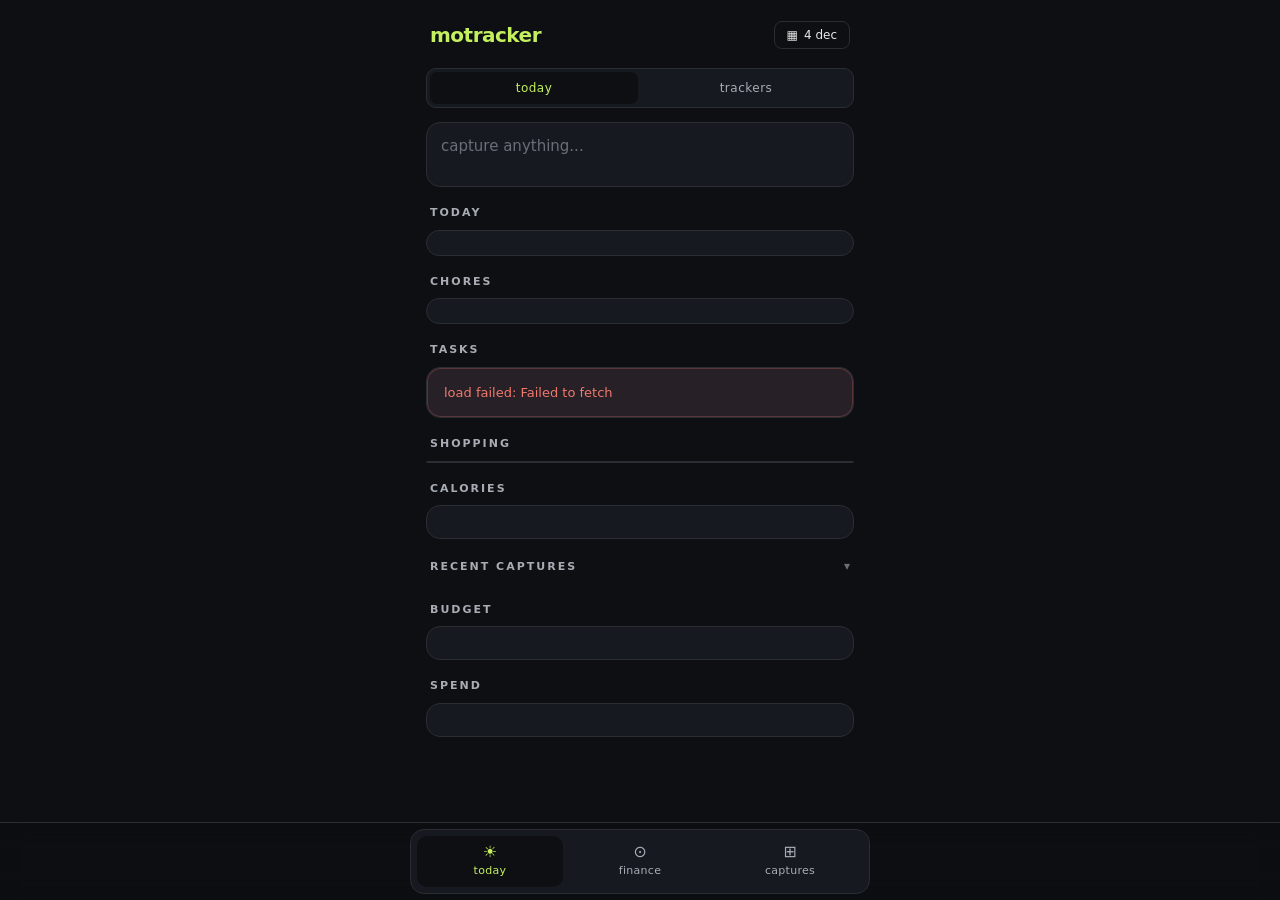
<file: index.html>
<!DOCTYPE html>
<html lang="en">
<head>
<meta charset="UTF-8" />
<meta name="viewport" content="width=device-width, initial-scale=1.0, viewport-fit=cover" />
<meta name="theme-color" content="#0d0f12" />
<title>Motracker — today</title>
<link rel="stylesheet" href="./nav.css" />
<script src="./nav.js" defer></script>
<style>
  :root {
    --bg: #0d0f12;
    --surface: #161a20;
    --surface-hover: #1c2026;
    --border: #22262c;
    --border-strong: #2a2d33;
    --text: #e8e8e8;
    --text-dim: #a8acb4;
    --text-faint: #6a6e76;
    --accent: #c4f060;
    --accent-dim: #9bb84c;
    --spend: #f0a955;
    --spend-dim: #ba7517;
    --danger: #f0796e;
    --danger-bg: rgba(240, 121, 110, 0.15);
    --edit: #85b7eb;
    --edit-bg: rgba(55, 138, 221, 0.15);
    --radius: 14px;
  }
  * { box-sizing: border-box; margin: 0; padding: 0; -webkit-tap-highlight-color: transparent; }
  html, body { background: var(--bg); }
  body {
    font-family: 'Inter', -apple-system, BlinkMacSystemFont, system-ui, sans-serif;
    color: var(--text);
    padding: 16px 16px 80px;
    max-width: 460px;
    margin: 0 auto;
    font-size: 15px;
    line-height: 1.5;
    min-height: 100vh;
  }

  header {
    display: flex; align-items: baseline; justify-content: space-between;
    margin-bottom: 18px; padding: 4px 4px 0;
  }
  header h1 { font-size: 20px; font-weight: 600; letter-spacing: -0.5px; color: var(--accent); }
  header h1.past { color: var(--edit); }
  .header-right { display: flex; align-items: baseline; gap: 14px; }
  .header-right .date {
    font-size: 13px; color: var(--text-dim); letter-spacing: 0.3px;
    cursor: pointer; padding: 2px 6px; border-radius: 6px;
    border: 1px solid transparent;
    transition: border-color 0.15s, background 0.15s;
  }
  .header-right .date:active { background: var(--surface-hover); border-color: var(--border-strong); }
  .header-right .date.past {
    color: var(--edit); border-color: rgba(55, 138, 221, 0.3);
    background: rgba(55, 138, 221, 0.05);
  }
  .header-right .nav { font-size: 13px; color: var(--text-faint); text-decoration: none; }
  .header-right .nav:hover { color: var(--accent); }
  .back-today {
    display: none;
    margin-bottom: 14px;
    padding: 8px 12px;
    background: rgba(55, 138, 221, 0.08);
    border: 1px solid rgba(55, 138, 221, 0.25);
    border-radius: 8px;
    color: var(--edit);
    font-size: 13px;
    text-align: center;
    text-decoration: none;
    cursor: pointer;
  }
  .back-today.show { display: block; }

  .capture {
    background: var(--surface); border: 1px solid var(--border-strong);
    border-radius: var(--radius); padding: 12px 14px; margin-bottom: 18px;
    transition: border-color 0.15s;
  }
  .capture:focus-within { border-color: var(--accent); }
  .capture textarea {
    width: 100%; border: none; background: transparent; color: var(--text);
    font-family: inherit; font-size: 15px; line-height: 1.5; resize: none;
    outline: none; min-height: 22px; max-height: 200px; overflow-y: auto;
  }
  .capture textarea::placeholder { color: var(--text-faint); }
  .capture-bar {
    display: flex; justify-content: space-between; align-items: center;
    margin-top: 10px; height: 0; overflow: hidden; transition: height 0.2s;
  }
  .capture:focus-within .capture-bar,
  .capture.has-text .capture-bar { height: 32px; }
  .capture-bar .hint { font-size: 12px; color: var(--text-faint); }
  .capture-bar button {
    background: var(--accent); color: var(--bg); border: none; border-radius: 8px;
    padding: 6px 14px; font-family: inherit; font-size: 13px; font-weight: 600; cursor: pointer;
  }
  .capture-bar button:disabled {
    background: var(--border-strong); color: var(--text-faint); cursor: not-allowed;
  }

  section { margin-bottom: 18px; }
  .section-head {
    display: flex; align-items: baseline; justify-content: space-between; padding: 0 4px 8px;
    cursor: default;
    -webkit-user-select: none; user-select: none;
  }
  .section-head.collapsible { cursor: pointer; }
  .section-head h2 {
    font-size: 11px; font-weight: 600; letter-spacing: 2px;
    text-transform: uppercase; color: var(--text-dim);
  }
  .section-head .count { font-size: 12px; color: var(--text-faint); }
  .section-head .chevron {
    font-size: 12px; color: var(--text-faint);
    transition: transform 0.2s; display: inline-block;
  }
  .section-head .chevron.open { transform: rotate(180deg); }

  /* trackers */
  .trackers {
    background: var(--surface); border: 1px solid var(--border-strong);
    border-radius: var(--radius); padding: 12px;
    display: grid; grid-template-columns: 1fr 1fr; gap: 8px;
  }
  .tracker {
    background: var(--bg); border: 1px solid var(--border);
    border-radius: 10px; padding: 10px 12px;
    display: flex; flex-direction: column; gap: 6px;
    min-height: 64px; -webkit-user-select: none; user-select: none;
  }
  .tracker.span-2 { grid-column: 1 / -1; }
  .tracker-label {
    font-size: 10px; font-weight: 600; letter-spacing: 1.5px;
    text-transform: uppercase; color: var(--text-faint);
  }
  .tracker-row { display: flex; align-items: center; justify-content: space-between; gap: 8px; }
  .tracker-val { font-size: 18px; font-weight: 600; color: var(--text); font-variant-numeric: tabular-nums; }
  .tracker-val .unit { font-size: 11px; color: var(--text-faint); font-weight: 400; margin-left: 4px; letter-spacing: 0.5px; }
  .tracker-val.over { color: var(--spend); }
  .tracker-val.bad  { color: var(--danger); }
  .tracker-val.good { color: var(--accent); }

  .tracker-btn {
    background: var(--surface-hover); border: 1px solid var(--border-strong);
    color: var(--text); border-radius: 8px;
    width: 32px; height: 32px; font-size: 18px; font-weight: 500;
    display: flex; align-items: center; justify-content: center;
    cursor: pointer; padding: 0;
  }
  .tracker-btn:active { background: var(--border-strong); }
  .tracker-btn.minus { color: var(--text-faint); }

  .tracker-toggle {
    display: flex; align-items: center; justify-content: center;
    width: 28px; height: 28px; border-radius: 8px;
    border: 1.5px solid var(--border-strong); background: transparent;
    cursor: pointer; flex-shrink: 0;
  }
  .tracker-toggle.on {
    background: var(--accent); border-color: var(--accent);
    color: var(--bg);
  }
  .tracker-toggle.on::after { content: "✓"; font-weight: 700; font-size: 16px; }

  .tracker.past .tracker-btn,
  .tracker.past .tracker-toggle { pointer-events: none; opacity: 0.65; }

  /* chores: decay bars with tap-to-reset */
  .chores {
    background: var(--surface); border: 1px solid var(--border-strong);
    border-radius: var(--radius); padding: 12px;
    display: flex; flex-direction: column; gap: 10px;
  }
  .chore-row {
    display: flex; align-items: center; gap: 10px;
    -webkit-user-select: none; user-select: none;
  }
  .chore-label {
    flex: 0 0 70px;
    font-size: 12px; color: var(--text); font-weight: 500;
    letter-spacing: 0.3px;
  }
  .chore-bar-wrap {
    flex: 1;
    height: 10px; background: var(--border);
    border-radius: 5px; overflow: hidden;
    position: relative;
    cursor: pointer;
  }
  .chore-bar-fill {
    height: 100%; border-radius: 5px;
    transition: width 0.4s ease-out, background 0.3s;
  }
  .chore-bar-fill.fresh   { background: var(--accent); }
  .chore-bar-fill.warning { background: var(--spend); }
  .chore-bar-fill.stale   { background: var(--danger); }
  .chore-sub {
    flex: 0 0 60px;
    font-size: 11px; color: var(--text-faint);
    text-align: right; font-variant-numeric: tabular-nums;
  }
  .chore-reset {
    background: var(--surface-hover); border: 1px solid var(--border-strong);
    color: var(--text); border-radius: 6px;
    width: 30px; height: 26px; font-size: 14px;
    display: flex; align-items: center; justify-content: center;
    cursor: pointer; padding: 0; flex-shrink: 0;
  }
  .chore-reset:active { background: var(--border-strong); }
  .chores.past .chore-bar-wrap,
  .chores.past .chore-reset { pointer-events: none; opacity: 0.65; }

  .list {
    background: var(--surface); border: 1px solid var(--border-strong);
    border-radius: var(--radius); overflow: hidden;
  }
  .list.hidden { display: none; }
  .list-item {
    display: flex; align-items: flex-start; gap: 12px;
    padding: 14px 16px; border-bottom: 1px solid var(--border);
    cursor: pointer;
    transition: background 0.1s, transform 0.5s ease-out, border-color 0.5s ease-out;
    -webkit-user-select: none; user-select: none;
    -webkit-touch-callout: none;
    position: relative;
  }
  .list-item:last-child { border-bottom: none; }
  .list-item:active { background: var(--surface-hover); }
  .list-item.optimistic { opacity: 0.55; }

  /* shared long-press visual states */
  .long-pressable {
    -webkit-user-select: none; user-select: none;
    -webkit-touch-callout: none;
    position: relative;
  }
  .long-pressable.pressing {
    background: var(--danger-bg);
    transform: scale(0.98);
    transition: background 0.5s ease-out, transform 0.5s ease-out;
  }
  .long-pressable.armed { background: var(--danger-bg); }
  .long-pressable.armed:active { background: var(--danger-bg); }

  .action-bar { display: flex; align-items: center; gap: 8px; width: 100%; flex-wrap: wrap; }
  .action-text { flex: 1; min-width: 100px; font-size: 14px; color: var(--text-dim); }
  .action-btn {
    border: none;
    padding: 6px 14px; border-radius: 6px; font-size: 13px; font-weight: 600;
    cursor: pointer; letter-spacing: 0.3px;
    font-family: inherit;
  }
  .action-btn.edit { background: var(--edit); color: #fff; }
  .action-btn.delete { background: var(--danger); color: #fff; }
  .action-btn.cancel {
    background: transparent; color: var(--text-dim);
    border: 1px solid var(--border-strong);
  }
  .food-entry .action-text,
  .spend-entry .action-text { font-size: 13px; }
  .food-entry .action-btn,
  .spend-entry .action-btn { padding: 5px 10px; font-size: 12px; }

  .checkbox {
    width: 20px; height: 20px; border: 1.5px solid var(--text-faint);
    border-radius: 6px; flex-shrink: 0; margin-top: 1px;
    display: flex; align-items: center; justify-content: center; transition: all 0.15s;
  }
  .list-item.done .checkbox { background: var(--accent); border-color: var(--accent); }
  .list-item.done .checkbox::after {
    content: "✓"; color: var(--bg); font-size: 14px; font-weight: 700; line-height: 1;
  }
  .item-body { flex: 1; min-width: 0; }
  .item-text { font-size: 15px; line-height: 1.4; word-wrap: break-word; }
  .item-meta {
    display: flex; flex-wrap: wrap; gap: 6px; margin-top: 6px;
    font-size: 12px; color: var(--text-dim); align-items: center;
  }
  .item-meta:empty { display: none; }
  .deadline { color: var(--accent-dim); font-weight: 500; padding: 2px 4px; }
  .deadline.overdue { color: var(--danger); }
  .age { color: var(--text-faint); font-style: italic; padding: 2px 4px; }

  .tag {
    padding: 2px 8px; border-radius: 10px;
    font-size: 11px; font-weight: 500; letter-spacing: 0.2px;
    border: 1px solid transparent;
  }
  .tag-work     { background: rgba(55, 138, 221, 0.12); color: #85b7eb; border-color: rgba(55, 138, 221, 0.25); }
  .tag-health   { background: rgba(99, 153, 34, 0.12);  color: #c0dd97; border-color: rgba(99, 153, 34, 0.25); }
  .tag-finance  { background: rgba(186, 117, 23, 0.12); color: #f0a955; border-color: rgba(186, 117, 23, 0.3); }
  .tag-mhc      { background: rgba(216, 90, 48, 0.12);  color: #f0997b; border-color: rgba(216, 90, 48, 0.3); }
  .tag-urgent   { background: rgba(226, 75, 74, 0.15);  color: #f09595; border-color: rgba(226, 75, 74, 0.35); }
  .tag-personal { background: rgba(29, 158, 117, 0.12); color: #5dcaa5; border-color: rgba(29, 158, 117, 0.25); }
  .tag-growth   { background: rgba(127, 119, 221, 0.15); color: #afa9ec; border-color: rgba(127, 119, 221, 0.3); }
  .tag-fusi     { background: rgba(212, 83, 126, 0.12); color: #ed93b1; border-color: rgba(212, 83, 126, 0.3); }
  .tag-default  { background: var(--border); color: var(--text-dim); border-color: var(--border-strong); }

  .route {
    font-size: 10px; padding: 2px 8px; border-radius: 10px;
    font-weight: 500; letter-spacing: 0.3px;
    border: 1px solid transparent; white-space: nowrap; flex-shrink: 0;
  }
  .route-tasks    { background: rgba(55, 138, 221, 0.12); color: #85b7eb; border-color: rgba(55, 138, 221, 0.25); }
  .route-shopping { background: rgba(29, 158, 117, 0.12); color: #5dcaa5; border-color: rgba(29, 158, 117, 0.25); }
  .route-calories { background: rgba(196, 240, 96, 0.12); color: #c4f060; border-color: rgba(196, 240, 96, 0.25); }
  .route-spend    { background: rgba(186, 117, 23, 0.12); color: #f0a955; border-color: rgba(186, 117, 23, 0.3); }
  .route-tobacco  { background: rgba(216, 90, 48, 0.12); color: #f0997b; border-color: rgba(216, 90, 48, 0.3); }
  .route-metric   { background: rgba(168, 172, 180, 0.12); color: var(--text-dim); border-color: var(--border-strong); }
  .route-note     { background: rgba(127, 119, 221, 0.15); color: #afa9ec; border-color: rgba(127, 119, 221, 0.3); }
  .route-reminder { background: rgba(212, 83, 126, 0.12); color: #ed93b1; border-color: rgba(212, 83, 126, 0.3); }
  .route-entry    { background: var(--border); color: var(--text-faint); border-color: var(--border-strong); }
  .route-multi    { background: rgba(168, 172, 180, 0.12); color: var(--text-dim); border-color: var(--border-strong); }

  .source {
    display: inline-flex; align-items: center; gap: 4px;
    padding: 3px 8px 3px 6px;
    border-radius: 10px;
    font-size: 11px; font-weight: 500; letter-spacing: 0.3px;
    border: 1px solid var(--border-strong);
    background: transparent; color: var(--text-dim);
    flex-shrink: 0; margin-top: 1px; white-space: nowrap;
  }
  .source-icon { font-size: 11px; line-height: 1; }
  .source-capture  .source-icon { color: var(--accent); }
  .source-gcal     .source-icon { color: #85b7eb; }
  .source-bank     .source-icon { color: #f0a955; }
  .source-chat     .source-icon { color: #afa9ec; }
  .source-gmail    .source-icon { color: #f09595; }
  .source-manual   .source-icon { color: var(--text-dim); }
  .source-revolut  .source-icon { color: #afa9ec; }
  .source-erste    .source-icon { color: #f0a955; }

  .list-item.done .item-text {
    color: var(--text-faint); text-decoration: line-through; text-decoration-color: var(--text-faint);
  }
  .list-item.done .item-meta { opacity: 0.5; }
  .list-item.done .source { opacity: 0.45; }

  .empty {
    padding: 18px 16px; text-align: center; font-size: 13px;
    color: var(--text-faint); font-style: italic;
  }
  .loading {
    padding: 18px 16px; text-align: center; font-size: 13px;
    color: var(--text-faint);
  }
  .error-msg {
    padding: 14px 16px; font-size: 13px; color: var(--danger);
    background: rgba(240, 121, 110, 0.08); border: 1px solid rgba(240, 121, 110, 0.25);
    border-radius: var(--radius);
  }


  /* BUDGET widget (cycle-aware "left to spend today") */
  .budget {
    background: var(--surface); border: 1px solid var(--border-strong);
    border-radius: var(--radius); padding: 16px;
  }
  .budget-hero {
    display: flex; align-items: baseline; justify-content: space-between;
    margin-bottom: 4px;
  }
  .budget-hero-label {
    font-size: 11px; font-weight: 600; letter-spacing: 1.5px;
    text-transform: uppercase; color: var(--text-dim);
  }
  .budget-hero-gap {
    font-size: 12px; font-weight: 500; color: var(--text-faint);
    font-variant-numeric: tabular-nums;
  }
  .budget-hero-gap.over { color: var(--spend); }
  .budget-amount {
    font-size: 28px; font-weight: 600; color: var(--accent);
    letter-spacing: -0.4px; font-variant-numeric: tabular-nums;
    margin-bottom: 2px; line-height: 1.15;
  }
  .budget-amount.over { color: var(--spend); }
  .budget-amount .unit {
    font-size: 14px; font-weight: 400; color: var(--text-dim);
    margin-left: 4px; letter-spacing: 0;
  }
  .budget-sub {
    font-size: 12px; color: var(--text-faint); margin-bottom: 12px;
    font-variant-numeric: tabular-nums;
  }
  .budget-bar {
    height: 6px; background: var(--border); border-radius: 3px;
    overflow: hidden; position: relative; margin-bottom: 10px;
  }
  .budget-bar-fill {
    height: 100%; background: var(--accent); border-radius: 3px;
    transition: width 0.4s ease-out;
  }
  .budget-bar-fill.over { background: var(--spend); }
  .budget-cycle-mark {
    position: absolute; top: -2px; bottom: -2px; width: 2px;
    background: var(--text-faint); opacity: 0.6;
  }
  .budget-foot {
    display: flex; justify-content: space-between;
    font-size: 12px; color: var(--text-dim);
    font-variant-numeric: tabular-nums;
  }
  .budget-foot .cycle-day { color: var(--text); font-weight: 500; }
  .budget-foot .today-spent { color: var(--spend-dim); }

  .metric {
    background: var(--surface); border: 1px solid var(--border-strong);
    border-radius: var(--radius); padding: 16px;
  }
  .metric-head {
    display: flex; justify-content: space-between; align-items: baseline; margin-bottom: 12px;
  }
  .metric-current {
    font-size: 22px; font-weight: 600; color: var(--text);
    letter-spacing: -0.3px; font-variant-numeric: tabular-nums;
  }
  .metric-current .unit {
    font-size: 13px; font-weight: 400; color: var(--text-dim);
    margin-left: 4px; letter-spacing: 0;
  }
  .metric-pct {
    font-size: 15px; font-weight: 600; color: var(--accent);
    font-variant-numeric: tabular-nums;
  }
  .metric-pct.spend-color { color: var(--spend); }
  .metric-pct.over { color: var(--danger); }
  .bar { height: 8px; background: var(--border); border-radius: 4px; overflow: hidden; position: relative; }
  .bar-fill { height: 100%; background: var(--accent); border-radius: 4px; transition: width 0.4s ease-out; }
  .bar-fill.spend-color { background: var(--spend); }
  .bar-fill.over { background: var(--danger); }
  .metric-foot {
    margin-top: 10px; font-size: 13px; color: var(--text-dim);
    display: flex; justify-content: space-between;
    font-variant-numeric: tabular-nums;
  }
  .metric-foot .goal-value { color: var(--text); font-weight: 500; }
  .metric-foot .remaining { color: var(--accent-dim); font-weight: 500; }
  .metric-foot .remaining.spend-color { color: var(--spend-dim); }
  .metric-foot .remaining.over { color: var(--danger); }

  .metric-detail {
    margin-top: 14px; padding-top: 12px;
    border-top: 1px solid var(--border);
  }
  .metric-detail-toggle {
    display: flex; justify-content: space-between; align-items: center;
    cursor: pointer; user-select: none; -webkit-user-select: none;
  }
  .metric-detail-toggle .label {
    font-size: 12px; color: var(--text-dim); letter-spacing: 0.5px;
  }
  .metric-detail-toggle .chevron {
    font-size: 13px; color: var(--text-faint);
    transition: transform 0.2s;
  }
  .metric-detail-toggle .chevron.open { transform: rotate(180deg); }
  .metric-detail-body {
    margin-top: 10px; display: flex; flex-direction: column; gap: 8px;
  }
  .metric-detail-body.hidden { display: none; }

  .food-entry {
    padding: 8px 10px;
    background: rgba(196, 240, 96, 0.04);
    border: 1px solid rgba(196, 240, 96, 0.12);
    border-radius: 8px;
    cursor: pointer;
    transition: background 0.1s, transform 0.5s ease-out;
  }
  .food-entry:active { background: rgba(196, 240, 96, 0.08); }
  .food-entry-head {
    display: flex; justify-content: space-between; align-items: baseline;
    margin-bottom: 4px;
  }
  .food-entry-time { font-size: 12px; color: var(--text-faint); }
  .food-entry-kcal { font-size: 12px; color: var(--accent); font-weight: 500; }
  .food-entry-note {
    font-size: 13px; color: var(--text); line-height: 1.4;
    word-wrap: break-word;
  }

  .spend-entry {
    padding: 8px 10px;
    background: rgba(240, 169, 85, 0.04);
    border: 1px solid rgba(240, 169, 85, 0.12);
    border-radius: 8px;
    cursor: pointer;
    transition: background 0.1s, transform 0.5s ease-out;
  }
  .spend-entry:active { background: rgba(240, 169, 85, 0.08); }
  .spend-entry-head {
    display: flex; justify-content: space-between; align-items: baseline;
    margin-bottom: 4px;
  }
  .spend-entry-time { font-size: 12px; color: var(--text-faint); }
  .spend-entry-amount { font-size: 12px; color: var(--spend); font-weight: 500; }
  .spend-entry-merchant {
    font-size: 13px; color: var(--text); line-height: 1.4;
    word-wrap: break-word;
  }
  .spend-entry-source {
    display: inline-block;
    font-size: 10px; padding: 1px 6px;
    border-radius: 8px; margin-left: 6px;
    border: 1px solid var(--border-strong);
    color: var(--text-faint);
    vertical-align: middle;
  }
  .spend-entry-source.src-revolut { color: #afa9ec; border-color: rgba(127, 119, 221, 0.3); }
  .spend-entry-source.src-erste   { color: #f0a955; border-color: rgba(186, 117, 23, 0.3); }

  /* captures list (TODAY) */
  .captures-list { background: var(--surface); border: 1px solid var(--border-strong); border-radius: var(--radius); overflow: hidden; }
  .captures-list.hidden { display: none; }
  .capture-row {
    padding: 10px 14px;
    border-bottom: 1px solid var(--border);
    display: flex; justify-content: space-between; align-items: baseline; gap: 10px;
  }
  .capture-row:last-child { border-bottom: none; }
  .capture-row-body { flex: 1; min-width: 0; }
  .capture-row-text {
    font-size: 13px; line-height: 1.4;
    overflow: hidden; text-overflow: ellipsis; white-space: nowrap;
  }
  .capture-row-meta {
    font-size: 11px; color: var(--text-faint); margin-top: 2px;
  }

  .toast {
    position: fixed; bottom: 24px; left: 50%;
    transform: translateX(-50%) translateY(80px);
    background: var(--accent); color: var(--bg);
    padding: 12px 20px; border-radius: 12px;
    font-size: 14px; font-weight: 500;
    box-shadow: 0 4px 20px rgba(0,0,0,0.4);
    opacity: 0; transition: all 0.3s ease-out;
    z-index: 100; max-width: 360px; text-align: center;
    display: flex; align-items: center; gap: 14px;
  }
  .toast.show { opacity: 1; transform: translateX(-50%) translateY(0); }
  .toast.error { background: var(--danger); color: #fff; }
  .toast.action {
    background: var(--surface);
    color: var(--text);
    border: 1px solid var(--border-strong);
    padding: 10px 8px 10px 18px;
  }
  .toast .toast-msg { flex: 1; text-align: left; }
  .toast .toast-action {
    background: transparent;
    color: var(--accent);
    border: none;
    padding: 6px 12px;
    font-family: inherit;
    font-size: 13px;
    font-weight: 600;
    cursor: pointer;
    border-radius: 8px;
    letter-spacing: 0.5px;
  }
  .toast .toast-action:active { background: rgba(196, 240, 96, 0.1); }
  .toast .toast-progress {
    position: absolute;
    bottom: 0; left: 0;
    height: 2px;
    background: var(--accent);
    border-radius: 0 0 12px 12px;
    width: 100%;
    transform-origin: left;
  }

  /* CALENDAR MODAL */
  .modal-backdrop {
    position: fixed; inset: 0; background: rgba(0,0,0,0.6);
    display: none; align-items: center; justify-content: center;
    z-index: 200; padding: 20px;
  }
  .modal-backdrop.show { display: flex; }
  .modal {
    background: var(--surface); border: 1px solid var(--border-strong);
    border-radius: var(--radius); padding: 18px;
    width: 100%; max-width: 360px;
  }
  .modal-title {
    font-size: 14px; font-weight: 600; color: var(--text);
    margin-bottom: 14px;
    display: flex; justify-content: space-between; align-items: center;
  }
  .modal-close {
    background: transparent; border: none; color: var(--text-faint);
    font-size: 18px; cursor: pointer; padding: 4px 8px;
    line-height: 1;
  }
  .cal-nav {
    display: flex; justify-content: space-between; align-items: center;
    margin-bottom: 10px;
  }
  .cal-nav-btn {
    background: transparent; border: 1px solid var(--border-strong);
    color: var(--text-dim); padding: 4px 10px; border-radius: 6px;
    cursor: pointer; font-size: 14px;
  }
  .cal-nav-btn:active { background: var(--surface-hover); }
  .cal-month-label {
    font-size: 14px; font-weight: 600; color: var(--text);
  }
  .cal-grid {
    display: grid; grid-template-columns: repeat(7, 1fr); gap: 2px;
  }
  .cal-dow {
    text-align: center; font-size: 10px; color: var(--text-faint);
    text-transform: uppercase; letter-spacing: 1px;
    padding: 6px 0;
  }
  .cal-day {
    text-align: center; padding: 8px 0; font-size: 13px;
    color: var(--text); cursor: pointer; border-radius: 6px;
    background: transparent;
    border: 1px solid transparent;
    font-family: inherit;
    font-variant-numeric: tabular-nums;
  }
  .cal-day:active { background: var(--surface-hover); }
  .cal-day.other-month { color: var(--text-faint); opacity: 0.4; }
  .cal-day.today {
    color: var(--accent); font-weight: 600;
    border-color: rgba(196, 240, 96, 0.3);
  }
  .cal-day.selected {
    background: var(--edit); color: #fff; font-weight: 600;
  }
  .cal-day.future {
    color: var(--text-faint); opacity: 0.3; cursor: not-allowed;
  }
  .cal-foot {
    margin-top: 14px; display: flex; justify-content: center;
  }
  .cal-foot button {
    background: transparent; border: 1px solid var(--border-strong);
    color: var(--text-dim); padding: 6px 14px; border-radius: 8px;
    cursor: pointer; font-family: inherit; font-size: 13px;
  }
  .cal-foot button:active { background: var(--surface-hover); }

  /* EDIT MODAL */
  .edit-modal { max-width: 380px; }
  .edit-field { margin-bottom: 12px; }
  .edit-label {
    display: block; font-size: 11px; color: var(--text-dim);
    text-transform: uppercase; letter-spacing: 1.5px;
    margin-bottom: 6px;
  }
  .edit-input, .edit-textarea, .edit-select {
    width: 100%;
    background: var(--bg);
    border: 1px solid var(--border-strong);
    border-radius: 8px;
    padding: 9px 12px;
    color: var(--text);
    font-family: inherit;
    font-size: 14px;
    outline: none;
    transition: border-color 0.15s;
  }
  .edit-input:focus, .edit-textarea:focus, .edit-select:focus {
    border-color: var(--edit);
  }
  .edit-textarea { resize: vertical; min-height: 60px; max-height: 200px; }
  .edit-actions {
    display: flex; gap: 8px; justify-content: flex-end;
    margin-top: 16px;
  }
  .edit-actions button {
    border: none; border-radius: 8px; padding: 8px 16px;
    font-family: inherit; font-size: 13px; font-weight: 600;
    cursor: pointer;
  }
  .btn-cancel { background: var(--border-strong); color: var(--text); }
  .btn-save { background: var(--accent); color: var(--bg); }
  .btn-save:disabled {
    background: var(--border-strong); color: var(--text-faint); cursor: not-allowed;
  }
</style>
</head>
<body>

<div class="capture" id="capture">
  <textarea id="captureInput" rows="1" placeholder="capture anything..."></textarea>
  <div class="capture-bar">
    <span class="hint">enter to send · shift+enter for newline</span>
    <button id="captureBtn" disabled>send</button>
  </div>
</div>

<section>
  <div class="section-head">
    <h2>today</h2>
  </div>
  <div class="trackers" id="trackersToday"></div>
</section>

<section>
  <div class="section-head">
    <h2>chores</h2>
  </div>
  <div class="chores" id="chores"></div>
</section>

<section>
  <div class="section-head collapsible" id="tasksHead">
    <h2>tasks</h2>
    <span class="count" id="tasksCount"></span>
  </div>
  <div class="list" id="tasksList">
    <div class="loading">loading…</div>
  </div>
</section>

<section>
  <div class="section-head collapsible" id="shoppingHead">
    <h2>shopping</h2>
    <span class="count" id="shoppingCount"></span>
  </div>
  <div class="list" id="shoppingList">
    <div class="loading">loading…</div>
  </div>
</section>

<section>
  <div class="section-head"><h2>calories</h2></div>
  <div class="metric" id="caloriesMetric">
    <div class="loading">loading…</div>
  </div>
</section>

<section>
  <div class="section-head collapsible" id="capturesHead">
    <h2>recent captures</h2>
    <span class="count" id="capturesCount"><span class="chevron" id="capturesChevron">▾</span></span>
  </div>
  <div class="captures-list hidden" id="capturesList">
    <div class="loading">loading…</div>
  </div>
</section>

<section>
  <div class="section-head"><h2>budget</h2></div>
  <div class="budget" id="budgetWidget">
    <div class="loading">loading…</div>
  </div>
</section>

<section>
  <div class="section-head"><h2>spend</h2></div>
  <div class="metric" id="spendMetric">
    <div class="loading">loading…</div>
  </div>
</section>

<div class="toast" id="toast"></div>

<div class="modal-backdrop" id="editBackdrop">
  <div class="modal edit-modal">
    <div class="modal-title">
      <span id="editTitle">edit</span>
      <button class="modal-close" id="editClose">✕</button>
    </div>
    <div id="editFields"></div>
    <div class="edit-actions">
      <button class="btn-cancel" id="editCancel">cancel</button>
      <button class="btn-save" id="editSave">save</button>
    </div>
  </div>
</div>

<script>
  // Init shared nav
  window.addEventListener('DOMContentLoaded', () => {
    MotrackerNav.init({ active: 'today', sub: 'today', title: 'motracker' });
  });

  const SUPABASE_URL = "https://fwqhomgawlgicqiqqqhw.supabase.co";
  const SUPABASE_ANON_KEY = "eyJhbGciOiJIUzI1NiIsInR5cCI6IkpXVCJ9.eyJpc3MiOiJzdXBhYmFzZSIsInJlZiI6ImZ3cWhvbWdhd2xnaWNxaXFxcWh3Iiwicm9sZSI6ImFub24iLCJpYXQiOjE3NzcyMTE1NDYsImV4cCI6MjA5Mjc4NzU0Nn0.LF82rWM0rX5FKY0Qo5Vsym_VWgV2reL_U8LkHbfWVHI";
  const CAPTURE_FN_URL = `${SUPABASE_URL}/functions/v1/capture`;
  const REST = `${SUPABASE_URL}/rest/v1`;
  const HEADERS = {
    "apikey": SUPABASE_ANON_KEY,
    "Authorization": `Bearer ${SUPABASE_ANON_KEY}`,
    "Content-Type": "application/json",
  };
  const TAG_CLASSES = {
    work: 'tag-work', mhc: 'tag-mhc', health: 'tag-health', finance: 'tag-finance',
    urgent: 'tag-urgent', personal: 'tag-personal', growth: 'tag-growth', fusi: 'tag-fusi',
  };
  const SOURCES = {
    capture: { icon: '✎', label: 'capture' },
    gcal:    { icon: '◰', label: 'gcal'    },
    bank:    { icon: '€', label: 'bank'    },
    chat:    { icon: '◇', label: 'chat'    },
    gmail:   { icon: '✉', label: 'gmail'   },
    manual:  { icon: '•', label: 'manual'  },
    revolut: { icon: '€', label: 'revolut' },
    erste:   { icon: '€', label: 'erste'   },
  };
  const LONG_PRESS_MS = 500;
  const UNDO_TIMEOUT_MS = 5000;

  function todayISO() {
    const fmt = new Intl.DateTimeFormat('en-CA', {
      timeZone: 'Europe/Budapest',
      year: 'numeric', month: '2-digit', day: '2-digit',
    });
    return fmt.format(new Date());
  }

  const TODAY = todayISO();
  const urlParams = new URLSearchParams(window.location.search);
  const urlDate = urlParams.get('date');
  const VIEW_DATE = (urlDate && /^\d{4}-\d{2}-\d{2}$/.test(urlDate) && urlDate <= TODAY)
    ? urlDate : TODAY;
  const IS_PAST = VIEW_DATE !== TODAY;

  let TASKS = [];
  let SHOPPING = [];
  let CALORIES_VIEW = 0;
  let SPEND_VIEW = 0;
  let FOOD_ENTRIES = [];
  let SPEND_ENTRIES = [];
  let RECENT_CAPTURES = [];
  let GOALS = { calories: 2500, spend: 10000 };
  let BUDGET = null;  // { pot, cycleStart, cycleEnd, dayN, daysTotal, daysRemaining, discretionarySpent, recurringSpent, todayDiscretionary, eurHufRate }
  let CAPTURES_OPEN = false;
  let FOOD_OPEN = false;
  let SPEND_OPEN = false;
  let TASKS_OPEN = true;
  let SHOPPING_OPEN = true;

  const DELETABLES = {
    tasks: {
      array: () => TASKS,
      render: () => renderTasks(),
      label:  row => row.text,
      canEdit: () => true,
      editFields: ['text', 'deadline', 'tags', 'done'],
    },
    shopping: {
      array: () => SHOPPING,
      render: () => renderShopping(),
      label:  row => row.item,
      canEdit: () => true,
      editFields: ['item', 'tags', 'done'],
    },
    metrics_calories: {
      table: 'metrics',
      array: () => FOOD_ENTRIES,
      render: () => renderCaloriesMetric(),
      label:  row => row.note || '(no description)',
      afterRemove:  row => { CALORIES_VIEW -= +row.value; },
      afterRestore: row => { CALORIES_VIEW += +row.value; },
      canEdit: () => true,
      editFields: ['note', 'value_kcal'],
    },
    metrics_spend: {
      table: 'metrics',
      array: () => SPEND_ENTRIES,
      render: () => renderSpendMetric(),
      label:  row => row.note || '(no merchant)',
      afterRemove:  row => { SPEND_VIEW -= +row.value; },
      afterRestore: row => { SPEND_VIEW += +row.value; },
      canEdit: (row) => {
        const src = (row.source || '').toLowerCase();
        return src !== 'revolut' && src !== 'erste';
      },
      editFields: ['note', 'value_huf'],
    },
  };

  async function sbGet(path) {
    const res = await fetch(`${REST}/${path}`, { headers: HEADERS });
    if (!res.ok) throw new Error(`GET ${path}: ${res.status}`);
    return res.json();
  }
  async function sbPatch(path, body) {
    const res = await fetch(`${REST}/${path}`, {
      method: "PATCH",
      headers: { ...HEADERS, "Prefer": "return=representation" },
      body: JSON.stringify(body),
    });
    if (!res.ok) {
      const t = await res.text();
      throw new Error(`PATCH ${path}: ${res.status} ${t}`);
    }
    return res.json();
  }
  async function sbDelete(path) {
    const res = await fetch(`${REST}/${path}`, { method: "DELETE", headers: HEADERS });
    if (!res.ok) {
      const t = await res.text();
      throw new Error(`DELETE ${path}: ${res.status} ${t}`);
    }
    return true;
  }
  async function sbPost(path, body) {
    const res = await fetch(`${REST}/${path}`, {
      method: "POST",
      headers: { ...HEADERS, "Content-Type": "application/json", "Prefer": "return=representation" },
      body: JSON.stringify(body),
    });
    if (!res.ok) {
      const t = await res.text();
      throw new Error(`POST ${path}: ${res.status} ${t}`);
    }
    return res.json();
  }

  async function loadGoals() {
    try {
      const rows = await sbGet(`settings?key=in.(daily_calorie_target,daily_spend_target_huf,monthly_budget_huf,budget_day,eur_huf_rate)`);
      rows.forEach(r => {
        if (r.key === "daily_calorie_target")     GOALS.calories = +r.value;
        if (r.key === "daily_spend_target_huf")   GOALS.spend    = +r.value;
        if (r.key === "monthly_budget_huf")       GOALS.pot      = +r.value;
        if (r.key === "budget_day")               GOALS.budgetDay = +r.value;
        if (r.key === "eur_huf_rate")             GOALS.eurHuf   = +r.value;
      });
      if (!GOALS.pot)        GOALS.pot = 300000;
      if (!GOALS.budgetDay)  GOALS.budgetDay = 5;
      if (!GOALS.eurHuf)     GOALS.eurHuf = 350;
    } catch (e) { console.warn("Failed to load goals, using defaults:", e); }
  }

  // Budget cycle helpers
  function budgetCycle(refDate) {
    // Returns { cycleStart, cycleEnd } as YYYY-MM-DD strings for the cycle containing refDate.
    // Cycle = budgetDay of month N -> (budgetDay - 1) of month N+1.
    const day = GOALS.budgetDay || 5;
    const [y, m, d] = refDate.split('-').map(Number);
    let startY = y, startM = m;  // 1-indexed month
    if (d < day) { startM -= 1; if (startM < 1) { startM = 12; startY -= 1; } }
    let endY = startY, endM = startM + 1;
    if (endM > 12) { endM = 1; endY += 1; }
    // end date = (day - 1) of endM, but cap at last-day-of-month
    const lastDayOfEndM = new Date(endY, endM, 0).getDate();
    const endD = Math.min(day - 1, lastDayOfEndM);
    const start = `${startY}-${String(startM).padStart(2, '0')}-${String(day).padStart(2, '0')}`;
    const end   = `${endY}-${String(endM).padStart(2, '0')}-${String(endD).padStart(2, '0')}`;
    return { cycleStart: start, cycleEnd: end };
  }
  function daysBetween(aISO, bISO) {
    const a = new Date(aISO + 'T00:00:00');
    const b = new Date(bISO + 'T00:00:00');
    return Math.round((b - a) / 86400000);
  }

  async function loadBudget() {
    try {
      const { cycleStart, cycleEnd } = budgetCycle(VIEW_DATE);
      // Fetch all spend metrics for the cycle up to and including TODAY (or VIEW_DATE if past)
      const endQuery = VIEW_DATE < cycleEnd ? VIEW_DATE : cycleEnd;
      const rows = await sbGet(
        `metrics?metric_type=eq.spend&date=gte.${cycleStart}&date=lte.${endQuery}` +
        `&select=value,unit,tags,date`
      );
      const eurHuf = GOALS.eurHuf || 350;
      let discretionary = 0, recurring = 0, today = 0;
      for (const r of rows) {
        const huf = r.unit === 'EUR' ? +r.value * eurHuf : +r.value;
        const isRecurring = Array.isArray(r.tags) && r.tags.includes('recurring');
        if (isRecurring) recurring += huf;
        else discretionary += huf;
        if (r.date === VIEW_DATE && !isRecurring) today += huf;
      }
      const daysTotal     = daysBetween(cycleStart, cycleEnd) + 1;
      const dayN          = daysBetween(cycleStart, VIEW_DATE) + 1;
      const daysRemaining = Math.max(0, daysBetween(VIEW_DATE, cycleEnd));
      BUDGET = {
        pot: GOALS.pot || 300000,
        cycleStart, cycleEnd, dayN, daysTotal, daysRemaining,
        discretionarySpent: Math.round(discretionary),
        recurringSpent:     Math.round(recurring),
        todayDiscretionary: Math.round(today),
        eurHufRate: eurHuf,
      };
    } catch (e) {
      console.warn("Failed to load budget:", e);
      BUDGET = null;
    }
  }

  function fmtMoney(n) {
    return Math.round(n).toLocaleString('en-US').replace(/,/g, ' ');
  }

  function renderBudget() {
    const el = document.getElementById('budgetWidget');
    if (!BUDGET) {
      el.innerHTML = '<div class="empty">no budget data</div>';
      return;
    }
    const { pot, dayN, daysTotal, daysRemaining, discretionarySpent, todayDiscretionary } = BUDGET;
    const remaining = pot - discretionarySpent;
    const overPot   = remaining < 0;

    // Cycle position marker (where TODAY sits along the cycle bar) — 0..100
    const cycleProgress = Math.min(100, Math.max(0, ((dayN - 1) / Math.max(1, daysTotal - 1)) * 100));

    // Headline + subline differ by state
    let heroAmount, heroLabel, heroGap = '', subline = '';
    if (!overPot && daysRemaining > 0) {
      // Within pot, days left: show daily allowance
      const perDay = Math.floor(remaining / Math.max(1, daysRemaining + 1));  // include today
      heroAmount = fmtMoney(perDay);
      heroLabel = 'left to spend today';
      heroGap = `${fmtMoney(remaining)} left in pot`;
      subline = `to stay on target through day ${daysTotal}`;
    } else if (!overPot && daysRemaining === 0) {
      // Last day of cycle, still within pot
      heroAmount = fmtMoney(remaining);
      heroLabel = 'left in pot (cycle ends today)';
    } else {
      // Over pot: show gap to target pace
      const dailyAvg = Math.round(discretionarySpent / Math.max(1, dayN));
      const targetDaily = Math.round(pot / daysTotal);
      heroAmount = fmtMoney(dailyAvg);
      heroLabel = 'avg / day this cycle';
      heroGap = `target ${fmtMoney(targetDaily)} / day`;
      subline = `${fmtMoney(-remaining)} over target so far`;
    }

    // Bar shows discretionary spent vs pot (clamped to 100%)
    const barPct = Math.min(100, (discretionarySpent / pot) * 100);

    el.innerHTML = `
      <div class="budget-hero">
        <span class="budget-hero-label">${heroLabel}</span>
        ${heroGap ? `<span class="budget-hero-gap${overPot ? ' over' : ''}">${heroGap}</span>` : ''}
      </div>
      <div class="budget-amount${overPot ? ' over' : ''}">${heroAmount}<span class="unit">HUF</span></div>
      ${subline ? `<div class="budget-sub">${subline}</div>` : '<div class="budget-sub">&nbsp;</div>'}
      <div class="budget-bar">
        <div class="budget-bar-fill${overPot ? ' over' : ''}" style="width:${barPct}%"></div>
        <div class="budget-cycle-mark" style="left:${cycleProgress}%"></div>
      </div>
      <div class="budget-foot">
        <span>day <span class="cycle-day">${dayN} of ${daysTotal}</span></span>
        <span class="today-spent">today: ${fmtMoney(todayDiscretionary)} HUF</span>
      </div>
    `;
  }


  async function loadTasks() {
    let url;
    if (IS_PAST) {
      url = `tasks?and=(done.eq.true,done_at.gte.${VIEW_DATE}T00:00:00,done_at.lte.${VIEW_DATE}T23:59:59)&select=*&order=done_at.desc`;
    } else {
      url = `tasks?or=(done.eq.false,and(done.eq.true,done_at.gte.${VIEW_DATE}T00:00:00))&select=*&order=created_at.desc`;
    }
    TASKS = await sbGet(url);
  }

  async function loadShopping() {
    let url;
    if (IS_PAST) {
      url = `shopping?and=(done.eq.true,done_at.gte.${VIEW_DATE}T00:00:00,done_at.lte.${VIEW_DATE}T23:59:59)&select=*&order=done_at.desc`;
    } else {
      url = `shopping?or=(done.eq.false,and(done.eq.true,done_at.gte.${VIEW_DATE}T00:00:00))&select=*&order=created_at.desc`;
    }
    SHOPPING = await sbGet(url);
  }

  async function loadMetrics() {
    const url = `metrics?date=eq.${VIEW_DATE}&metric_type=in.(calories,spend)&select=id,metric_type,value,note,source,created_at&order=created_at.desc`;
    const rows = await sbGet(url);
    CALORIES_VIEW = rows.filter(r => r.metric_type === "calories").reduce((s, r) => s + +r.value, 0);
    SPEND_VIEW    = rows.filter(r => r.metric_type === "spend").reduce((s, r) => s + +r.value, 0);
    FOOD_ENTRIES  = rows.filter(r => r.metric_type === "calories")
                        .map(r => ({ id: r.id, created_at: r.created_at, value: +r.value, note: r.note }));
    SPEND_ENTRIES = rows.filter(r => r.metric_type === "spend")
                        .map(r => ({ id: r.id, created_at: r.created_at, value: +r.value, note: r.note, source: r.source }));
  }

  async function loadRecentCaptures() {
    const dayStart = `${VIEW_DATE}T00:00:00`;
    const dayEnd   = `${VIEW_DATE}T23:59:59`;
    const entries = await sbGet(
      `entries?created_at=gte.${dayStart}&created_at=lte.${dayEnd}&select=*&order=created_at.desc`
    );
    if (entries.length === 0) { RECENT_CAPTURES = []; return; }
    const entryIds = entries.map(e => e.id);
    const idFilter = `entry_id=in.(${entryIds.join(',')})`;
    const [tasksRows, shoppingRows, notesRows, remindersRows, metricsRows] = await Promise.all([
      sbGet(`tasks?${idFilter}&select=entry_id`),
      sbGet(`shopping?${idFilter}&select=entry_id`),
      sbGet(`notes?${idFilter}&select=entry_id`),
      sbGet(`reminders?${idFilter}&select=entry_id`),
      sbGet(`metrics?${idFilter}&select=entry_id,metric_type`),
    ]);
    const routesByEntry = new Map();
    function add(entryId, label) {
      if (!routesByEntry.has(entryId)) routesByEntry.set(entryId, new Set());
      routesByEntry.get(entryId).add(label);
    }
    tasksRows.forEach(r => add(r.entry_id, 'tasks'));
    shoppingRows.forEach(r => add(r.entry_id, 'shopping'));
    notesRows.forEach(r => add(r.entry_id, 'note'));
    remindersRows.forEach(r => add(r.entry_id, 'reminder'));
    metricsRows.forEach(r => add(r.entry_id, r.metric_type));
    RECENT_CAPTURES = entries.map(e => {
      const labels = routesByEntry.has(e.id) ? Array.from(routesByEntry.get(e.id)) : [];
      return { entry: e, routes: labels.map(label => ({ label })) };
    });
  }

  // ---- trackers ----
  // Storage model (all in `metrics` table, source='tracker'):
  //   metric_type='workout_done',   unit='done'   value 0|1  toggle  — trained (gym, run, structured session)
  //   metric_type='workout_active', unit='done'   value 0|1  toggle  — moved (long walk, hike, manual labor, sport with friends)
  //     ^ workout_done and workout_active are SEPARATE activities, not states. Both can be true on the same day.
  //   metric_type='coffee',         unit='cups'   value N    counter, soft cap 3
  //   metric_type='water',          unit='ml'     value N    counter, +500ml steps, target 2000
  //   metric_type='cig_factory',    unit='cigs'   value N    counter, target 0  — factory-rolled cigarettes
  //   metric_type='cig_rolled',     unit='cigs'   value N    counter, target 0  — hand-rolled cigarettes
  //     ^ cig_factory and cig_rolled are also SEPARATE — different products, tracked separately by intent.
  // CHORES (decay model, separate from daily trackers above):
  //   metric_type='chore_dishes'|'chore_living'|'chore_bathroom'|'chore_kitchen', unit='reset', value=1
  //   Each reset = INSERT new row. Bar % derived at read: 100 - (hours_since_last / cadence_hours * 100), clamped 0-100.
  //   Cadences: dishes 3d, living 3d, bathroom 7d, kitchen 7d. Append mode — query MAX(created_at) per type.
  const TODAY_TRACKERS = [
    { key: 'workout_done',   metric_type: 'workout_done',   unit: 'done', kind: 'toggle',  label: 'workout' },
    { key: 'workout_active', metric_type: 'workout_active', unit: 'done', kind: 'toggle',  label: 'active day' },
    { key: 'coffee',         metric_type: 'coffee',         unit: 'cups', kind: 'counter', label: 'coffee',        step: 1,   softCap: 3,    unitLabel: '/3 cups' },
    { key: 'water',          metric_type: 'water',          unit: 'ml',   kind: 'counter', label: 'water',         step: 500, target: 2000,  unitLabel: '/2000ml' },
    { key: 'cig_factory',    metric_type: 'cig_factory',    unit: 'cigs', kind: 'counter', label: 'cig (factory)', step: 1,   target: 0,     unitLabel: 'cigs' },
    { key: 'cig_rolled',     metric_type: 'cig_rolled',     unit: 'cigs', kind: 'counter', label: 'cig (rolled)',  step: 1,   target: 0,     unitLabel: 'cigs' },
  ];
  const CHORES = [
    { key: 'dishes',   metric_type: 'chore_dishes',   label: 'dishes',   cadence: 3 },
    { key: 'living',   metric_type: 'chore_living',   label: 'living',   cadence: 3 },
    { key: 'bathroom', metric_type: 'chore_bathroom', label: 'bathroom', cadence: 7 },
    { key: 'kitchen',  metric_type: 'chore_kitchen',  label: 'kitchen',  cadence: 7 },
  ];
  const ALL_TRACKERS = [...TODAY_TRACKERS];
  // CHORES_STATE: key -> { lastResetAt: ISO string | null }
  let CHORES_STATE = {};
  // TRACKERS: key -> { id, value }   (id null = no row yet for VIEW_DATE)
  let TRACKERS = {};

  async function loadTrackers() {
    const types = [...new Set(ALL_TRACKERS.map(c => c.metric_type))];
    const url = `metrics?date=eq.${VIEW_DATE}&metric_type=in.(${types.join(',')})&select=id,metric_type,unit,value&order=created_at.asc`;
    const rows = await sbGet(url);
    TRACKERS = {};
    for (const cfg of ALL_TRACKERS) {
      // match by metric_type + unit (one row per metric_type+unit per day)
      const row = rows.find(r => r.metric_type === cfg.metric_type && r.unit === cfg.unit);
      TRACKERS[cfg.key] = row ? { id: row.id, value: +row.value } : { id: null, value: 0 };
    }
  }

  function renderTrackerTile(cfg, pastCls) {
    const t = TRACKERS[cfg.key] || { value: 0 };
    const v = t.value;
    const span = cfg.span2 ? ' span-2' : '';
    if (cfg.kind === 'toggle') {
      const on = v >= 1;
      return `
        <div class="tracker${pastCls}${span}" data-tk="${cfg.key}">
          <div class="tracker-label">${cfg.label}</div>
          <div class="tracker-row">
            <div class="tracker-val ${on ? 'good' : ''}">${on ? 'done' : '—'}</div>
            <button class="tracker-toggle ${on ? 'on' : ''}" data-action="toggle"></button>
          </div>
        </div>`;
    }
    if (cfg.kind === 'counter') {
      const val = v || 0;
      let valCls = '';
      if (cfg.softCap && val > cfg.softCap) valCls = 'over';
      if (cfg.target === 0 && val > 0)      valCls = 'bad';
      if (cfg.target && cfg.target > 0 && val >= cfg.target) valCls = 'good';
      const display = cfg.unit === 'ml' ? val.toLocaleString('en-US') : val;
      return `
        <div class="tracker${pastCls}${span}" data-tk="${cfg.key}">
          <div class="tracker-label">${cfg.label}</div>
          <div class="tracker-row">
            <div class="tracker-val ${valCls}">${display}<span class="unit">${cfg.unitLabel}</span></div>
            <div style="display:flex; gap:6px;">
              <button class="tracker-btn minus" data-action="dec">−</button>
              <button class="tracker-btn" data-action="inc">+</button>
            </div>
          </div>
        </div>`;
    }
    return '';
  }

  function renderTrackers() {
    const pastCls = IS_PAST ? ' past' : '';
    const todayEl = document.getElementById('trackersToday');
    if (todayEl) {
      todayEl.innerHTML = TODAY_TRACKERS.map(c => renderTrackerTile(c, pastCls)).join('');
    }
  }

  async function writeTracker(cfgKey, newValue) {
    if (IS_PAST) return;  // only mutate today
    const cfg = ALL_TRACKERS.find(c => c.key === cfgKey);
    if (!cfg) return;
    const cur = TRACKERS[cfgKey] || { id: null, value: 0 };
    // optimistic update
    const prevValue = cur.value;
    const prevId = cur.id;
    TRACKERS[cfgKey] = { id: cur.id, value: newValue };
    renderTrackers();
    try {
      if (cur.id) {
        const rows = await sbPatch(`metrics?id=eq.${cur.id}`, { value: newValue });
        if (rows && rows[0]) TRACKERS[cfgKey].id = rows[0].id;
      } else {
        const payload = {
          date: VIEW_DATE,
          metric_type: cfg.metric_type,
          unit: cfg.unit,
          value: newValue,
          source: 'tracker',
        };
        const rows = await sbPost('metrics', payload);
        if (rows && rows[0]) TRACKERS[cfgKey].id = rows[0].id;
      }
    } catch (e) {
      console.error('tracker write failed', e);
      TRACKERS[cfgKey] = { id: prevId, value: prevValue };
      renderTrackers();
      showToast('save failed', { error: true });
    }
  }

  function wireTrackerCard(elId) {
    const el = document.getElementById(elId);
    if (!el) return;
    el.addEventListener('click', (ev) => {
      const btn = ev.target.closest('[data-action]');
      if (!btn) return;
      const wrap = btn.closest('[data-tk]');
      if (!wrap) return;
      const key = wrap.dataset.tk;
      const cfg = ALL_TRACKERS.find(c => c.key === key);
      if (!cfg || IS_PAST) return;
      const cur = TRACKERS[key]?.value || 0;
      const action = btn.dataset.action;
      if (action === 'toggle') {
        writeTracker(key, cur >= 1 ? 0 : 1);
      } else if (action === 'inc') {
        writeTracker(key, cur + (cfg.step || 1));
      } else if (action === 'dec') {
        const next = cur - (cfg.step || 1);
        writeTracker(key, next < 0 ? 0 : next);
      }
    });
  }
  wireTrackerCard('trackersToday');

  // ---- chores (decay model) ----
  async function loadChores() {
    const types = CHORES.map(c => c.metric_type);
    // grab MAX(created_at) per metric_type. PostgREST doesn't support aggregates here,
    // so fetch the most recent row per type via ordered limit per type. Simpler: fetch
    // all chore_* rows in last 365 days and pick the latest per type client-side.
    // 365d window: if no reset in a year, treat as never-cleaned (worst state, pct=0).
    const since = new Date(Date.now() - 365 * 86400000).toISOString();
    const url = `metrics?metric_type=in.(${types.join(',')})&created_at=gte.${since}&select=metric_type,created_at&order=created_at.desc`;
    const rows = await sbGet(url);
    CHORES_STATE = {};
    for (const cfg of CHORES) {
      const latest = rows.find(r => r.metric_type === cfg.metric_type);
      CHORES_STATE[cfg.key] = { lastResetAt: latest ? latest.created_at : null };
    }
  }

  function chorePct(cfg) {
    const state = CHORES_STATE[cfg.key];
    if (!state || !state.lastResetAt) return 0;  // never cleaned = stale
    const elapsed = Date.now() - new Date(state.lastResetAt).getTime();
    const cadenceMs = cfg.cadence * 86400000;
    return Math.max(0, Math.min(100, 100 - (elapsed / cadenceMs) * 100));
  }

  function choreSubLabel(cfg) {
    const state = CHORES_STATE[cfg.key];
    if (!state || !state.lastResetAt) return 'never';
    const hours = (Date.now() - new Date(state.lastResetAt).getTime()) / 3600000;
    if (hours < 1)  return 'just now';
    if (hours < 24) return `${Math.floor(hours)}h ago`;
    const days = hours / 24;
    if (days < 1.5) return '1d ago';
    return `${Math.floor(days)}d ago`;
  }

  function renderChores() {
    const el = document.getElementById('chores');
    if (!el) return;
    el.classList.toggle('past', IS_PAST);
    el.innerHTML = CHORES.map(cfg => {
      const pct = chorePct(cfg);
      let cls = 'fresh';
      if (pct <= 33) cls = 'stale';
      else if (pct <= 66) cls = 'warning';
      return `
        <div class="chore-row" data-chore="${cfg.key}">
          <div class="chore-label">${cfg.label}</div>
          <div class="chore-bar-wrap" data-action="reset">
            <div class="chore-bar-fill ${cls}" style="width:${pct}%"></div>
          </div>
          <div class="chore-sub">${choreSubLabel(cfg)}</div>
          <button class="chore-reset" data-action="reset" title="mark clean">✓</button>
        </div>`;
    }).join('');
  }

  async function resetChore(key) {
    if (IS_PAST) return;
    const cfg = CHORES.find(c => c.key === key);
    if (!cfg) return;
    const prev = CHORES_STATE[key]?.lastResetAt || null;
    const nowIso = new Date().toISOString();
    CHORES_STATE[key] = { lastResetAt: nowIso };
    renderChores();
    try {
      await sbPost('metrics', {
        date: VIEW_DATE,
        metric_type: cfg.metric_type,
        unit: 'reset',
        value: 1,
        source: 'tracker',
      });
      showToast(`✓ ${cfg.label} cleaned`);
    } catch (e) {
      console.error('chore reset failed', e);
      CHORES_STATE[key] = { lastResetAt: prev };
      renderChores();
      showToast('save failed', { error: true });
    }
  }

  document.getElementById('chores').addEventListener('click', (ev) => {
    const trigger = ev.target.closest('[data-action="reset"]');
    if (!trigger) return;
    const row = trigger.closest('[data-chore]');
    if (!row) return;
    resetChore(row.dataset.chore);
  });

  async function loadAll() {
    try {
      await Promise.all([loadGoals(), loadTasks(), loadShopping(), loadMetrics(), loadTrackers(), loadChores(), loadRecentCaptures()]);
      await loadBudget();  // depends on GOALS
      renderAll();
    } catch (e) {
      console.error(e);
      document.getElementById("tasksList").innerHTML =
        `<div class="error-msg">load failed: ${escapeHtml(e.message)}</div>`;
      document.getElementById("shoppingList").innerHTML = "";
      document.getElementById("caloriesMetric").innerHTML = "";
      document.getElementById("spendMetric").innerHTML = "";
      document.getElementById("budgetWidget").innerHTML = "";
      document.getElementById("capturesList").innerHTML = "";
      document.getElementById("trackersToday").innerHTML = "";
      document.getElementById("chores").innerHTML = "";
    }
  }

  function escapeHtml(s) {
    return String(s == null ? "" : s).replace(/[&<>"']/g, c => ({
      "&": "&amp;", "<": "&lt;", ">": "&gt;", '"': "&quot;", "'": "&#39;"
    }[c]));
  }
  function fmtShortDate(iso) {
    const d = new Date(iso + (iso.length === 10 ? 'T00:00:00' : ''));
    return d.toLocaleDateString('en-GB', { day: 'numeric', month: 'short' }).toLowerCase();
  }
  function fmtLongDate(iso) {
    const d = new Date(iso + 'T00:00:00');
    return d.toLocaleDateString('en-GB', { weekday: 'short', day: 'numeric', month: 'short' }).toLowerCase();
  }
  function fmtTime(iso) {
    const d = new Date(iso);
    return d.toLocaleTimeString('en-GB', { hour: '2-digit', minute: '2-digit', timeZone: 'Europe/Budapest' });
  }
  function fmtDeadline(iso) {
    if (!iso) return null;
    const today = new Date(TODAY + 'T00:00:00');
    const d = new Date(iso + 'T00:00:00');
    const diff = Math.round((d - today) / 86400000);
    const date = fmtShortDate(iso);
    if (diff < 0)  return { text: `${Math.abs(diff)}d overdue (${date})`, overdue: true };
    if (diff === 0) return { text: `today (${date})`, overdue: false };
    if (diff === 1) return { text: `tomorrow (${date})`, overdue: false };
    if (diff < 7)  return { text: `in ${diff}d (${date})`, overdue: false };
    return { text: date, overdue: false };
  }
  function ageLabel(createdAt) {
    const ref = new Date(VIEW_DATE + 'T00:00:00');
    const c = new Date(createdAt);
    const cDateOnly = new Date(c.getFullYear(), c.getMonth(), c.getDate());
    const diff = Math.round((ref - cDateOnly) / 86400000);
    if (diff <= 0) return null;
    if (diff === 1) return "captured yesterday";
    return `captured ${diff}d ago`;
  }
  function tagPill(tag) {
    const cls = TAG_CLASSES[String(tag).toLowerCase()] || 'tag-default';
    return `<span class="tag ${cls}">${escapeHtml(tag)}</span>`;
  }
  function sourcePill(source) {
    const s = SOURCES[source] || SOURCES.manual;
    return `<span class="source source-${escapeHtml(source)}"><span class="source-icon">${s.icon}</span>${escapeHtml(s.label)}</span>`;
  }
  function routePill(label) {
    const lcLabel = String(label).toLowerCase();
    const KNOWN = ['tasks', 'shopping', 'calories', 'spend', 'tobacco', 'note', 'reminder', 'entry', 'multi'];
    const cls = KNOWN.includes(lcLabel) ? `route-${lcLabel}` : 'route-metric';
    return `<span class="route ${cls}">${escapeHtml(lcLabel)}</span>`;
  }
  function sortItems(items, isTask) {
    const ref = VIEW_DATE;
    function bucket(t) {
      if (t.done) return 4;
      if (isTask && t.deadline) {
        if (t.deadline <= ref) return 1;
        return 2;
      }
      const created = (t.created_at || '').slice(0, 10);
      if (created === ref) return 3;
      return 5;
    }
    return [...items].sort((a, b) => {
      const ba = bucket(a), bb = bucket(b);
      if (ba !== bb) return ba - bb;
      if (ba === 1 || ba === 2) return (a.deadline || '').localeCompare(b.deadline || '');
      if (ba === 4) return (b.done_at || '').localeCompare(a.done_at || '');
      return (b.created_at || '').localeCompare(a.created_at || '');
    });
  }

  function renderTasks() {
    const list = document.getElementById('tasksList');
    const items = sortItems(TASKS, true);
    const open = TASKS.filter(t => !t.done).length;
    const countEl = document.getElementById('tasksCount');
    const baseText = IS_PAST
      ? `${TASKS.length} completed`
      : (open === 0 ? 'all done' : `${open} open`);
    countEl.innerHTML = `${baseText} <span class="chevron ${TASKS_OPEN ? 'open' : ''}">▾</span>`;
    list.classList.toggle('hidden', !TASKS_OPEN);

    if (items.length === 0) {
      list.innerHTML = IS_PAST
        ? '<div class="empty">nothing completed on this day</div>'
        : '<div class="empty">nothing for today</div>';
      return;
    }
    list.innerHTML = items.map(t => {
      const meta = [];
      const dl = fmtDeadline(t.deadline);
      if (dl) meta.push(`<span class="deadline${dl.overdue ? ' overdue' : ''}">${escapeHtml(dl.text)}</span>`);
      else if (!t.done) {
        const age = ageLabel(t.created_at);
        if (age) meta.push(`<span class="age">${age}</span>`);
      }
      (t.tags || []).forEach(tg => meta.push(tagPill(tg)));
      return `
        <div class="list-item long-pressable ${t.done ? 'done' : ''}" data-type="tasks" data-id="${t.id}">
          <div class="checkbox"></div>
          <div class="item-body">
            <div class="item-text">${escapeHtml(t.text)}</div>
            <div class="item-meta">${meta.join('')}</div>
          </div>
          ${sourcePill(t.source || 'capture')}
        </div>`;
    }).join('');
  }

  function renderShopping() {
    const list = document.getElementById('shoppingList');
    const items = sortItems(SHOPPING, false);
    const open = SHOPPING.filter(s => !s.done).length;
    const countEl = document.getElementById('shoppingCount');
    const baseText = IS_PAST
      ? `${SHOPPING.length} purchased`
      : (open === 0 ? 'empty' : `${open} items`);
    countEl.innerHTML = `${baseText} <span class="chevron ${SHOPPING_OPEN ? 'open' : ''}">▾</span>`;
    list.classList.toggle('hidden', !SHOPPING_OPEN);

    if (items.length === 0) {
      list.innerHTML = IS_PAST
        ? '<div class="empty">nothing purchased on this day</div>'
        : '<div class="empty">list is empty</div>';
      return;
    }
    list.innerHTML = items.map(s => {
      const meta = [];
      if (!s.done) {
        const age = ageLabel(s.created_at);
        if (age) meta.push(`<span class="age">${age}</span>`);
      }
      (s.tags || []).forEach(tg => meta.push(tagPill(tg)));
      return `
        <div class="list-item long-pressable ${s.done ? 'done' : ''}" data-type="shopping" data-id="${s.id}">
          <div class="checkbox"></div>
          <div class="item-body">
            <div class="item-text">${escapeHtml(s.item)}</div>
            <div class="item-meta">${meta.join('')}</div>
          </div>
          ${sourcePill(s.source || 'capture')}
        </div>`;
    }).join('');
  }

  function renderCaloriesMetric() {
    const el = document.getElementById('caloriesMetric');
    const current = CALORIES_VIEW;
    const goal = GOALS.calories;
    const pct = goal > 0 ? Math.round((current / goal) * 100) : 0;
    const over = pct > 100;
    const barWidth = Math.min(pct, 100);
    let detailHtml = '';
    if (FOOD_ENTRIES.length > 0) {
      const count = FOOD_ENTRIES.length;
      const label = `${count} meal${count === 1 ? '' : 's'} logged`;
      const bodyClass = FOOD_OPEN ? '' : 'hidden';
      const chevClass = FOOD_OPEN ? 'open' : '';
      const foodRows = FOOD_ENTRIES.slice()
        .sort((a, b) => new Date(a.created_at) - new Date(b.created_at))
        .map(f => `
          <div class="food-entry long-pressable" data-type="metrics_calories" data-id="${f.id}">
            <div class="food-entry-head">
              <span class="food-entry-time">${fmtTime(f.created_at)}</span>
              <span class="food-entry-kcal">${f.value.toLocaleString()} kcal</span>
            </div>
            <div class="food-entry-note">${escapeHtml(f.note || '(no description)')}</div>
          </div>`).join('');
      detailHtml = `
        <div class="metric-detail">
          <div class="metric-detail-toggle" id="foodToggle">
            <span class="label">${label}</span>
            <span class="chevron ${chevClass}" id="foodChevron">▾</span>
          </div>
          <div class="metric-detail-body ${bodyClass}" id="foodBody">${foodRows}</div>
        </div>`;
    }
    el.innerHTML = `
      <div class="metric-head">
        <span class="metric-current">${current.toLocaleString()}<span class="unit">kcal</span></span>
        <span class="metric-pct ${over ? 'over' : ''}">${pct}%</span>
      </div>
      <div class="bar"><div class="bar-fill ${over ? 'over' : ''}" style="width:${barWidth}%"></div></div>
      <div class="metric-foot">
        <span>goal <span class="goal-value">${goal.toLocaleString()} kcal</span></span>
        <span class="remaining ${over ? 'over' : ''}">${over ? `+${(current - goal).toLocaleString()} over` : `${(goal - current).toLocaleString()} left`}</span>
      </div>
      ${detailHtml}`;
    const toggle = document.getElementById('foodToggle');
    if (toggle) {
      toggle.addEventListener('click', () => {
        FOOD_OPEN = !FOOD_OPEN;
        document.getElementById('foodBody').classList.toggle('hidden', !FOOD_OPEN);
        document.getElementById('foodChevron').classList.toggle('open', FOOD_OPEN);
      });
    }
  }

  function renderSpendMetric() {
    const el = document.getElementById('spendMetric');
    const current = SPEND_VIEW;
    const goal = GOALS.spend;
    const pct = goal > 0 ? Math.round((current / goal) * 100) : 0;
    const over = pct > 100;
    const barWidth = Math.min(pct, 100);
    let detailHtml = '';
    if (SPEND_ENTRIES.length > 0) {
      const count = SPEND_ENTRIES.length;
      const label = `${count} transaction${count === 1 ? '' : 's'}`;
      const bodyClass = SPEND_OPEN ? '' : 'hidden';
      const chevClass = SPEND_OPEN ? 'open' : '';
      const spendRows = SPEND_ENTRIES.slice()
        .sort((a, b) => new Date(a.created_at) - new Date(b.created_at))
        .map(s => {
          const src = (s.source || '').toLowerCase();
          const srcLabel = src === 'revolut' ? 'revolut' : src === 'erste' ? 'erste' : (src || 'manual');
          const srcCls = src === 'revolut' ? 'src-revolut' : src === 'erste' ? 'src-erste' : '';
          return `
          <div class="spend-entry long-pressable" data-type="metrics_spend" data-id="${s.id}">
            <div class="spend-entry-head">
              <span class="spend-entry-time">${fmtTime(s.created_at)}</span>
              <span class="spend-entry-amount">${s.value.toLocaleString()} HUF</span>
            </div>
            <div class="spend-entry-merchant">${escapeHtml(s.note || '(no merchant)')}<span class="spend-entry-source ${srcCls}">${escapeHtml(srcLabel)}</span></div>
          </div>`;
        }).join('');
      detailHtml = `
        <div class="metric-detail">
          <div class="metric-detail-toggle" id="spendToggle">
            <span class="label">${label}</span>
            <span class="chevron ${chevClass}" id="spendChevron">▾</span>
          </div>
          <div class="metric-detail-body ${bodyClass}" id="spendBody">${spendRows}</div>
        </div>`;
    }
    el.innerHTML = `
      <div class="metric-head">
        <span class="metric-current">${current.toLocaleString()}<span class="unit">HUF</span></span>
        <span class="metric-pct ${over ? 'over' : 'spend-color'}">${pct}%</span>
      </div>
      <div class="bar"><div class="bar-fill ${over ? 'over' : 'spend-color'}" style="width:${barWidth}%"></div></div>
      <div class="metric-foot">
        <span>goal <span class="goal-value">${goal.toLocaleString()} HUF</span></span>
        <span class="remaining ${over ? 'over' : 'spend-color'}">${over ? `+${(current - goal).toLocaleString()} over` : `${(goal - current).toLocaleString()} left`}</span>
      </div>
      ${detailHtml}`;
    const toggle = document.getElementById('spendToggle');
    if (toggle) {
      toggle.addEventListener('click', () => {
        SPEND_OPEN = !SPEND_OPEN;
        document.getElementById('spendBody').classList.toggle('hidden', !SPEND_OPEN);
        document.getElementById('spendChevron').classList.toggle('open', SPEND_OPEN);
      });
    }
  }

  function renderRecentCaptures() {
    const list = document.getElementById('capturesList');
    const countEl = document.getElementById('capturesCount');
    const n = RECENT_CAPTURES.length;
    const dayLabel = IS_PAST ? 'on this day' : 'today';
    if (n === 0) {
      countEl.innerHTML = `<span style="color: var(--text-faint);">0 ${dayLabel}</span> <span class="chevron" id="capturesChevron">▾</span>`;
      list.classList.add('hidden');
      list.innerHTML = '';
      return;
    }
    countEl.innerHTML = `${n} ${dayLabel} <span class="chevron ${CAPTURES_OPEN ? 'open' : ''}" id="capturesChevron">▾</span>`;
    if (!CAPTURES_OPEN) { list.classList.add('hidden'); return; }
    list.classList.remove('hidden');
    list.innerHTML = RECENT_CAPTURES.map(c => {
      const time = fmtTime(c.entry.created_at);
      const labels = c.routes.length === 0 ? ['entry'] : c.routes.map(r => r.label);
      const routeStr = labels.join(', ');
      const pill = labels.length === 1 ? routePill(labels[0]) : routePill('multi');
      return `
        <div class="capture-row">
          <div class="capture-row-body">
            <div class="capture-row-text">${escapeHtml(c.entry.raw_text)}</div>
            <div class="capture-row-meta">${time} · → ${escapeHtml(routeStr)}</div>
          </div>
          ${pill}
        </div>`;
    }).join('');
  }

  function renderHeader() {
    // Header is now managed by shared nav.js — no-op here.
  }

  function renderAll() {
    renderHeader();
    renderTrackers();
    renderChores();
    renderTasks();
    renderShopping();
    renderCaloriesMetric();
    renderRecentCaptures();
    renderBudget();
    renderSpendMetric();
  }

  document.getElementById('tasksHead').addEventListener('click', () => {
    TASKS_OPEN = !TASKS_OPEN;
    renderTasks();
  });
  document.getElementById('shoppingHead').addEventListener('click', () => {
    SHOPPING_OPEN = !SHOPPING_OPEN;
    renderShopping();
  });
  document.getElementById('capturesHead').addEventListener('click', () => {
    CAPTURES_OPEN = !CAPTURES_OPEN;
    renderRecentCaptures();
  });

  function showToast(msg, opts = {}) {
    const t = document.getElementById('toast');
    t.className = 'toast';
    if (opts.error)  t.classList.add('error');
    if (opts.action) t.classList.add('action');
    if (opts.action) {
      t.innerHTML = `
        <span class="toast-msg">${escapeHtml(msg)}</span>
        <button class="toast-action">${escapeHtml(opts.actionLabel || 'undo')}</button>
        <div class="toast-progress"></div>`;
      t.querySelector('.toast-action').addEventListener('click', () => {
        if (opts.onAction) opts.onAction();
        hideToast();
      });
      const prog = t.querySelector('.toast-progress');
      requestAnimationFrame(() => {
        prog.style.transition = `transform ${opts.duration || UNDO_TIMEOUT_MS}ms linear`;
        prog.style.transform = 'scaleX(0)';
      });
    } else t.textContent = msg;
    t.classList.add('show');
    if (window._toastTimer) clearTimeout(window._toastTimer);
    window._toastTimer = setTimeout(() => {
      hideToast();
      if (opts.onTimeout) opts.onTimeout();
    }, opts.duration || 2400);
  }
  function hideToast() {
    const t = document.getElementById('toast');
    t.classList.remove('show');
    if (window._toastTimer) { clearTimeout(window._toastTimer); window._toastTimer = null; }
  }

  let PENDING_DELETE = null;
  function commitPendingDelete() {
    if (!PENDING_DELETE) return;
    const p = PENDING_DELETE;
    PENDING_DELETE = null;
    if (p.timer) clearTimeout(p.timer);
    if (p.committed) return;
    p.committed = true;
    const spec = DELETABLES[p.type];
    const tbl = spec.table || p.type;
    sbDelete(`${tbl}?id=eq.${p.row.id}`).catch(err => {
      console.error('Delete failed, refetching:', err);
      showToast(`✕ delete failed: ${err.message}`, { error: true });
      loadAll();
    });
  }
  function startDelete(type, id) {
    if (PENDING_DELETE) commitPendingDelete();
    const spec = DELETABLES[type];
    if (!spec) { console.warn('unknown deletable type:', type); return; }
    const arr = spec.array();
    const idx = arr.findIndex(r => r.id === id);
    if (idx === -1) return;
    const row = arr[idx];
    arr.splice(idx, 1);
    if (spec.afterRemove) spec.afterRemove(row);
    spec.render();
    PENDING_DELETE = {
      type, row, originalIndex: idx, committed: false,
      timer: setTimeout(() => commitPendingDelete(), UNDO_TIMEOUT_MS),
    };
    const rawLabel = spec.label(row);
    const truncated = rawLabel.length > 32 ? rawLabel.slice(0, 32) + '…' : rawLabel;
    showToast(`deleted "${truncated}"`, {
      action: true, actionLabel: 'UNDO', duration: UNDO_TIMEOUT_MS,
      onAction: () => {
        const p = PENDING_DELETE;
        if (!p || p.committed) return;
        clearTimeout(p.timer);
        const s = DELETABLES[p.type];
        const a = s.array();
        a.splice(Math.min(p.originalIndex, a.length), 0, p.row);
        if (s.afterRestore) s.afterRestore(p.row);
        PENDING_DELETE = null;
        s.render();
      },
    });
  }

  let EDIT_CTX = null;
  function openEditModal(type, id) {
    const spec = DELETABLES[type];
    if (!spec) return;
    const arr = spec.array();
    const row = arr.find(r => r.id === id);
    if (!row) return;
    if (!spec.canEdit(row)) return;
    EDIT_CTX = { type, id, row, originalRow: { ...row } };
    const titleMap = {
      tasks: 'edit task', shopping: 'edit shopping item',
      metrics_calories: 'edit meal', metrics_spend: 'edit spend',
    };
    document.getElementById('editTitle').textContent = titleMap[type] || 'edit';
    document.getElementById('editFields').innerHTML = buildEditFields(type, row);
    document.getElementById('editBackdrop').classList.add('show');
  }
  function buildEditFields(type, row) {
    const fields = DELETABLES[type].editFields;
    return fields.map(f => {
      switch (f) {
        case 'text':
          return `<div class="edit-field"><label class="edit-label">text</label>
            <textarea class="edit-textarea" id="f_text">${escapeHtml(row.text || '')}</textarea></div>`;
        case 'item':
          return `<div class="edit-field"><label class="edit-label">item</label>
            <input type="text" class="edit-input" id="f_item" value="${escapeHtml(row.item || '')}" /></div>`;
        case 'note':
          return `<div class="edit-field"><label class="edit-label">${type === 'metrics_spend' ? 'merchant' : 'description'}</label>
            <input type="text" class="edit-input" id="f_note" value="${escapeHtml(row.note || '')}" /></div>`;
        case 'value_kcal':
          return `<div class="edit-field"><label class="edit-label">calories</label>
            <input type="number" class="edit-input" id="f_value" value="${row.value || 0}" min="0" step="1" /></div>`;
        case 'value_huf':
          return `<div class="edit-field"><label class="edit-label">amount (HUF)</label>
            <input type="number" class="edit-input" id="f_value" value="${row.value || 0}" min="0" step="1" /></div>`;
        case 'deadline':
          return `<div class="edit-field"><label class="edit-label">deadline (optional)</label>
            <input type="date" class="edit-input" id="f_deadline" value="${row.deadline || ''}" /></div>`;
        case 'tags':
          return `<div class="edit-field"><label class="edit-label">tags (comma-separated)</label>
            <input type="text" class="edit-input" id="f_tags" value="${escapeHtml((row.tags || []).join(', '))}" placeholder="work, urgent, mhc" /></div>`;
        case 'done':
          return `<div class="edit-field"><label class="edit-label">status</label>
            <select class="edit-select" id="f_done">
              <option value="false" ${!row.done ? 'selected' : ''}>open</option>
              <option value="true" ${row.done ? 'selected' : ''}>${type === 'shopping' ? 'purchased' : 'done'}</option>
            </select></div>`;
        default: return '';
      }
    }).join('');
  }
  function closeEditModal() {
    EDIT_CTX = null;
    document.getElementById('editBackdrop').classList.remove('show');
    document.getElementById('editSave').disabled = false;
    document.getElementById('editSave').textContent = 'save';
  }
  async function saveEdit() {
    if (!EDIT_CTX) return;
    const { type, id, row, originalRow } = EDIT_CTX;
    const spec = DELETABLES[type];
    const tbl = spec.table || type;
    const fields = spec.editFields;
    const patch = {};
    for (const f of fields) {
      switch (f) {
        case 'text': {
          const v = document.getElementById('f_text').value.trim();
          if (!v) { showToast('✕ text required', { error: true }); return; }
          patch.text = v; break;
        }
        case 'item': {
          const v = document.getElementById('f_item').value.trim();
          if (!v) { showToast('✕ item required', { error: true }); return; }
          patch.item = v; break;
        }
        case 'note':
          patch.note = document.getElementById('f_note').value.trim() || null; break;
        case 'value_kcal':
        case 'value_huf': {
          const v = +document.getElementById('f_value').value;
          if (isNaN(v) || v < 0) { showToast('✕ invalid amount', { error: true }); return; }
          patch.value = v; break;
        }
        case 'deadline': {
          const v = document.getElementById('f_deadline').value;
          patch.deadline = v || null; break;
        }
        case 'tags': {
          const raw = document.getElementById('f_tags').value;
          patch.tags = raw.split(',').map(t => t.trim()).filter(Boolean); break;
        }
        case 'done': {
          const v = document.getElementById('f_done').value === 'true';
          patch.done = v;
          if (v && !row.done) patch.done_at = new Date().toISOString();
          else if (!v && row.done) patch.done_at = null;
          break;
        }
      }
    }
    Object.assign(row, patch);
    if (type === 'metrics_calories') CALORIES_VIEW = FOOD_ENTRIES.reduce((s, r) => s + +r.value, 0);
    else if (type === 'metrics_spend') SPEND_VIEW = SPEND_ENTRIES.reduce((s, r) => s + +r.value, 0);
    spec.render();
    const saveBtn = document.getElementById('editSave');
    saveBtn.disabled = true;
    saveBtn.textContent = '…';
    try {
      await sbPatch(`${tbl}?id=eq.${id}`, patch);
      closeEditModal();
      showToast('✓ saved');
    } catch (e) {
      Object.assign(row, originalRow);
      if (type === 'metrics_calories') CALORIES_VIEW = FOOD_ENTRIES.reduce((s, r) => s + +r.value, 0);
      else if (type === 'metrics_spend') SPEND_VIEW = SPEND_ENTRIES.reduce((s, r) => s + +r.value, 0);
      spec.render();
      saveBtn.disabled = false;
      saveBtn.textContent = 'save';
      showToast(`✕ save failed: ${e.message}`, { error: true });
    }
  }
  document.getElementById('editClose').addEventListener('click', closeEditModal);
  document.getElementById('editCancel').addEventListener('click', closeEditModal);
  document.getElementById('editSave').addEventListener('click', saveEdit);
  document.getElementById('editBackdrop').addEventListener('click', e => {
    if (e.target.id === 'editBackdrop') closeEditModal();
  });

  // Calendar modal + date pill are managed by shared nav.js.

  let pressState = null;
  let ARMED = null;
  const MOVE_THRESHOLD = 10;
  function getEventPos(e) {
    if (e.touches && e.touches[0]) return { x: e.touches[0].clientX, y: e.touches[0].clientY };
    return { x: e.clientX, y: e.clientY };
  }
  function startPress(e, item) {
    if (PENDING_DELETE) return;
    const id = +item.dataset.id;
    const type = item.dataset.type;
    const pos = getEventPos(e);
    pressState = {
      item, type, id, fired: false,
      startX: pos.x, startY: pos.y,
      timer: setTimeout(() => {
        if (!pressState) return;
        pressState.fired = true;
        if (navigator.vibrate) navigator.vibrate(30);
        armRow(item, type, id);
        if (pressState.item) pressState.item.classList.remove('pressing');
      }, LONG_PRESS_MS),
    };
    item.classList.add('pressing');
  }
  function cancelPress() {
    if (!pressState) return;
    clearTimeout(pressState.timer);
    if (pressState.item) pressState.item.classList.remove('pressing');
    const fired = pressState.fired;
    pressState = null;
    return fired;
  }
  function armRow(item, type, id) {
    const spec = DELETABLES[type];
    if (!spec) return;
    const row = spec.array().find(r => r.id === id);
    if (!row) return;
    const showEdit = spec.canEdit(row);
    ARMED = { type, id, item, originalHTML: item.innerHTML };
    item.classList.add('armed');
    item.innerHTML = `
      <div class="action-bar">
        <span class="action-text">${showEdit ? 'edit or delete?' : 'delete this?'}</span>
        ${showEdit ? '<button class="action-btn edit">EDIT</button>' : ''}
        <button class="action-btn delete">DELETE</button>
        <button class="action-btn cancel">CANCEL</button>
      </div>`;
  }
  function clearArmed() {
    if (!ARMED) return;
    const { type } = ARMED;
    ARMED = null;
    const spec = DELETABLES[type];
    if (spec) spec.render();
  }

  document.addEventListener('pointerdown', e => {
    if (e.target.closest('.toast')) return;
    if (e.target.closest('.source')) return;
    if (e.target.closest('#foodToggle')) return;
    if (e.target.closest('#spendToggle')) return;
    if (e.target.closest('.modal-backdrop')) return;
    const target = e.target.closest('.long-pressable');
    if (!target) return;
    if (target.classList.contains('armed')) return;
    if (ARMED) {
      clearArmed();
      const fresh = document.querySelector(
        `.long-pressable[data-type="${target.dataset.type}"][data-id="${target.dataset.id}"]`);
      if (!fresh) return;
      startPress(e, fresh);
    } else startPress(e, target);
  });
  document.addEventListener('pointermove', e => {
    if (!pressState) return;
    const pos = getEventPos(e);
    const dx = pos.x - pressState.startX;
    const dy = pos.y - pressState.startY;
    if (Math.hypot(dx, dy) > MOVE_THRESHOLD) cancelPress();
  });
  document.addEventListener('pointerup', cancelPress);
  document.addEventListener('pointercancel', cancelPress);
  document.addEventListener('pointerleave', cancelPress);
  document.addEventListener('scroll', () => { if (ARMED) clearArmed(); }, true);
  document.addEventListener('contextmenu', e => {
    if (e.target.closest('.long-pressable')) e.preventDefault();
  });

  document.addEventListener('click', async e => {
    if (e.target.closest('.toast')) return;
    if (e.target.closest('.modal-backdrop')) return;
    if (e.target.classList.contains('edit')) {
      if (ARMED) {
        const { type, id } = ARMED;
        ARMED = null;
        const spec = DELETABLES[type];
        if (spec) spec.render();
        openEditModal(type, id);
      }
      return;
    }
    if (e.target.classList.contains('delete')) {
      if (ARMED) { const { type, id } = ARMED; ARMED = null; startDelete(type, id); }
      return;
    }
    if (e.target.classList.contains('cancel') ||
        (ARMED && !e.target.closest('.long-pressable.armed'))) {
      clearArmed();
      return;
    }
    if (ARMED) return;
    if (e.target.closest('.source')) return;
    if (e.target.closest('#foodToggle')) return;
    if (e.target.closest('#spendToggle')) return;
    const item = e.target.closest('.list-item');
    if (!item) return;
    if (item.classList.contains('optimistic')) return;
    if (pressState === null && item.classList.contains('pressing')) return;
    const id = +item.dataset.id;
    const type = item.dataset.type;
    if (type !== 'tasks' && type !== 'shopping') return;
    const arr = type === 'tasks' ? TASKS : SHOPPING;
    const row = arr.find(r => r.id === id);
    if (!row) return;
    const newDone = !row.done;
    row.done = newDone;
    row.done_at = newDone ? new Date().toISOString() : null;
    if (type === 'tasks') renderTasks(); else renderShopping();
    try {
      await sbPatch(`${type}?id=eq.${id}`, { done: newDone, done_at: row.done_at });
    } catch (err) {
      row.done = !newDone;
      row.done_at = null;
      if (type === 'tasks') renderTasks(); else renderShopping();
      showToast(`✕ couldn't save: ${err.message}`, { error: true });
    }
  });

  const captureBox = document.getElementById('capture');
  const captureInput = document.getElementById('captureInput');
  const captureBtn = document.getElementById('captureBtn');
  function autosize() {
    captureInput.style.height = 'auto';
    captureInput.style.height = Math.min(captureInput.scrollHeight, 200) + 'px';
  }
  captureInput.addEventListener('input', () => {
    autosize();
    const has = captureInput.value.trim().length > 0;
    captureBtn.disabled = !has;
    captureBox.classList.toggle('has-text', has);
  });
  captureInput.addEventListener('keydown', e => {
    if (e.key === 'Enter' && !e.shiftKey) { e.preventDefault(); send(); }
  });
  captureBtn.addEventListener('click', send);

  async function send() {
    const text = captureInput.value.trim();
    if (!text) return;
    if (PENDING_DELETE) commitPendingDelete();
    captureBtn.disabled = true;
    captureBtn.textContent = "…";
    try {
      const res = await fetch(CAPTURE_FN_URL, {
        method: "POST",
        headers: { ...HEADERS },
        body: JSON.stringify({ text }),
      });
      const data = await res.json();
      if (!res.ok || !data.ok) {
        showToast(`✕ ${data.error || "capture failed"}`, { error: true });
        console.error(data);
        return;
      }
      captureInput.value = "";
      autosize();
      captureBox.classList.remove('has-text');
      showToast(data.summary || "✓ logged");
      loadAll();
    } catch (e) {
      showToast(`✕ network: ${e.message}`, { error: true });
    } finally {
      captureBtn.disabled = false;
      captureBtn.textContent = "send";
    }
  }

  window.addEventListener('beforeunload', () => {
    if (PENDING_DELETE && !PENDING_DELETE.committed) {
      try {
        const spec = DELETABLES[PENDING_DELETE.type];
        const tbl = spec.table || PENDING_DELETE.type;
        fetch(`${REST}/${tbl}?id=eq.${PENDING_DELETE.row.id}`, {
          method: 'DELETE',
          headers: HEADERS,
          keepalive: true,
        });
      } catch (e) { /* ignore */ }
    }
  });

  loadAll();
</script>

</body>
</html>
</file>
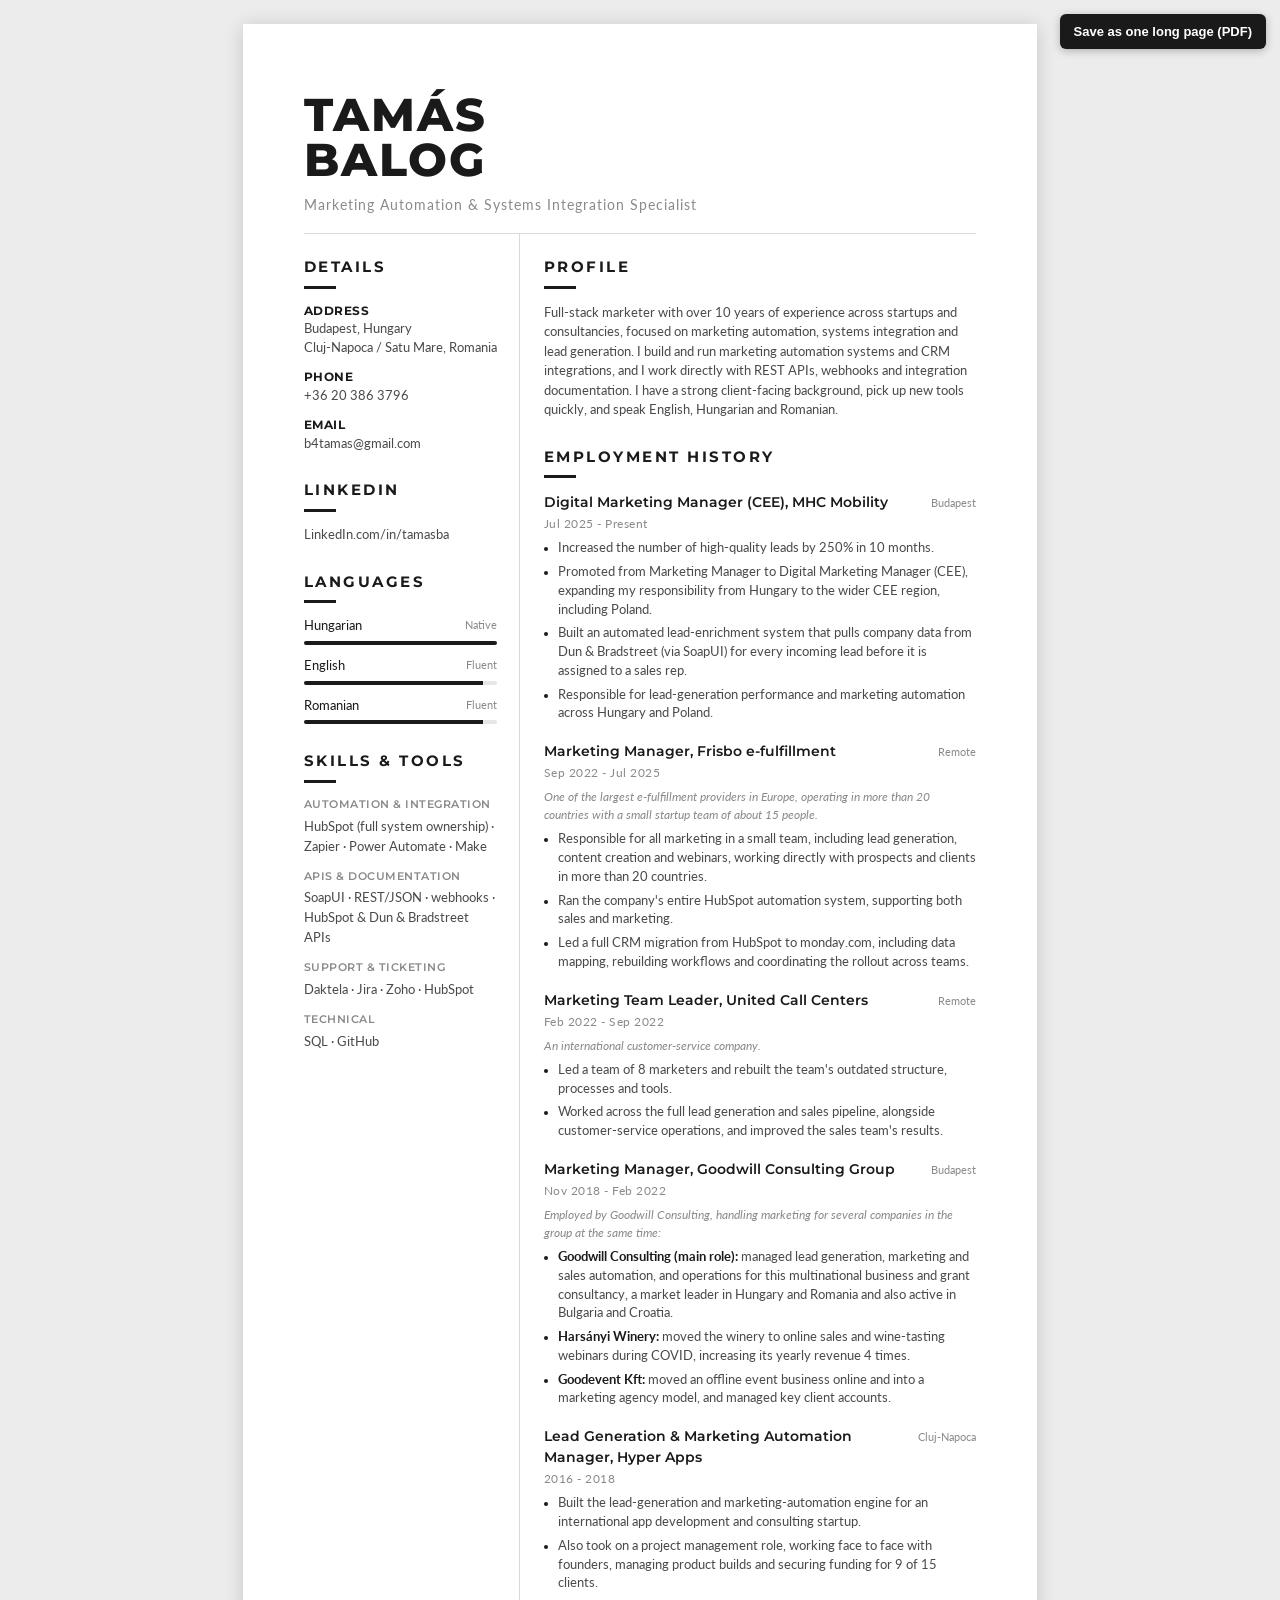
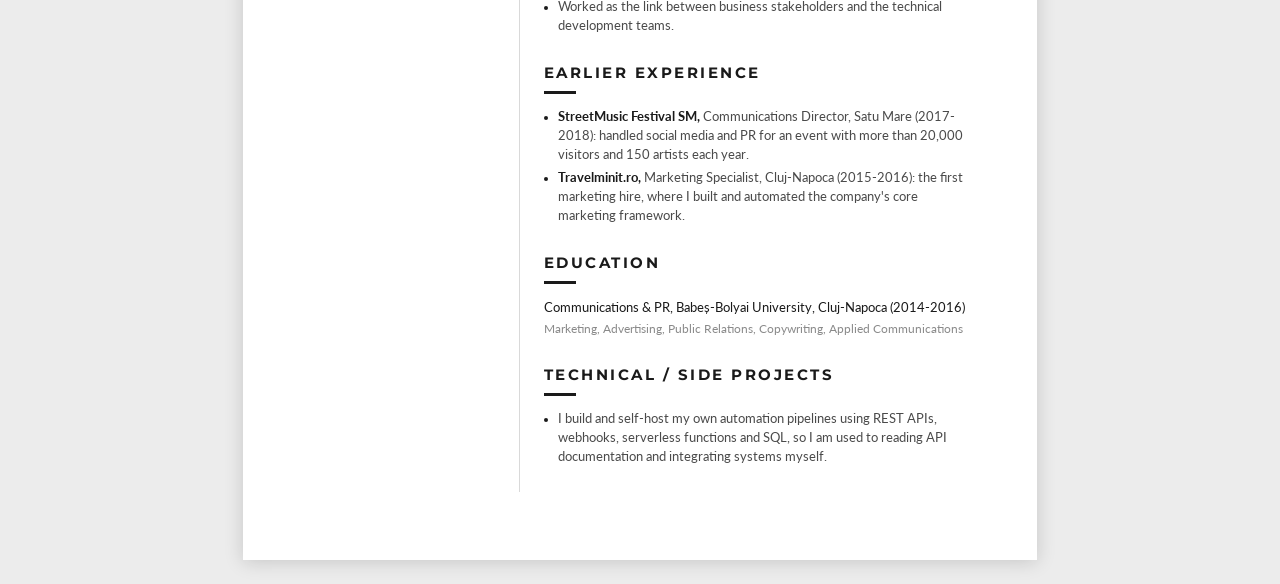
<file: resume/index.html>
<!DOCTYPE html>
<html lang="en">
<head>
<meta charset="UTF-8">
<meta name="viewport" content="width=device-width, initial-scale=1.0">
<title>Tamás Balog - Resume</title>
<link rel="preconnect" href="https://fonts.googleapis.com">
<link rel="preconnect" href="https://fonts.gstatic.com" crossorigin>
<link href="https://fonts.googleapis.com/css2?family=Montserrat:wght@500;600;700;800&family=Lato:wght@400;700&display=swap" rel="stylesheet">
<style>
  :root{
    --ink:#1a1a1a;
    --body:#4a4a4a;
    --meta:#8a8a8a;
    --rule:#d9d9d9;
    --bar-track:#e6e6e6;
  }
  *{box-sizing:border-box;margin:0;padding:0;}
  html,body{background:#ececec;}
  body{
    font-family:'Lato',Arial,sans-serif;
    color:var(--body);
    font-size:13px;
    line-height:1.5;
    padding:24px 0;
  }
  .sheet{
    width:210mm;
    min-height:297mm;
    margin:0 auto;
    background:#fff;
    padding:18mm 16mm;
    box-shadow:0 2px 18px rgba(0,0,0,.16);
  }
  .name{
    font-family:'Montserrat',sans-serif;
    font-weight:800;
    text-transform:uppercase;
    color:var(--ink);
    font-size:46px;
    line-height:.98;
    letter-spacing:2px;
  }
  .subtitle{
    margin-top:12px;
    color:var(--meta);
    font-size:14px;
    letter-spacing:1px;
  }
  .header-rule{
    border:0;
    border-top:1px solid var(--rule);
    margin:18px 0 0;
  }
  .cols{
    display:grid;
    grid-template-columns:32% 68%;
  }
  .side{ padding:22px 22px 0 0; }
  .main{ padding:22px 0 0 24px; border-left:1px solid var(--rule); }
  .sec{
    font-family:'Montserrat',sans-serif;
    font-weight:700;
    text-transform:uppercase;
    letter-spacing:2.5px;
    color:var(--ink);
    font-size:15px;
    margin-bottom:14px;
  }
  .sec::after{
    content:"";
    display:block;
    width:32px;height:3px;
    background:var(--ink);
    margin-top:7px;
  }
  .block{ margin-bottom:26px; }
  .d-label{
    font-family:'Montserrat',sans-serif;
    font-weight:700;
    text-transform:uppercase;
    letter-spacing:.5px;
    color:var(--ink);
    font-size:11.5px;
    margin-top:12px;
  }
  .d-label:first-child{ margin-top:0; }
  .d-val{ font-size:12.5px; color:var(--body); }
  a{ color:var(--body); text-decoration:none; word-break:break-word; }
  .lang{ margin-bottom:12px; }
  .lang-name{ font-size:12.5px; color:var(--ink); margin-bottom:5px; display:flex; justify-content:space-between; }
  .lang-name span{ color:var(--meta); font-size:11px; }
  .bar{ height:4px; background:var(--bar-track); border-radius:2px; overflow:hidden; }
  .bar > i{ display:block; height:100%; background:var(--ink); }
  .skill-group{ margin-bottom:12px; }
  .skill-cat{
    font-family:'Montserrat',sans-serif; font-weight:600;
    text-transform:uppercase; letter-spacing:.5px; font-size:10.5px;
    color:var(--meta); margin-bottom:4px;
  }
  .skill-list{ font-size:12.5px; color:var(--body); line-height:1.6; }
  .profile{ font-size:13px; color:var(--body); }
  .job{ margin-bottom:18px; }
  .job:last-child{ margin-bottom:0; }
  .job-head{ display:flex; justify-content:space-between; align-items:baseline; gap:12px; }
  .job-title{ font-family:'Montserrat',sans-serif; font-weight:600; font-size:14px; color:var(--ink); }
  .job-loc{ color:var(--meta); font-size:11px; white-space:nowrap; }
  .job-date{ color:var(--meta); font-size:11.5px; letter-spacing:.5px; margin:2px 0 7px; }
  .job-context{ font-size:12px; color:var(--meta); font-style:italic; margin-bottom:6px; }
  ul.points{ list-style:none; }
  ul.points li{ position:relative; padding-left:14px; margin-bottom:5px; font-size:12.5px; color:var(--body); }
  ul.points li::before{ content:""; position:absolute; left:0; top:8px; width:4px; height:4px; background:var(--ink); border-radius:50%; }
  strong{ color:var(--ink); font-weight:700; }
  .edu-line{ font-size:13px; color:var(--ink); }
  .edu-sub{ font-size:12px; color:var(--meta); margin-top:2px; }
  @media print{
    html,body{ background:#fff; padding:0; }
    .sheet{ width:auto; min-height:0; margin:0; padding:0; box-shadow:none; }
    @page{ margin:14mm; }
    .job{ break-inside:avoid; }
    .noprint{ display:none; }
    a{ color:var(--body); }
  }
</style>
</head>
<body>
<button class="noprint" onclick="saveOnePage()" aria-label="Save as one long page PDF"
  style="position:fixed;top:14px;right:14px;z-index:9999;font-family:Arial,sans-serif;font-size:13px;font-weight:bold;background:#1a1a1a;color:#fff;border:0;border-radius:6px;padding:10px 14px;cursor:pointer;box-shadow:0 2px 8px rgba(0,0,0,.25);">Save as one long page (PDF)</button>
<div class="sheet">

  <div class="name">Tamás<br>Balog</div>
  <div class="subtitle">Marketing Automation &amp; Systems Integration Specialist</div>
  <hr class="header-rule">

  <div class="cols">
    <aside class="side">

      <div class="block">
        <div class="sec">Details</div>
        <div class="d-label">Address</div>
        <div class="d-val">Budapest, Hungary<br>Cluj-Napoca / Satu Mare, Romania</div>
        <div class="d-label">Phone</div>
        <div class="d-val">+36 20 386 3796</div>
        <div class="d-label">Email</div>
        <div class="d-val"><a href="mailto:b4tamas@gmail.com">b4tamas@gmail.com</a></div>
      </div>

      <div class="block">
        <div class="sec">LinkedIn</div>
        <div class="d-val"><a href="https://linkedin.com/in/tamasba">LinkedIn.com/in/tamasba</a></div>
      </div>

      <div class="block">
        <div class="sec">Languages</div>
        <div class="lang">
          <div class="lang-name">Hungarian <span>Native</span></div>
          <div class="bar"><i style="width:100%"></i></div>
        </div>
        <div class="lang">
          <div class="lang-name">English <span>Fluent</span></div>
          <div class="bar"><i style="width:93%"></i></div>
        </div>
        <div class="lang">
          <div class="lang-name">Romanian <span>Fluent</span></div>
          <div class="bar"><i style="width:93%"></i></div>
        </div>
      </div>

      <div class="block">
        <div class="sec">Skills &amp; Tools</div>
        <div class="skill-group">
          <div class="skill-cat">Automation &amp; Integration</div>
          <div class="skill-list">HubSpot (full system ownership) · Zapier · Power Automate · Make</div>
        </div>
        <div class="skill-group">
          <div class="skill-cat">APIs &amp; Documentation</div>
          <div class="skill-list">SoapUI · REST/JSON · webhooks · HubSpot &amp; Dun &amp; Bradstreet APIs</div>
        </div>
        <div class="skill-group">
          <div class="skill-cat">Support &amp; Ticketing</div>
          <div class="skill-list">Daktela · Jira · Zoho · HubSpot</div>
        </div>
        <div class="skill-group">
          <div class="skill-cat">Technical</div>
          <div class="skill-list">SQL · GitHub</div>
        </div>
      </div>

    </aside>

    <main class="main">

      <div class="block">
        <div class="sec">Profile</div>
        <p class="profile">Full-stack marketer with over 10 years of experience across startups and consultancies, focused on marketing automation, systems integration and lead generation. I build and run marketing automation systems and CRM integrations, and I work directly with REST APIs, webhooks and integration documentation. I have a strong client-facing background, pick up new tools quickly, and speak English, Hungarian and Romanian.</p>
      </div>

      <div class="block">
        <div class="sec">Employment History</div>

        <div class="job">
          <div class="job-head"><div class="job-title">Digital Marketing Manager (CEE), MHC Mobility</div><div class="job-loc">Budapest</div></div>
          <div class="job-date">Jul 2025 - Present</div>
          <ul class="points">
            <li>Increased the number of high-quality leads by 250% in 10 months.</li>
            <li>Promoted from Marketing Manager to Digital Marketing Manager (CEE), expanding my responsibility from Hungary to the wider CEE region, including Poland.</li>
            <li>Built an automated lead-enrichment system that pulls company data from Dun &amp; Bradstreet (via SoapUI) for every incoming lead before it is assigned to a sales rep.</li>
            <li>Responsible for lead-generation performance and marketing automation across Hungary and Poland.</li>
          </ul>
        </div>

        <div class="job">
          <div class="job-head"><div class="job-title">Marketing Manager, Frisbo e-fulfillment</div><div class="job-loc">Remote</div></div>
          <div class="job-date">Sep 2022 - Jul 2025</div>
          <div class="job-context">One of the largest e-fulfillment providers in Europe, operating in more than 20 countries with a small startup team of about 15 people.</div>
          <ul class="points">
            <li>Responsible for all marketing in a small team, including lead generation, content creation and webinars, working directly with prospects and clients in more than 20 countries.</li>
            <li>Ran the company's entire HubSpot automation system, supporting both sales and marketing.</li>
            <li>Led a full CRM migration from HubSpot to monday.com, including data mapping, rebuilding workflows and coordinating the rollout across teams.</li>
          </ul>
        </div>

        <div class="job">
          <div class="job-head"><div class="job-title">Marketing Team Leader, United Call Centers</div><div class="job-loc">Remote</div></div>
          <div class="job-date">Feb 2022 - Sep 2022</div>
          <div class="job-context">An international customer-service company.</div>
          <ul class="points">
            <li>Led a team of 8 marketers and rebuilt the team's outdated structure, processes and tools.</li>
            <li>Worked across the full lead generation and sales pipeline, alongside customer-service operations, and improved the sales team's results.</li>
          </ul>
        </div>

        <div class="job">
          <div class="job-head"><div class="job-title">Marketing Manager, Goodwill Consulting Group</div><div class="job-loc">Budapest</div></div>
          <div class="job-date">Nov 2018 - Feb 2022</div>
          <div class="job-context">Employed by Goodwill Consulting, handling marketing for several companies in the group at the same time:</div>
          <ul class="points">
            <li><strong>Goodwill Consulting (main role):</strong> managed lead generation, marketing and sales automation, and operations for this multinational business and grant consultancy, a market leader in Hungary and Romania and also active in Bulgaria and Croatia.</li>
            <li><strong>Harsányi Winery:</strong> moved the winery to online sales and wine-tasting webinars during COVID, increasing its yearly revenue 4 times.</li>
            <li><strong>Goodevent Kft:</strong> moved an offline event business online and into a marketing agency model, and managed key client accounts.</li>
          </ul>
        </div>

        <div class="job">
          <div class="job-head"><div class="job-title">Lead Generation &amp; Marketing Automation Manager, Hyper Apps</div><div class="job-loc">Cluj-Napoca</div></div>
          <div class="job-date">2016 - 2018</div>
          <ul class="points">
            <li>Built the lead-generation and marketing-automation engine for an international app development and consulting startup.</li>
            <li>Also took on a project management role, working face to face with founders, managing product builds and securing funding for 9 of 15 clients.</li>
            <li>Worked as the link between business stakeholders and the technical development teams.</li>
          </ul>
        </div>
      </div>

      <div class="block">
        <div class="sec">Earlier Experience</div>
        <ul class="points">
          <li><strong>StreetMusic Festival SM,</strong> Communications Director, Satu Mare (2017-2018): handled social media and PR for an event with more than 20,000 visitors and 150 artists each year.</li>
          <li><strong>Travelminit.ro,</strong> Marketing Specialist, Cluj-Napoca (2015-2016): the first marketing hire, where I built and automated the company's core marketing framework.</li>
        </ul>
      </div>

      <div class="block">
        <div class="sec">Education</div>
        <div class="edu-line">Communications &amp; PR, Babeș-Bolyai University, Cluj-Napoca (2014-2016)</div>
        <div class="edu-sub">Marketing, Advertising, Public Relations, Copywriting, Applied Communications</div>
      </div>

      <div class="block">
        <div class="sec">Technical / Side Projects</div>
        <ul class="points">
          <li>I build and self-host my own automation pipelines using REST APIs, webhooks, serverless functions and SQL, so I am used to reading API documentation and integrating systems myself.</li>
        </ul>
      </div>

    </main>
  </div>
</div>
<script>
function saveOnePage(){
  var ready = (document.fonts && document.fonts.ready) ? document.fonts.ready : Promise.resolve();
  ready.then(function(){
    var sheet=document.querySelector('.sheet');
    var r=sheet.getBoundingClientRect();
    var wmm=Math.round(r.width*25.4/96);
    var hmm=Math.ceil(r.height*25.4/96)+4;
    var old=document.getElementById('op'); if(old) old.remove();
    var s=document.createElement('style'); s.id='op';
    s.textContent='@media print{'
      +'@page{size:'+wmm+'mm '+hmm+'mm;margin:0;}'
      +'html,body{margin:0!important;padding:0!important;background:#fff!important;width:'+wmm+'mm!important;overflow:hidden!important;}'
      +'.sheet{width:'+wmm+'mm!important;min-height:0!important;margin:0!important;padding:18mm 16mm!important;box-shadow:none!important;}'
      +'.cols{width:100%!important;}'
      +'.noprint{display:none!important;}'
      +'}';
    document.head.appendChild(s);
    setTimeout(function(){window.print();},90);
  });
}
</script>
</body>
</html>
</file>
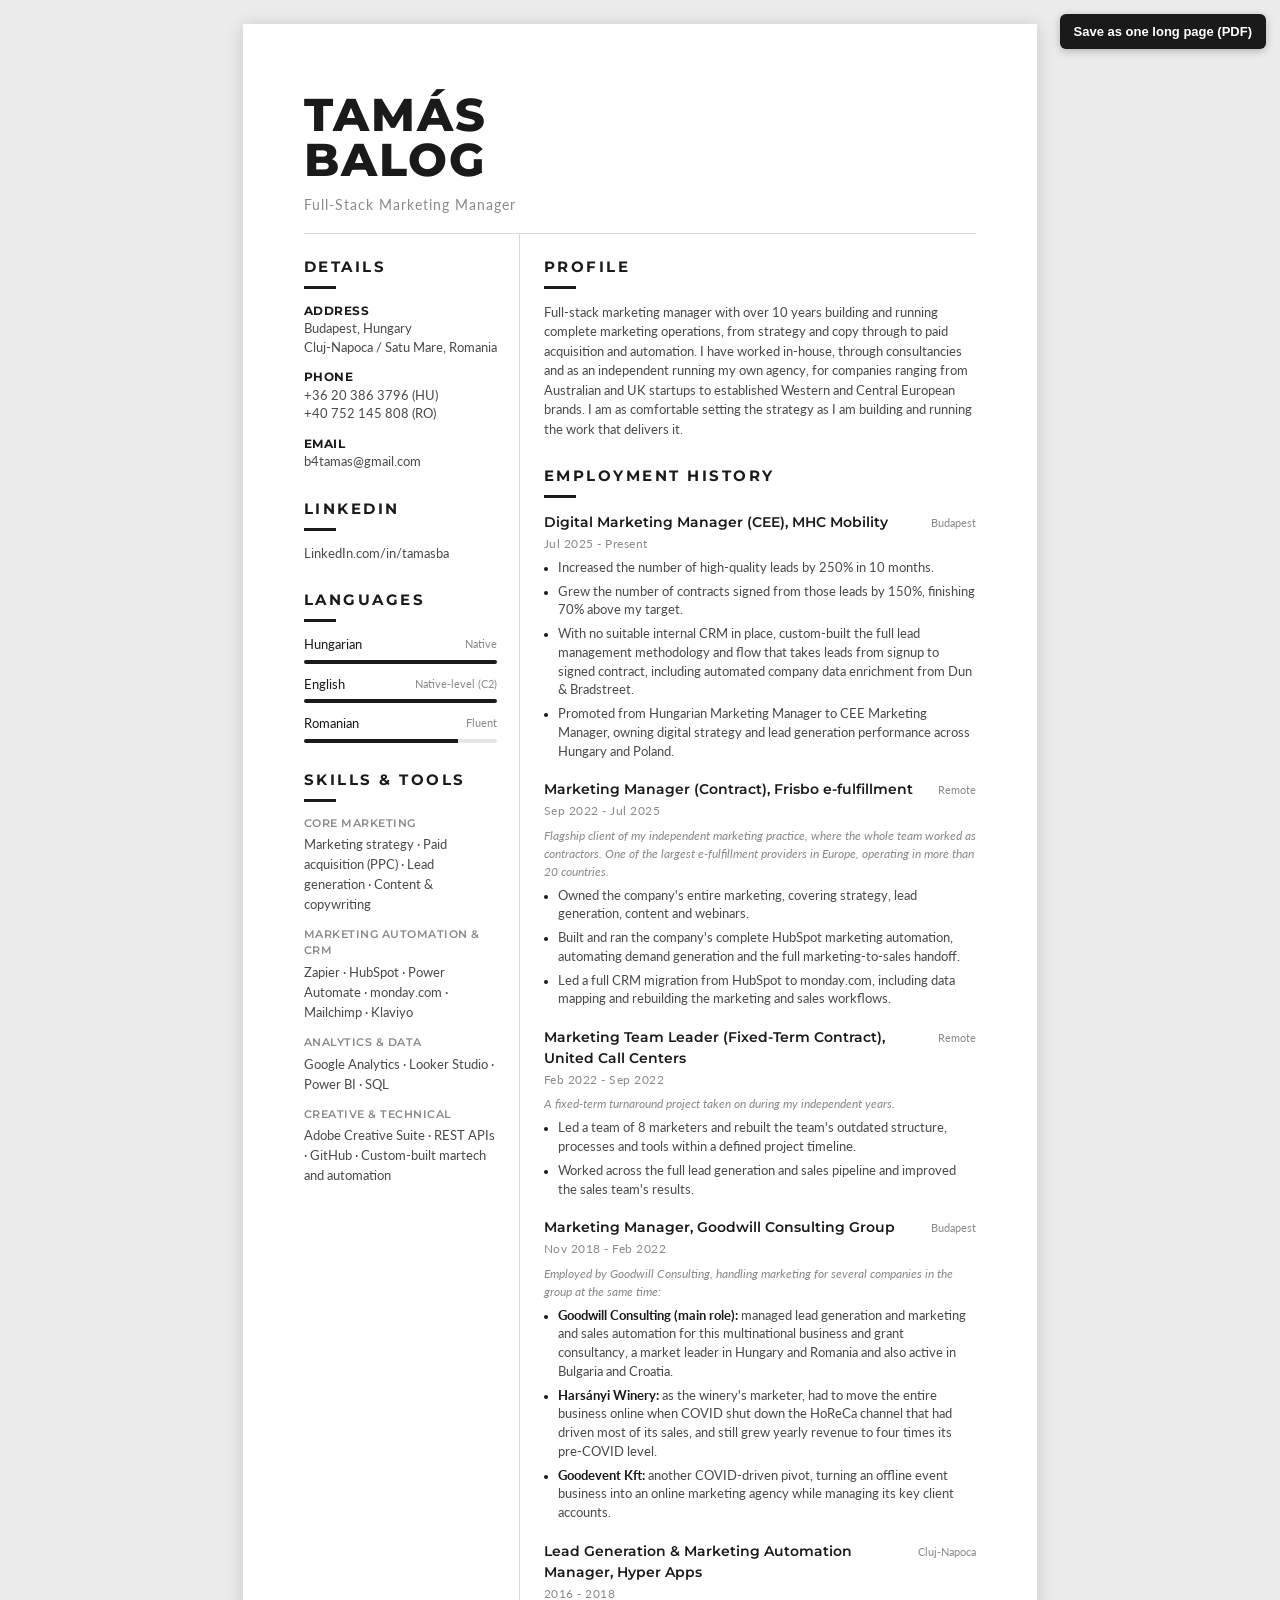
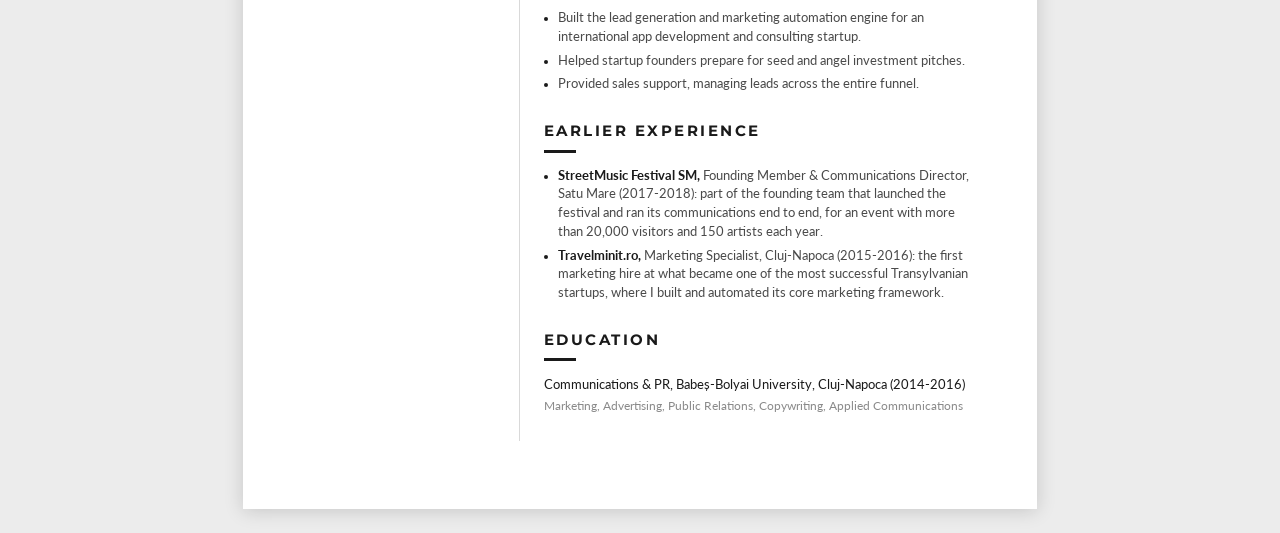
<file: resume/marketing/index.html>
<!DOCTYPE html>
<html lang="en">
<head>
<meta charset="UTF-8">
<meta name="viewport" content="width=device-width, initial-scale=1.0">
<title>Tamás Balog - Resume</title>
<link rel="preconnect" href="https://fonts.googleapis.com">
<link rel="preconnect" href="https://fonts.gstatic.com" crossorigin>
<link href="https://fonts.googleapis.com/css2?family=Montserrat:wght@500;600;700;800&family=Lato:wght@400;700&display=swap" rel="stylesheet">
<style>
  :root{--ink:#1a1a1a;--body:#4a4a4a;--meta:#8a8a8a;--rule:#d9d9d9;--bar-track:#e6e6e6;}
  *{box-sizing:border-box;margin:0;padding:0;}
  html,body{background:#ececec;}
  body{font-family:'Lato',Arial,sans-serif;color:var(--body);font-size:13px;line-height:1.5;padding:24px 0;}
  .sheet{width:210mm;min-height:297mm;margin:0 auto;background:#fff;padding:18mm 16mm;box-shadow:0 2px 18px rgba(0,0,0,.16);}
  .name{font-family:'Montserrat',sans-serif;font-weight:800;text-transform:uppercase;color:var(--ink);font-size:46px;line-height:.98;letter-spacing:2px;}
  .subtitle{margin-top:12px;color:var(--meta);font-size:14px;letter-spacing:1px;}
  .header-rule{border:0;border-top:1px solid var(--rule);margin:18px 0 0;}
  .cols{display:grid;grid-template-columns:32% 68%;}
  .side{padding:22px 22px 0 0;}
  .main{padding:22px 0 0 24px;border-left:1px solid var(--rule);}
  .sec{font-family:'Montserrat',sans-serif;font-weight:700;text-transform:uppercase;letter-spacing:2.5px;color:var(--ink);font-size:15px;margin-bottom:14px;}
  .sec::after{content:"";display:block;width:32px;height:3px;background:var(--ink);margin-top:7px;}
  .block{margin-bottom:26px;}
  .d-label{font-family:'Montserrat',sans-serif;font-weight:700;text-transform:uppercase;letter-spacing:.5px;color:var(--ink);font-size:11.5px;margin-top:12px;}
  .d-label:first-child{margin-top:0;}
  .d-val{font-size:12.5px;color:var(--body);}
  a{color:var(--body);text-decoration:none;word-break:break-word;}
  .lang{margin-bottom:12px;}
  .lang-name{font-size:12.5px;color:var(--ink);margin-bottom:5px;display:flex;justify-content:space-between;}
  .lang-name span{color:var(--meta);font-size:11px;}
  .lang-note{font-size:10px;color:var(--meta);margin-top:3px;}
  .bar{height:4px;background:var(--bar-track);border-radius:2px;overflow:hidden;}
  .bar > i{display:block;height:100%;background:var(--ink);}
  .skill-group{margin-bottom:12px;}
  .skill-cat{font-family:'Montserrat',sans-serif;font-weight:600;text-transform:uppercase;letter-spacing:.5px;font-size:10.5px;color:var(--meta);margin-bottom:4px;}
  .skill-list{font-size:12.5px;color:var(--body);line-height:1.6;}
  .profile{font-size:13px;color:var(--body);}
  .job{margin-bottom:18px;}
  .job:last-child{margin-bottom:0;}
  .job-head{display:flex;justify-content:space-between;align-items:baseline;gap:12px;}
  .job-title{font-family:'Montserrat',sans-serif;font-weight:600;font-size:14px;color:var(--ink);}
  .job-loc{color:var(--meta);font-size:11px;white-space:nowrap;}
  .job-date{color:var(--meta);font-size:11.5px;letter-spacing:.5px;margin:2px 0 7px;}
  .job-context{font-size:12px;color:var(--meta);font-style:italic;margin-bottom:6px;}
  ul.points{list-style:none;}
  ul.points li{position:relative;padding-left:14px;margin-bottom:5px;font-size:12.5px;color:var(--body);}
  ul.points li::before{content:"";position:absolute;left:0;top:8px;width:4px;height:4px;background:var(--ink);border-radius:50%;}
  strong{color:var(--ink);font-weight:700;}
  .edu-line{font-size:13px;color:var(--ink);}
  .edu-sub{font-size:12px;color:var(--meta);margin-top:2px;}
  @media print{
    html,body{background:#fff;padding:0;}
    .sheet{width:auto;min-height:0;margin:0;padding:0;box-shadow:none;}
    @page{margin:14mm;}
    .job{break-inside:avoid;}
    .noprint{display:none;}
    a{color:var(--body);}
  }
</style>
</head>
<body>
<button class="noprint" onclick="saveOnePage()" aria-label="Save as one long page PDF"
  style="position:fixed;top:14px;right:14px;z-index:9999;font-family:Arial,sans-serif;font-size:13px;font-weight:bold;background:#1a1a1a;color:#fff;border:0;border-radius:6px;padding:10px 14px;cursor:pointer;box-shadow:0 2px 8px rgba(0,0,0,.25);">Save as one long page (PDF)</button>
<div class="sheet">

  <div class="name">Tamás<br>Balog</div>
  <div class="subtitle">Full-Stack Marketing Manager</div>
  <hr class="header-rule">

  <div class="cols">
    <aside class="side">

      <div class="block">
        <div class="sec">Details</div>
        <div class="d-label">Address</div>
        <div class="d-val">Budapest, Hungary<br>Cluj-Napoca / Satu Mare, Romania</div>
        <div class="d-label">Phone</div>
        <div class="d-val">+36 20 386 3796 (HU)<br>+40 752 145 808 (RO)</div>
        <div class="d-label">Email</div>
        <div class="d-val"><a href="mailto:b4tamas@gmail.com">b4tamas@gmail.com</a></div>
      </div>

      <div class="block">
        <div class="sec">LinkedIn</div>
        <div class="d-val"><a href="https://linkedin.com/in/tamasba">LinkedIn.com/in/tamasba</a></div>
      </div>

      <div class="block">
        <div class="sec">Languages</div>
        <div class="lang">
          <div class="lang-name">Hungarian <span>Native</span></div>
          <div class="bar"><i style="width:100%"></i></div>
        </div>
        <div class="lang">
          <div class="lang-name">English <span>Native-level (C2)</span></div>
          <div class="bar"><i style="width:100%"></i></div>
        </div>
        <div class="lang">
          <div class="lang-name">Romanian <span>Fluent</span></div>
          <div class="bar"><i style="width:80%"></i></div>
        </div>
      </div>

      <div class="block">
        <div class="sec">Skills &amp; Tools</div>
        <div class="skill-group">
          <div class="skill-cat">Core Marketing</div>
          <div class="skill-list">Marketing strategy · Paid acquisition (PPC) · Lead generation · Content &amp; copywriting</div>
        </div>
        <div class="skill-group">
          <div class="skill-cat">Marketing Automation &amp; CRM</div>
          <div class="skill-list">Zapier · HubSpot · Power Automate · monday.com · Mailchimp · Klaviyo</div>
        </div>
        <div class="skill-group">
          <div class="skill-cat">Analytics &amp; Data</div>
          <div class="skill-list">Google Analytics · Looker Studio · Power BI · SQL</div>
        </div>
        <div class="skill-group">
          <div class="skill-cat">Creative &amp; Technical</div>
          <div class="skill-list">Adobe Creative Suite · REST APIs · GitHub · Custom-built martech and automation</div>
        </div>
      </div>

    </aside>

    <main class="main">

      <div class="block">
        <div class="sec">Profile</div>
        <p class="profile">Full-stack marketing manager with over 10 years building and running complete marketing operations, from strategy and copy through to paid acquisition and automation. I have worked in-house, through consultancies and as an independent running my own agency, for companies ranging from Australian and UK startups to established Western and Central European brands. I am as comfortable setting the strategy as I am building and running the work that delivers it.</p>
      </div>

      <div class="block">
        <div class="sec">Employment History</div>

        <div class="job">
          <div class="job-head"><div class="job-title">Digital Marketing Manager (CEE), MHC Mobility</div><div class="job-loc">Budapest</div></div>
          <div class="job-date">Jul 2025 - Present</div>
          <ul class="points">
            <li>Increased the number of high-quality leads by 250% in 10 months.</li>
            <li>Grew the number of contracts signed from those leads by 150%, finishing 70% above my target.</li>
            <li>With no suitable internal CRM in place, custom-built the full lead management methodology and flow that takes leads from signup to signed contract, including automated company data enrichment from Dun &amp; Bradstreet.</li>
            <li>Promoted from Hungarian Marketing Manager to CEE Marketing Manager, owning digital strategy and lead generation performance across Hungary and Poland.</li>
          </ul>
        </div>

        <div class="job">
          <div class="job-head"><div class="job-title">Marketing Manager (Contract), Frisbo e-fulfillment</div><div class="job-loc">Remote</div></div>
          <div class="job-date">Sep 2022 - Jul 2025</div>
          <div class="job-context">Flagship client of my independent marketing practice, where the whole team worked as contractors. One of the largest e-fulfillment providers in Europe, operating in more than 20 countries.</div>
          <ul class="points">
            <li>Owned the company's entire marketing, covering strategy, lead generation, content and webinars.</li>
            <li>Built and ran the company's complete HubSpot marketing automation, automating demand generation and the full marketing-to-sales handoff.</li>
            <li>Led a full CRM migration from HubSpot to monday.com, including data mapping and rebuilding the marketing and sales workflows.</li>
          </ul>
        </div>

        <div class="job">
          <div class="job-head"><div class="job-title">Marketing Team Leader (Fixed-Term Contract), United Call Centers</div><div class="job-loc">Remote</div></div>
          <div class="job-date">Feb 2022 - Sep 2022</div>
          <div class="job-context">A fixed-term turnaround project taken on during my independent years.</div>
          <ul class="points">
            <li>Led a team of 8 marketers and rebuilt the team's outdated structure, processes and tools within a defined project timeline.</li>
            <li>Worked across the full lead generation and sales pipeline and improved the sales team's results.</li>
          </ul>
        </div>

        <div class="job">
          <div class="job-head"><div class="job-title">Marketing Manager, Goodwill Consulting Group</div><div class="job-loc">Budapest</div></div>
          <div class="job-date">Nov 2018 - Feb 2022</div>
          <div class="job-context">Employed by Goodwill Consulting, handling marketing for several companies in the group at the same time:</div>
          <ul class="points">
            <li><strong>Goodwill Consulting (main role):</strong> managed lead generation and marketing and sales automation for this multinational business and grant consultancy, a market leader in Hungary and Romania and also active in Bulgaria and Croatia.</li>
            <li><strong>Harsányi Winery:</strong> as the winery's marketer, had to move the entire business online when COVID shut down the HoReCa channel that had driven most of its sales, and still grew yearly revenue to four times its pre-COVID level.</li>
            <li><strong>Goodevent Kft:</strong> another COVID-driven pivot, turning an offline event business into an online marketing agency while managing its key client accounts.</li>
          </ul>
        </div>

        <div class="job">
          <div class="job-head"><div class="job-title">Lead Generation &amp; Marketing Automation Manager, Hyper Apps</div><div class="job-loc">Cluj-Napoca</div></div>
          <div class="job-date">2016 - 2018</div>
          <ul class="points">
            <li>Built the lead generation and marketing automation engine for an international app development and consulting startup.</li>
            <li>Helped startup founders prepare for seed and angel investment pitches.</li>
            <li>Provided sales support, managing leads across the entire funnel.</li>
          </ul>
        </div>
      </div>

      <div class="block">
        <div class="sec">Earlier Experience</div>
        <ul class="points">
          <li><strong>StreetMusic Festival SM,</strong> Founding Member &amp; Communications Director, Satu Mare (2017-2018): part of the founding team that launched the festival and ran its communications end to end, for an event with more than 20,000 visitors and 150 artists each year.</li>
          <li><strong>Travelminit.ro,</strong> Marketing Specialist, Cluj-Napoca (2015-2016): the first marketing hire at what became one of the most successful Transylvanian startups, where I built and automated its core marketing framework.</li>
        </ul>
      </div>

      <div class="block">
        <div class="sec">Education</div>
        <div class="edu-line">Communications &amp; PR, Babeș-Bolyai University, Cluj-Napoca (2014-2016)</div>
        <div class="edu-sub">Marketing, Advertising, Public Relations, Copywriting, Applied Communications</div>
      </div>

    </main>
  </div>
</div>
<script>
function saveOnePage(){
  var ready = (document.fonts && document.fonts.ready) ? document.fonts.ready : Promise.resolve();
  ready.then(function(){
    var sheet=document.querySelector('.sheet');
    var r=sheet.getBoundingClientRect();
    var wmm=Math.round(r.width*25.4/96);
    var hmm=Math.ceil(r.height*25.4/96)+4;
    var old=document.getElementById('op'); if(old) old.remove();
    var s=document.createElement('style'); s.id='op';
    s.textContent='@media print{'
      +'@page{size:'+wmm+'mm '+hmm+'mm;margin:0;}'
      +'html,body{margin:0!important;padding:0!important;background:#fff!important;width:'+wmm+'mm!important;overflow:hidden!important;}'
      +'.sheet{width:'+wmm+'mm!important;min-height:0!important;margin:0!important;padding:18mm 16mm!important;box-shadow:none!important;}'
      +'.cols{width:100%!important;}'
      +'.noprint{display:none!important;}'
      +'}';
    document.head.appendChild(s);
    setTimeout(function(){window.print();},90);
  });
}
</script>
</body>
</html>
</file>
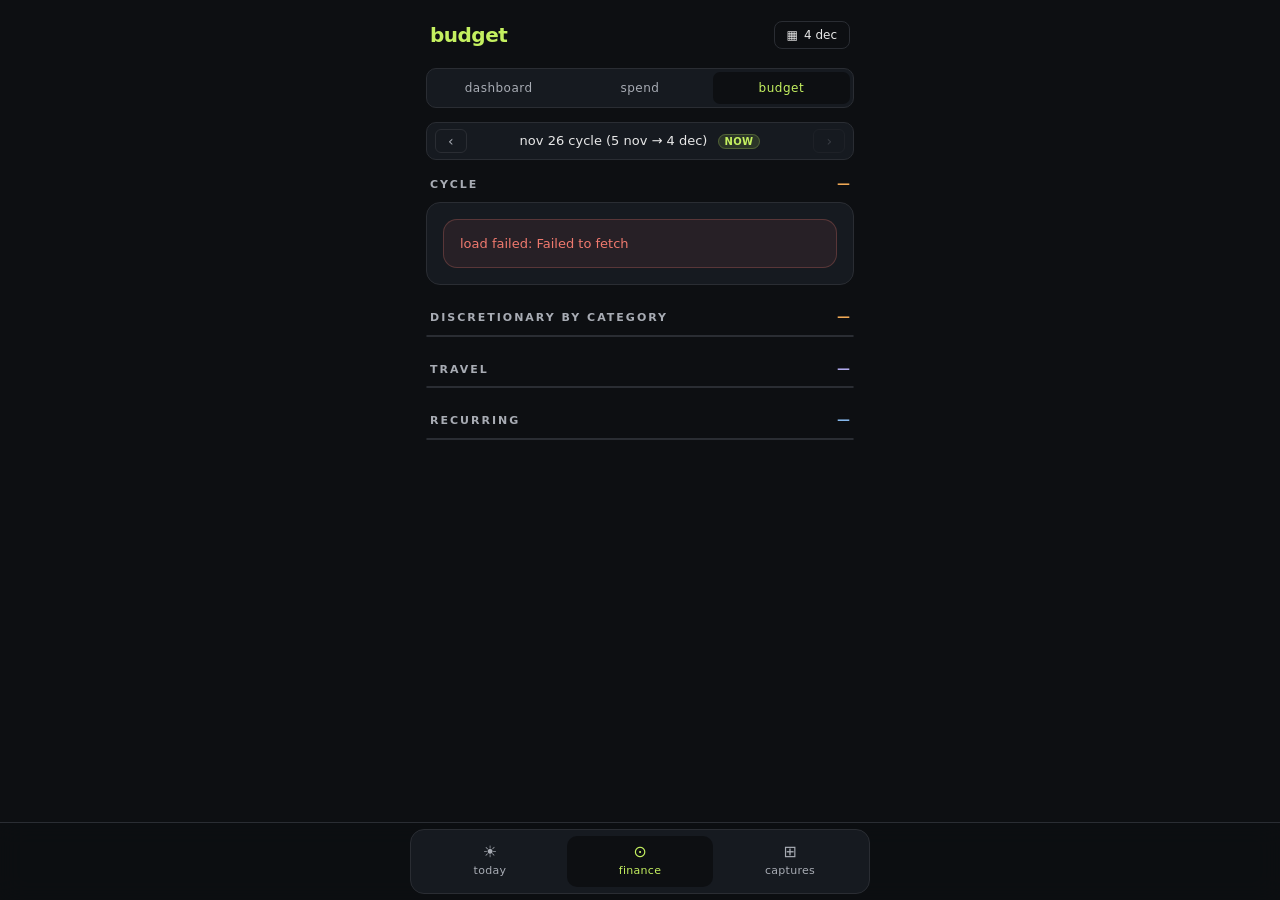
<file: budget.html>
<!DOCTYPE html>
<html lang="en">
<head>
<meta charset="UTF-8" />
<meta name="viewport" content="width=device-width, initial-scale=1.0, viewport-fit=cover" />
<meta name="theme-color" content="#0d0f12" />
<title>Motracker — budget</title>
<link rel="stylesheet" href="./nav.css" />
<script src="./nav.js" defer></script>
<style>
  :root {
    --bg: #0d0f12;
    --surface: #161a20;
    --surface-hover: #1c2026;
    --border: #22262c;
    --border-strong: #2a2d33;
    --text: #e8e8e8;
    --text-dim: #a8acb4;
    --text-faint: #6a6e76;
    --accent: #c4f060;
    --spend: #f0a955;
    --spend-dim: #ba7517;
    --danger: #f0796e;
    --danger-bg: rgba(240, 121, 110, 0.15);
    --travel: #afa9ec;
    --travel-dim: #7f77dd;
    --recur: #85b7eb;
    --recur-dim: #378add;
    --radius: 14px;
  }
  * { box-sizing: border-box; margin: 0; padding: 0; -webkit-tap-highlight-color: transparent; }
  html, body { background: var(--bg); }
  body {
    font-family: 'Inter', -apple-system, BlinkMacSystemFont, system-ui, sans-serif;
    color: var(--text);
    padding: 16px 16px 80px;
    max-width: 460px;
    margin: 0 auto;
    font-size: 15px;
    line-height: 1.5;
    min-height: 100vh;
  }

  /* CYCLE PICKER */
  .cycle-picker {
    display: flex; align-items: center; justify-content: space-between;
    background: var(--surface); border: 1px solid var(--border-strong);
    border-radius: 10px; padding: 6px 8px;
    margin-bottom: 14px;
  }
  .cycle-picker .nav-btn {
    background: transparent; border: 1px solid var(--border-strong);
    color: var(--text-dim); padding: 4px 12px; border-radius: 6px;
    cursor: pointer; font-size: 14px; font-family: inherit;
    line-height: 1;
  }
  .cycle-picker .nav-btn:disabled { color: var(--text-faint); opacity: 0.4; cursor: not-allowed; }
  .cycle-picker .nav-btn:not(:disabled):active { background: var(--surface-hover); }
  .cycle-label {
    font-size: 13px; color: var(--text); font-weight: 500;
    text-align: center; flex: 1; font-variant-numeric: tabular-nums;
  }
  .cycle-label .current-badge {
    margin-left: 6px; font-size: 10px; padding: 1px 6px;
    border-radius: 8px; background: rgba(196, 240, 96, 0.12);
    color: var(--accent); border: 1px solid rgba(196, 240, 96, 0.25);
    font-weight: 600; letter-spacing: 0.3px;
  }

  section { margin-bottom: 22px; }
  .section-head {
    display: flex; align-items: baseline; justify-content: space-between;
    padding: 0 4px 8px;
    -webkit-user-select: none; user-select: none;
  }
  .section-head h2 {
    font-size: 11px; font-weight: 600; letter-spacing: 2px;
    text-transform: uppercase; color: var(--text-dim);
  }
  .section-head .total { font-size: 13px; color: var(--spend); font-weight: 600; font-variant-numeric: tabular-nums; }
  .section-head .total.travel { color: var(--travel); }
  .section-head .total.recur { color: var(--recur); }

  .card {
    background: var(--surface); border: 1px solid var(--border-strong);
    border-radius: var(--radius); padding: 16px;
  }

  /* CYCLE summary card */
  .cycle-head {
    display: flex; justify-content: space-between; align-items: baseline; margin-bottom: 4px;
  }
  .cycle-amount {
    font-size: 22px; font-weight: 600; color: var(--text);
    letter-spacing: -0.3px; font-variant-numeric: tabular-nums;
  }
  .cycle-amount .unit {
    font-size: 13px; font-weight: 400; color: var(--text-dim); margin-left: 4px;
  }
  .cycle-amount.over { color: var(--danger); }
  .cycle-pct {
    font-size: 15px; font-weight: 600; color: var(--spend);
    font-variant-numeric: tabular-nums;
  }
  .cycle-pct.over { color: var(--danger); }
  .cycle-sub {
    font-size: 12px; color: var(--text-faint); margin-bottom: 12px;
  }
  .bar { height: 8px; background: var(--border); border-radius: 4px; overflow: hidden; position: relative; }
  .bar-fill { height: 100%; background: var(--spend); border-radius: 4px; transition: width 0.4s ease-out; }
  .bar-fill.over { background: var(--danger); }
  .bar-marker {
    position: absolute; top: -2px; bottom: -2px; width: 2px;
    background: var(--accent); border-radius: 1px;
  }
  .cycle-foot {
    margin-top: 10px; font-size: 13px; color: var(--text-dim);
    display: flex; justify-content: space-between;
    font-variant-numeric: tabular-nums;
  }
  .cycle-foot .label { color: var(--text-faint); font-size: 12px; }
  .cycle-foot .value { color: var(--text); font-weight: 500; }
  .cycle-foot .value.over { color: var(--danger); }

  /* daily allowance hero */
  .daily-hero {
    margin-top: 14px; padding-top: 14px;
    border-top: 1px solid var(--border);
    display: flex; justify-content: space-between; align-items: baseline; gap: 12px;
  }
  .daily-hero-body { flex: 1; min-width: 0; }
  .daily-hero-label {
    font-size: 11px; color: var(--text-dim); letter-spacing: 1.5px;
    text-transform: uppercase; margin-bottom: 4px;
  }
  .daily-hero-amount {
    font-size: 26px; font-weight: 700; color: var(--accent);
    letter-spacing: -0.5px; font-variant-numeric: tabular-nums;
  }
  .daily-hero-amount.over { color: var(--danger); }
  .daily-hero-amount .unit {
    font-size: 14px; font-weight: 400; color: var(--text-dim); margin-left: 4px;
  }
  .daily-hero-pace {
    text-align: right; font-size: 12px;
    color: var(--text-faint); line-height: 1.5;
  }
  .daily-hero-pace .pace-actual { color: var(--spend); font-weight: 600; }

  /* TWO-LEVEL ACCORDION: category > merchant > txns */
  .accordion-list {
    background: var(--surface); border: 1px solid var(--border-strong);
    border-radius: var(--radius); overflow: hidden;
  }
  .cat-block { border-bottom: 1px solid var(--border); }
  .cat-block:last-child { border-bottom: none; }
  .cat-row {
    display: flex; align-items: center; gap: 10px;
    padding: 12px 14px;
    cursor: pointer;
    transition: background 0.15s ease;
    -webkit-user-select: none; user-select: none;
  }
  .cat-row:active { background: var(--surface-hover); }
  .cat-chevron {
    flex-shrink: 0; width: 14px; font-size: 10px;
    color: var(--text-faint); text-align: center;
    transition: transform 0.2s ease;
  }
  .cat-block.expanded .cat-chevron { transform: rotate(90deg); }
  .cat-body { flex: 1; min-width: 0; }
  .cat-label {
    font-size: 14px; color: var(--text); font-weight: 500;
    text-transform: capitalize;
  }
  .cat-sub {
    font-size: 11px; color: var(--text-faint); margin-top: 2px;
  }
  .cat-bar-wrap {
    flex: 0 0 60px;
    height: 4px; background: var(--border);
    border-radius: 2px; overflow: hidden;
  }
  .cat-bar-fill {
    height: 100%; background: var(--spend); border-radius: 2px;
  }
  .cat-bar-fill.travel { background: var(--travel); }
  .cat-bar-fill.recur  { background: var(--recur); }
  .cat-amount {
    font-size: 14px; color: var(--text); font-weight: 600;
    font-variant-numeric: tabular-nums;
    flex-shrink: 0; white-space: nowrap; min-width: 70px; text-align: right;
  }

  /* level 2 — merchant inside category */
  .cat-merchants {
    display: none;
    background: rgba(0, 0, 0, 0.15);
    border-top: 1px solid var(--border);
  }
  .cat-block.expanded .cat-merchants { display: block; }
  .mer-block { border-bottom: 1px solid var(--border); }
  .mer-block:last-child { border-bottom: none; }
  .mer-row {
    display: flex; align-items: center; gap: 10px;
    padding: 10px 14px 10px 32px;
    cursor: pointer;
    transition: background 0.15s ease;
    -webkit-user-select: none; user-select: none;
  }
  .mer-row.single-txn { cursor: default; }
  .mer-row:not(.single-txn):active { background: rgba(255,255,255,0.02); }
  .mer-chevron {
    flex-shrink: 0; width: 12px; font-size: 9px;
    color: var(--text-faint); text-align: center;
    transition: transform 0.2s ease;
  }
  .mer-block.expanded .mer-chevron { transform: rotate(90deg); }
  .mer-block.single-txn .mer-chevron { opacity: 0; }
  .mer-body { flex: 1; min-width: 0; }
  .mer-name {
    font-size: 13px; color: var(--text); line-height: 1.3;
    word-wrap: break-word;
  }
  .mer-sub {
    font-size: 10px; color: var(--text-faint); margin-top: 1px;
  }
  .mer-amount {
    font-size: 13px; color: var(--text); font-weight: 600;
    font-variant-numeric: tabular-nums;
    flex-shrink: 0; white-space: nowrap;
  }
  .mer-amount.travel { color: var(--travel); }
  .mer-amount.recur  { color: var(--recur); }

  /* level 3 — txns inside merchant */
  .mer-txns {
    display: none;
    background: rgba(0, 0, 0, 0.25);
  }
  .mer-block.expanded .mer-txns { display: block; }
  .txn-row {
    padding: 8px 14px 8px 56px;
    border-bottom: 1px solid var(--border);
    display: flex; justify-content: space-between; align-items: center; gap: 12px;
    -webkit-user-select: none; user-select: none;
    position: relative;
    transition: background 0.15s ease;
  }
  .txn-row:last-child { border-bottom: none; }
  .txn-row.long-pressable.pressing {
    background: var(--danger-bg);
    transform: scale(0.99);
    transition: background 0.5s ease-out, transform 0.5s ease-out;
  }
  .txn-row.armed { background: var(--danger-bg); padding: 8px 14px; }
  .txn-date {
    font-size: 11px; color: var(--text-faint);
    font-variant-numeric: tabular-nums;
    min-width: 50px;
  }
  .txn-tags {
    flex: 1; display: flex; gap: 4px; align-items: center;
    flex-wrap: wrap;
  }
  .txn-tag {
    font-size: 9px; padding: 1px 5px; border-radius: 6px;
    border: 1px solid var(--border-strong); color: var(--text-faint);
  }
  .txn-tag.travel { color: var(--travel); border-color: rgba(127, 119, 221, 0.3); }
  .txn-tag.recur  { color: var(--recur);  border-color: rgba(55, 138, 221, 0.3); }
  .txn-amount {
    font-size: 12px; color: var(--text-dim); font-weight: 500;
    font-variant-numeric: tabular-nums;
    flex-shrink: 0; white-space: nowrap;
  }
  /* armed state — delete bar */
  .action-bar {
    display: flex; align-items: center; gap: 8px; width: 100%;
    font-size: 12px; color: var(--text-dim);
  }
  .action-bar .label { flex: 1; }
  .action-btn {
    border: none;
    padding: 4px 10px; border-radius: 6px; font-size: 11px; font-weight: 600;
    cursor: pointer; letter-spacing: 0.3px;
    font-family: inherit;
  }
  .action-btn.delete { background: var(--danger); color: #fff; }
  .action-btn.cancel {
    background: transparent; color: var(--text-dim);
    border: 1px solid var(--border-strong);
  }

  /* recurring flat list */
  .recur-row {
    display: flex; align-items: center; gap: 10px;
    padding: 12px 14px;
    border-bottom: 1px solid var(--border);
    -webkit-user-select: none; user-select: none;
    position: relative;
    transition: background 0.15s ease;
  }
  .recur-row:last-child { border-bottom: none; }
  .recur-row.long-pressable.pressing {
    background: var(--danger-bg);
    transform: scale(0.99);
    transition: background 0.5s ease-out, transform 0.5s ease-out;
  }
  .recur-row.armed { background: var(--danger-bg); }
  .recur-body { flex: 1; min-width: 0; }
  .recur-name { font-size: 14px; color: var(--text); }
  .recur-sub { font-size: 11px; color: var(--text-faint); margin-top: 2px; }
  .recur-amount {
    font-size: 14px; color: var(--recur); font-weight: 600;
    font-variant-numeric: tabular-nums;
    flex-shrink: 0; white-space: nowrap;
  }

  .loading {
    padding: 18px 16px; text-align: center; font-size: 13px;
    color: var(--text-faint);
  }
  .empty {
    padding: 18px 16px; text-align: center; font-size: 13px;
    color: var(--text-faint); font-style: italic;
  }
  .error-msg {
    padding: 14px 16px; font-size: 13px; color: var(--danger);
    background: rgba(240, 121, 110, 0.08); border: 1px solid rgba(240, 121, 110, 0.25);
    border-radius: var(--radius);
  }

  .toast {
    position: fixed; bottom: 24px; left: 50%;
    transform: translateX(-50%) translateY(80px);
    background: var(--surface); color: var(--text);
    border: 1px solid var(--border-strong);
    padding: 10px 8px 10px 18px; border-radius: 12px;
    font-size: 14px; font-weight: 500;
    box-shadow: 0 4px 20px rgba(0,0,0,0.4);
    opacity: 0; transition: all 0.3s ease-out;
    z-index: 100; max-width: 360px; text-align: center;
    display: flex; align-items: center; gap: 14px;
  }
  .toast.show { opacity: 1; transform: translateX(-50%) translateY(0); }
  .toast.error { background: var(--danger); color: #fff; border-color: var(--danger); }
  .toast .toast-msg { flex: 1; text-align: left; }
  .toast .toast-action {
    background: transparent;
    color: var(--accent);
    border: none;
    padding: 6px 12px;
    font-family: inherit;
    font-size: 13px; font-weight: 600;
    cursor: pointer;
    border-radius: 8px; letter-spacing: 0.5px;
  }
  .toast .toast-action:active { background: rgba(196, 240, 96, 0.1); }
</style>
</head>
<body>

<div class="cycle-picker">
  <button class="nav-btn" id="cyclePrev">‹</button>
  <span class="cycle-label" id="cycleLabel">—</span>
  <button class="nav-btn" id="cycleNext">›</button>
</div>

<section>
  <div class="section-head">
    <h2>cycle</h2>
    <span class="total" id="cycleWindow">—</span>
  </div>
  <div class="card" id="cycleCard">
    <div class="loading">loading…</div>
  </div>
</section>

<section>
  <div class="section-head">
    <h2>discretionary by category</h2>
    <span class="total" id="discTotal">—</span>
  </div>
  <div class="accordion-list" id="catList">
    <div class="loading">loading…</div>
  </div>
</section>

<section>
  <div class="section-head">
    <h2>travel</h2>
    <span class="total travel" id="travelTotalLabel">—</span>
  </div>
  <div class="accordion-list" id="travelList">
    <div class="loading">loading…</div>
  </div>
</section>

<section>
  <div class="section-head">
    <h2>recurring</h2>
    <span class="total recur" id="recurTotalLabel">—</span>
  </div>
  <div class="accordion-list" id="recurList">
    <div class="loading">loading…</div>
  </div>
</section>

<div class="toast" id="toast"></div>

<script>
  // Init shared nav
  window.addEventListener('DOMContentLoaded', () => {
    MotrackerNav.init({ active: 'finance', sub: 'budget', title: 'budget' });
  });

  const SUPABASE_URL = "https://fwqhomgawlgicqiqqqhw.supabase.co";
  const SUPABASE_ANON_KEY = "eyJhbGciOiJIUzI1NiIsInR5cCI6IkpXVCJ9.eyJpc3MiOiJzdXBhYmFzZSIsInJlZiI6ImZ3cWhvbWdhd2xnaWNxaXFxcWh3Iiwicm9sZSI6ImFub24iLCJpYXQiOjE3NzcyMTE1NDYsImV4cCI6MjA5Mjc4NzU0Nn0.LF82rWM0rX5FKY0Qo5Vsym_VWgV2reL_U8LkHbfWVHI";
  const REST = `${SUPABASE_URL}/rest/v1`;
  const HEADERS = {
    "apikey": SUPABASE_ANON_KEY,
    "Authorization": `Bearer ${SUPABASE_ANON_KEY}`,
    "Content-Type": "application/json",
  };
  const LONG_PRESS_MS = 500;
  const UNDO_TIMEOUT_MS = 5000;

  function escapeHtml(s) {
    return String(s == null ? "" : s).replace(/[&<>"']/g, c => ({
      "&": "&amp;", "<": "&lt;", ">": "&gt;", '"': "&quot;", "'": "&#39;"
    }[c]));
  }
  function bpDateISO(d = new Date()) {
    const fmt = new Intl.DateTimeFormat('en-CA', {
      timeZone: 'Europe/Budapest',
      year: 'numeric', month: '2-digit', day: '2-digit',
    });
    return fmt.format(d);
  }
  function fmtShortDate(iso) {
    const d = new Date(iso + 'T00:00:00');
    return d.toLocaleDateString('en-GB', { day: 'numeric', month: 'short' }).toLowerCase();
  }
  function fmtMonthShort(iso) {
    const d = new Date(iso + 'T00:00:00');
    return d.toLocaleDateString('en-GB', { month: 'short', year: '2-digit' }).toLowerCase();
  }
  function fmtHUF(n) {
    return Math.round(n).toLocaleString('en-GB') + ' HUF';
  }
  async function sbGet(path) {
    const res = await fetch(`${REST}/${path}`, { headers: HEADERS });
    if (!res.ok) throw new Error(`GET ${path}: ${res.status}`);
    return res.json();
  }
  async function sbDelete(path) {
    const res = await fetch(`${REST}/${path}`, { method: "DELETE", headers: HEADERS });
    if (!res.ok) {
      const t = await res.text();
      throw new Error(`DELETE ${path}: ${res.status} ${t}`);
    }
    return true;
  }

  const TODAY = bpDateISO();
  const urlDate = new URLSearchParams(window.location.search).get('date');
  const VIEW_DATE = (urlDate && /^\d{4}-\d{2}-\d{2}$/.test(urlDate) && urlDate <= TODAY)
    ? urlDate : TODAY;
  const IS_PAST = VIEW_DATE !== TODAY;

  // CYCLE_OFFSET = 0 means the cycle containing VIEW_DATE
  let CYCLE_OFFSET = 0;
  let LOADED_ROWS = [];

  // Cycle math: 5th -> 4th next month, Europe/Budapest
  // offset 0 = cycle containing VIEW_DATE, -1 = previous, +1 = next
  function computeCycle(offset = 0) {
    const [tY, tM, tD] = VIEW_DATE.split('-').map(Number);
    let startY = tY, startM = tM;
    if (tD < 5) {
      startM -= 1;
      if (startM === 0) { startM = 12; startY -= 1; }
    }
    startM += offset;
    while (startM <= 0)  { startM += 12; startY -= 1; }
    while (startM > 12)  { startM -= 12; startY += 1; }

    const startStr = `${startY}-${String(startM).padStart(2,'0')}-05`;
    let endY = startY, endM = startM + 1;
    if (endM === 13) { endM = 1; endY += 1; }
    const endStr = `${endY}-${String(endM).padStart(2,'0')}-04`;

    const startD = new Date(startStr + 'T00:00:00Z');
    const endD   = new Date(endStr   + 'T00:00:00Z');
    const viewD  = new Date(VIEW_DATE + 'T00:00:00Z');
    const totalDays = Math.round((endD - startD) / 86400000) + 1;

    const isCurrent = (viewD >= startD && viewD <= endD);
    const isPast    = (viewD > endD);
    const isFuture  = (viewD < startD);

    let dayInCycle, daysLeft;
    if (isCurrent) {
      dayInCycle = Math.round((viewD - startD) / 86400000) + 1;
      daysLeft   = totalDays - dayInCycle + 1;
    } else if (isPast) {
      dayInCycle = totalDays; daysLeft = 0;
    } else {
      dayInCycle = 0; daysLeft = totalDays;
    }
    return { startStr, endStr, totalDays, dayInCycle, daysLeft, isCurrent, isPast, isFuture };
  }

  async function loadData(cycle) {
    // When viewing a past date, only show data up to that date (as if "today" were VIEW_DATE)
    const endQuery = IS_PAST && cycle.isCurrent ? VIEW_DATE : cycle.endStr;
    const [spend, settingsRows, aliasRows] = await Promise.all([
      sbGet(`metrics?select=id,date,value,unit,category,tags,note,source,source_ref,created_at&metric_type=eq.spend&date=gte.${cycle.startStr}&date=lte.${endQuery}&order=date.desc`),
      sbGet(`settings?key=in.(monthly_budget_huf,eur_huf_rate,daily_spend_target_huf)`),
      sbGet(`merchant_aliases?select=raw,canonical`),
    ]);
    const settings = Object.fromEntries(settingsRows.map(r => [r.key, r.value]));
    const eurRate = +(settings.eur_huf_rate || 350);
    const pot = +(settings.monthly_budget_huf || 300000);
    const dailyTarget = +(settings.daily_spend_target_huf || 10000);
    const aliasMap = new Map(aliasRows.map(a => [a.raw, a.canonical]));

    const rows = spend.map(s => {
      const tags = s.tags || [];
      let merchant = s.note;
      if (!merchant && s.source_ref) {
        merchant = aliasMap.get(s.source_ref) || s.source_ref;
      }
      if (!merchant) merchant = '(no merchant)';
      return {
        ...s,
        tags,
        merchant,
        huf: s.unit === 'EUR' ? Math.round(+s.value * eurRate) : +s.value,
        isRecurring: tags.includes('recurring'),
        isTravel:    tags.includes('travel'),
      };
    });
    return { rows, eurRate, pot, dailyTarget };
  }

  function renderCyclePicker(cycle) {
    const label = `${fmtMonthShort(cycle.startStr)} cycle (${fmtShortDate(cycle.startStr)} → ${fmtShortDate(cycle.endStr)})`;
    document.getElementById('cycleLabel').innerHTML = (cycle.isCurrent && !IS_PAST)
      ? `${escapeHtml(label)} <span class="current-badge">NOW</span>`
      : escapeHtml(label);
    document.getElementById('cycleNext').disabled = CYCLE_OFFSET >= 0;
  }

  function renderCycleCard(cycle, totals, pot) {
    const { discTotal } = totals;
    const remaining = pot - discTotal;
    const overPot = discTotal > pot;
    const pctOfPot = pot > 0 ? Math.round(discTotal / pot * 100) : 0;
    const barW = Math.min(pctOfPot, 100);
    const idealPace  = pot / cycle.totalDays;
    const denom = cycle.isCurrent ? cycle.dayInCycle : cycle.totalDays;
    const actualPace = denom > 0 ? discTotal / denom : 0;
    const perDayLeft = cycle.daysLeft > 0 ? remaining / cycle.daysLeft : 0;
    const viewDayMarkerPct = cycle.isCurrent
      ? Math.min(cycle.dayInCycle / cycle.totalDays * 100, 100)
      : null;

    document.getElementById('cycleWindow').textContent =
      `${fmtShortDate(cycle.startStr)} → ${fmtShortDate(cycle.endStr)}`;

    const dayLine = cycle.isCurrent
      ? `${cycle.dayInCycle} / ${cycle.totalDays}`
      : cycle.isPast ? 'cycle complete' : 'upcoming';

    const heroBlock = cycle.isCurrent ? `
      <div class="daily-hero">
        <div class="daily-hero-body">
          <div class="daily-hero-label">left to spend ${IS_PAST ? 'on this day' : 'today'}</div>
          <div class="daily-hero-amount ${perDayLeft < 0 ? 'over' : ''}">
            ${perDayLeft < 0 ? '−' : ''}${fmtHUF(Math.abs(perDayLeft))}<span class="unit">/day · ${cycle.daysLeft}d left</span>
          </div>
        </div>
        <div class="daily-hero-pace">
          pace<br/>
          <span class="pace-actual">${fmtHUF(actualPace)}</span><br/>
          <span style="color:var(--text-faint)">vs ${fmtHUF(idealPace)} target</span>
        </div>
      </div>` : '';

    document.getElementById('cycleCard').innerHTML = `
      <div class="cycle-head">
        <span class="cycle-amount ${overPot ? 'over' : ''}">
          ${fmtHUF(discTotal)}<span class="unit">of ${(pot/1000).toFixed(0)}k</span>
        </span>
        <span class="cycle-pct ${overPot ? 'over' : ''}">${pctOfPot}%</span>
      </div>
      <div class="cycle-sub">discretionary spend this cycle</div>
      <div class="bar">
        <div class="bar-fill ${overPot ? 'over' : ''}" style="width:${barW}%"></div>
        ${viewDayMarkerPct !== null ? `<div class="bar-marker" style="left:${viewDayMarkerPct}%" title="view date"></div>` : ''}
      </div>
      <div class="cycle-foot">
        <span><span class="label">day</span> <span class="value">${dayLine}</span></span>
        <span><span class="label">${overPot ? 'over by' : 'left in pot'}</span>
              <span class="value ${overPot ? 'over' : ''}">${fmtHUF(Math.abs(remaining))}</span></span>
      </div>
      ${heroBlock}
    `;
  }

  function renderCategoryAccordion(containerId, items, totalLabelEl, tone) {
    const byCat = new Map();
    items.forEach(s => {
      if (!byCat.has(s.category)) byCat.set(s.category, []);
      byCat.get(s.category).push(s);
    });

    const cats = Array.from(byCat.entries()).map(([cat, txns]) => {
      const byMerchant = new Map();
      txns.forEach(t => {
        if (!byMerchant.has(t.merchant)) byMerchant.set(t.merchant, []);
        byMerchant.get(t.merchant).push(t);
      });
      const merchants = Array.from(byMerchant.entries())
        .map(([name, mt]) => ({
          name,
          total: mt.reduce((s, t) => s + t.huf, 0),
          txns: mt.sort((a, b) => b.date.localeCompare(a.date)),
        }))
        .sort((a, b) => b.total - a.total);
      return {
        cat,
        total: txns.reduce((s, t) => s + t.huf, 0),
        count: txns.length,
        merchants,
      };
    }).sort((a, b) => b.total - a.total);

    const grandTotal = cats.reduce((s, c) => s + c.total, 0);
    const max = cats.length > 0 ? cats[0].total : 0;
    if (totalLabelEl) totalLabelEl.textContent = fmtHUF(grandTotal);

    const container = document.getElementById(containerId);
    if (cats.length === 0) {
      container.innerHTML = '<div class="empty">nothing this cycle</div>';
      return;
    }

    container.innerHTML = cats.map(({ cat, total, count, merchants }) => {
      const barW = max > 0 ? Math.round(total / max * 100) : 0;
      const merBlocks = merchants.map(({ name, total: mTotal, txns: mTxns }) => {
        const single = mTxns.length === 1;
        const txnRows = mTxns.map(t => {
          const tagPills = [];
          if (t.isTravel)    tagPills.push('<span class="txn-tag travel">travel</span>');
          if (t.isRecurring) tagPills.push('<span class="txn-tag recur">recurring</span>');
          return `
            <div class="txn-row long-pressable" data-txn-id="${t.id}">
              <span class="txn-date">${fmtShortDate(t.date)}</span>
              <div class="txn-tags">${tagPills.join('')}</div>
              <span class="txn-amount">${fmtHUF(t.huf)}</span>
            </div>`;
        }).join('');
        return `
          <div class="mer-block ${single ? 'single-txn expanded' : ''}">
            <div class="mer-row ${single ? 'single-txn' : ''}">
              <span class="mer-chevron">▸</span>
              <div class="mer-body">
                <div class="mer-name">${escapeHtml(name)}</div>
                <div class="mer-sub">${mTxns.length} txn${mTxns.length === 1 ? '' : 's'}</div>
              </div>
              <span class="mer-amount ${tone}">${fmtHUF(mTotal)}</span>
            </div>
            <div class="mer-txns">${txnRows}</div>
          </div>`;
      }).join('');

      return `
        <div class="cat-block" data-cat="${escapeHtml(cat)}">
          <div class="cat-row">
            <span class="cat-chevron">▸</span>
            <div class="cat-body">
              <div class="cat-label">${escapeHtml(cat)}</div>
              <div class="cat-sub">${count} txn${count === 1 ? '' : 's'} · ${merchants.length} merchant${merchants.length === 1 ? '' : 's'}</div>
            </div>
            <div class="cat-bar-wrap">
              <div class="cat-bar-fill ${tone}" style="width:${barW}%"></div>
            </div>
            <span class="cat-amount">${fmtHUF(total)}</span>
          </div>
          <div class="cat-merchants">${merBlocks}</div>
        </div>`;
    }).join('');

    container.querySelectorAll('.cat-row').forEach(row => {
      row.addEventListener('click', e => {
        if (e.target.closest('.long-pressable.armed')) return;
        row.parentElement.classList.toggle('expanded');
      });
    });
    container.querySelectorAll('.mer-row:not(.single-txn)').forEach(row => {
      row.addEventListener('click', e => {
        if (e.target.closest('.long-pressable.armed')) return;
        row.parentElement.classList.toggle('expanded');
      });
    });
  }

  function renderRecurringList(items) {
    const container = document.getElementById('recurList');
    const labelEl = document.getElementById('recurTotalLabel');
    const total = items.reduce((s, t) => s + t.huf, 0);
    labelEl.textContent = fmtHUF(total);
    if (items.length === 0) {
      container.innerHTML = '<div class="empty">no recurring spend yet</div>';
      return;
    }
    const sorted = [...items].sort((a, b) => b.huf - a.huf);
    container.innerHTML = sorted.map(t => `
      <div class="recur-row long-pressable" data-txn-id="${t.id}">
        <div class="recur-body">
          <div class="recur-name">${escapeHtml(t.merchant)}</div>
          <div class="recur-sub">${fmtShortDate(t.date)} · ${escapeHtml(t.category)}</div>
        </div>
        <span class="recur-amount">${fmtHUF(t.huf)}</span>
      </div>
    `).join('');
  }

  async function loadAll() {
    const cycle = computeCycle(CYCLE_OFFSET);
    renderCyclePicker(cycle);
    document.getElementById('cycleCard').innerHTML = '<div class="loading">loading…</div>';
    document.getElementById('catList').innerHTML = '<div class="loading">loading…</div>';
    document.getElementById('travelList').innerHTML = '<div class="loading">loading…</div>';
    document.getElementById('recurList').innerHTML = '<div class="loading">loading…</div>';
    try {
      const { rows, pot } = await loadData(cycle);
      LOADED_ROWS = rows;

      const discRows   = rows.filter(r => !r.isRecurring && !r.isTravel);
      const travelRows = rows.filter(r => r.isTravel);
      const recurRows  = rows.filter(r => r.isRecurring);

      const discTotal = discRows.reduce((s, r) => s + r.huf, 0);

      renderCycleCard(cycle, { discTotal }, pot);
      renderCategoryAccordion('catList',    discRows,   document.getElementById('discTotal'),         'spend');
      renderCategoryAccordion('travelList', travelRows, document.getElementById('travelTotalLabel'),  'travel');
      renderRecurringList(recurRows);
    } catch (e) {
      console.error(e);
      document.getElementById('cycleCard').innerHTML =
        `<div class="error-msg">load failed: ${escapeHtml(e.message)}</div>`;
      document.getElementById('catList').innerHTML = '';
      document.getElementById('travelList').innerHTML = '';
      document.getElementById('recurList').innerHTML = '';
    }
  }

  document.getElementById('cyclePrev').addEventListener('click', () => {
    CYCLE_OFFSET -= 1;
    loadAll();
  });
  document.getElementById('cycleNext').addEventListener('click', () => {
    if (CYCLE_OFFSET < 0) {
      CYCLE_OFFSET += 1;
      loadAll();
    }
  });

  function showToast(msg, opts = {}) {
    const t = document.getElementById('toast');
    t.className = 'toast';
    if (opts.error) t.classList.add('error');
    if (opts.action) {
      t.innerHTML = `
        <span class="toast-msg">${escapeHtml(msg)}</span>
        <button class="toast-action">${escapeHtml(opts.actionLabel || 'undo')}</button>`;
      t.querySelector('.toast-action').addEventListener('click', () => {
        if (opts.onAction) opts.onAction();
        hideToast();
      });
    } else {
      t.textContent = msg;
    }
    t.classList.add('show');
    if (window._toastTimer) clearTimeout(window._toastTimer);
    window._toastTimer = setTimeout(() => {
      hideToast();
      if (opts.onTimeout) opts.onTimeout();
    }, opts.duration || 2400);
  }
  function hideToast() {
    document.getElementById('toast').classList.remove('show');
    if (window._toastTimer) { clearTimeout(window._toastTimer); window._toastTimer = null; }
  }

  let PENDING_DELETE = null;
  let pressState = null;
  let ARMED = null;
  const MOVE_THRESHOLD = 10;

  function getEventPos(e) {
    if (e.touches && e.touches[0]) return { x: e.touches[0].clientX, y: e.touches[0].clientY };
    return { x: e.clientX, y: e.clientY };
  }

  function commitPendingDelete() {
    if (!PENDING_DELETE) return;
    const p = PENDING_DELETE;
    PENDING_DELETE = null;
    if (p.timer) clearTimeout(p.timer);
    if (p.committed) return;
    p.committed = true;
    sbDelete(`metrics?id=eq.${p.id}`).catch(err => {
      console.error('Delete failed:', err);
      showToast(`✕ delete failed: ${err.message}`, { error: true });
      loadAll();
    });
  }

  function startDelete(id) {
    if (PENDING_DELETE) commitPendingDelete();
    const row = LOADED_ROWS.find(r => r.id === id);
    if (!row) return;
    LOADED_ROWS = LOADED_ROWS.filter(r => r.id !== id);
    renderFromCache();

    PENDING_DELETE = {
      id, row, committed: false,
      timer: setTimeout(() => commitPendingDelete(), UNDO_TIMEOUT_MS),
    };
    const label = (row.merchant || '').slice(0, 32);
    showToast(`deleted "${label}"`, {
      action: true, actionLabel: 'UNDO', duration: UNDO_TIMEOUT_MS,
      onAction: () => {
        if (!PENDING_DELETE || PENDING_DELETE.committed) return;
        clearTimeout(PENDING_DELETE.timer);
        LOADED_ROWS.push(PENDING_DELETE.row);
        PENDING_DELETE = null;
        renderFromCache();
      },
    });
  }

  function renderFromCache() {
    const cycle = computeCycle(CYCLE_OFFSET);
    sbGet(`settings?key=in.(monthly_budget_huf,eur_huf_rate)`).then(settingsRows => {
      const settings = Object.fromEntries(settingsRows.map(r => [r.key, r.value]));
      const pot = +(settings.monthly_budget_huf || 300000);
      const discRows   = LOADED_ROWS.filter(r => !r.isRecurring && !r.isTravel);
      const travelRows = LOADED_ROWS.filter(r => r.isTravel);
      const recurRows  = LOADED_ROWS.filter(r => r.isRecurring);
      const discTotal = discRows.reduce((s, r) => s + r.huf, 0);
      renderCycleCard(cycle, { discTotal }, pot);
      renderCategoryAccordion('catList',    discRows,   document.getElementById('discTotal'),        'spend');
      renderCategoryAccordion('travelList', travelRows, document.getElementById('travelTotalLabel'), 'travel');
      renderRecurringList(recurRows);
    });
  }

  function armRow(el, id) {
    const row = LOADED_ROWS.find(r => r.id === id);
    if (!row) return;
    ARMED = { id, el, originalHTML: el.innerHTML };
    el.classList.add('armed');
    const label = (row.merchant || '').slice(0, 24);
    el.innerHTML = `
      <div class="action-bar">
        <span class="label">delete "${escapeHtml(label)}"?</span>
        <button class="action-btn delete">DELETE</button>
        <button class="action-btn cancel">CANCEL</button>
      </div>`;
  }
  function clearArmed() {
    if (!ARMED) return;
    ARMED = null;
    renderFromCache();
  }

  function startPress(e, item) {
    if (PENDING_DELETE) return;
    const id = +item.dataset.txnId;
    const pos = getEventPos(e);
    pressState = {
      item, id, fired: false,
      startX: pos.x, startY: pos.y,
      timer: setTimeout(() => {
        if (!pressState) return;
        pressState.fired = true;
        if (navigator.vibrate) navigator.vibrate(30);
        armRow(item, id);
        if (pressState.item) pressState.item.classList.remove('pressing');
      }, LONG_PRESS_MS),
    };
    item.classList.add('pressing');
  }
  function cancelPress() {
    if (!pressState) return;
    clearTimeout(pressState.timer);
    if (pressState.item) pressState.item.classList.remove('pressing');
    pressState = null;
  }

  document.addEventListener('pointerdown', e => {
    if (e.target.closest('.toast')) return;
    const target = e.target.closest('.long-pressable');
    if (!target) return;
    if (target.classList.contains('armed')) return;
    if (ARMED) {
      clearArmed();
      return;
    }
    startPress(e, target);
  });
  document.addEventListener('pointermove', e => {
    if (!pressState) return;
    const pos = getEventPos(e);
    const dx = pos.x - pressState.startX;
    const dy = pos.y - pressState.startY;
    if (Math.hypot(dx, dy) > MOVE_THRESHOLD) cancelPress();
  });
  document.addEventListener('pointerup', cancelPress);
  document.addEventListener('pointercancel', cancelPress);
  document.addEventListener('scroll', () => { if (ARMED) clearArmed(); }, true);
  document.addEventListener('contextmenu', e => {
    if (e.target.closest('.long-pressable')) e.preventDefault();
  });

  document.addEventListener('click', e => {
    if (!ARMED) return;
    if (e.target.classList.contains('delete')) {
      const { id } = ARMED;
      ARMED = null;
      startDelete(id);
      return;
    }
    if (e.target.classList.contains('cancel')) {
      clearArmed();
      return;
    }
  });

  window.addEventListener('beforeunload', () => {
    if (PENDING_DELETE && !PENDING_DELETE.committed) {
      try {
        fetch(`${REST}/metrics?id=eq.${PENDING_DELETE.id}`, {
          method: 'DELETE', headers: HEADERS, keepalive: true,
        });
      } catch (e) { /* ignore */ }
    }
  });

  loadAll();
</script>

</body>
</html>
</file>
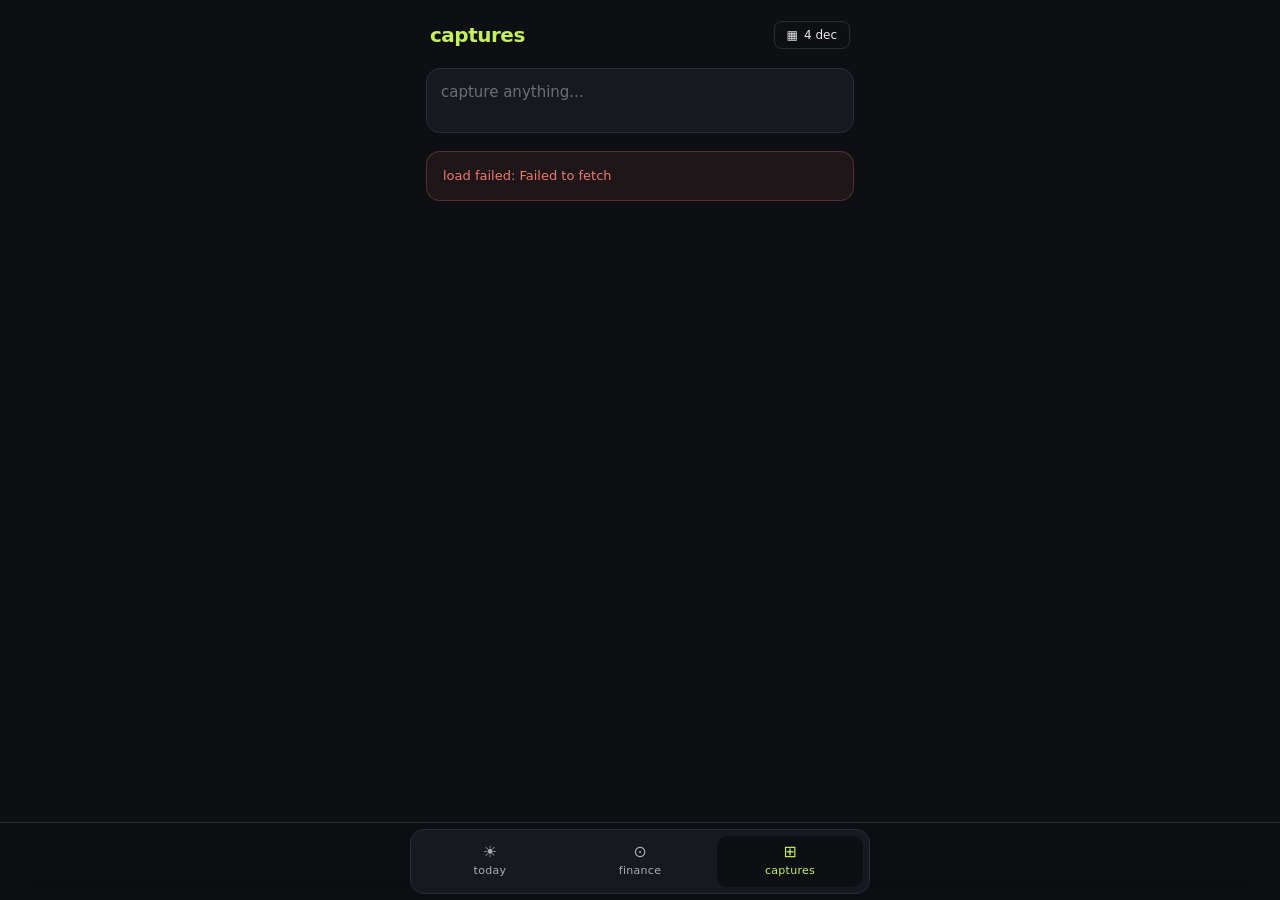
<file: capture.html>
<!DOCTYPE html>
<html lang="en">
<head>
<meta charset="UTF-8" />
<meta name="viewport" content="width=device-width, initial-scale=1.0, viewport-fit=cover" />
<meta name="theme-color" content="#0d0f12" />
<title>Motracker — captures</title>
<link rel="stylesheet" href="./nav.css" />
<script src="./nav.js" defer></script>
<style>
  :root {
    --bg: #0d0f12;
    --surface: #161a20;
    --surface-hover: #1c2026;
    --border: #22262c;
    --border-strong: #2a2d33;
    --text: #e8e8e8;
    --text-dim: #a8acb4;
    --text-faint: #6a6e76;
    --accent: #c4f060;
    --accent-dim: #9bb84c;
    --danger: #f0796e;
    --radius: 14px;
  }
  * { box-sizing: border-box; margin: 0; padding: 0; -webkit-tap-highlight-color: transparent; }
  html, body { background: var(--bg); }
  body {
    font-family: 'Inter', -apple-system, BlinkMacSystemFont, system-ui, sans-serif;
    color: var(--text);
    padding: 16px 16px 80px;
    max-width: 460px;
    margin: 0 auto;
    font-size: 15px;
    line-height: 1.5;
    min-height: 100vh;
  }

  .capture {
    background: var(--surface); border: 1px solid var(--border-strong);
    border-radius: var(--radius); padding: 12px 14px; margin-bottom: 18px;
    transition: border-color 0.15s;
  }
  .capture:focus-within { border-color: var(--accent); }
  .capture textarea {
    width: 100%; border: none; background: transparent; color: var(--text);
    font-family: inherit; font-size: 15px; line-height: 1.5; resize: none;
    outline: none; min-height: 22px; max-height: 200px; overflow-y: auto;
  }
  .capture textarea::placeholder { color: var(--text-faint); }
  .capture-bar {
    display: flex; justify-content: space-between; align-items: center;
    margin-top: 10px; height: 0; overflow: hidden; transition: height 0.2s;
  }
  .capture:focus-within .capture-bar,
  .capture.has-text .capture-bar { height: 32px; }
  .capture-bar .hint { font-size: 12px; color: var(--text-faint); }
  .capture-bar button {
    background: var(--accent); color: var(--bg); border: none; border-radius: 8px;
    padding: 6px 14px; font-family: inherit; font-size: 13px; font-weight: 600; cursor: pointer;
  }
  .capture-bar button:disabled {
    background: var(--border-strong); color: var(--text-faint); cursor: not-allowed;
  }

  .date-group { margin-bottom: 18px; }
  .date-head {
    font-size: 11px; font-weight: 600; letter-spacing: 2px;
    text-transform: uppercase; color: var(--text-dim);
    padding: 0 4px 8px;
  }
  .captures-list {
    background: var(--surface); border: 1px solid var(--border-strong);
    border-radius: var(--radius); overflow: hidden;
  }
  .capture-row {
    padding: 10px 14px;
    border-bottom: 1px solid var(--border);
    display: flex; justify-content: space-between; align-items: baseline; gap: 10px;
    -webkit-user-select: none; user-select: none;
    transition: background 0.15s;
  }
  .capture-row:last-child { border-bottom: none; }
  .capture-row.press-active { background: rgba(240, 121, 110, 0.08); }
  .capture-row-body { flex: 1; min-width: 0; }
  .capture-row-text {
    font-size: 13px; line-height: 1.4;
    overflow: hidden; text-overflow: ellipsis; white-space: nowrap;
  }
  .capture-row-meta {
    font-size: 11px; color: var(--text-faint); margin-top: 2px;
  }

  .route {
    font-size: 10px; padding: 2px 8px; border-radius: 10px;
    font-weight: 500; letter-spacing: 0.3px;
    border: 1px solid transparent; white-space: nowrap; flex-shrink: 0;
  }
  .route-tasks    { background: rgba(55, 138, 221, 0.12); color: #85b7eb; border-color: rgba(55, 138, 221, 0.25); }
  .route-shopping { background: rgba(29, 158, 117, 0.12); color: #5dcaa5; border-color: rgba(29, 158, 117, 0.25); }
  .route-calories { background: rgba(196, 240, 96, 0.12); color: #c4f060; border-color: rgba(196, 240, 96, 0.25); }
  .route-spend    { background: rgba(186, 117, 23, 0.12); color: #f0a955; border-color: rgba(186, 117, 23, 0.3); }
  .route-tobacco  { background: rgba(216, 90, 48, 0.12); color: #f0997b; border-color: rgba(216, 90, 48, 0.3); }
  .route-metric   { background: rgba(168, 172, 180, 0.12); color: var(--text-dim); border-color: var(--border-strong); }
  .route-note     { background: rgba(127, 119, 221, 0.15); color: #afa9ec; border-color: rgba(127, 119, 221, 0.3); }
  .route-reminder { background: rgba(212, 83, 126, 0.12); color: #ed93b1; border-color: rgba(212, 83, 126, 0.3); }
  .route-entry    { background: var(--border); color: var(--text-faint); border-color: var(--border-strong); }
  .route-multi    { background: rgba(168, 172, 180, 0.12); color: var(--text-dim); border-color: var(--border-strong); }

  .loading {
    padding: 18px 16px; text-align: center; font-size: 13px;
    color: var(--text-faint);
  }
  .empty {
    padding: 18px 16px; text-align: center; font-size: 13px;
    color: var(--text-faint); font-style: italic;
  }
  .error-msg {
    padding: 14px 16px; font-size: 13px; color: var(--danger);
    background: rgba(240, 121, 110, 0.08); border: 1px solid rgba(240, 121, 110, 0.25);
    border-radius: var(--radius);
  }

  .load-more {
    text-align: center; padding: 14px;
    color: var(--text-faint); font-size: 13px; cursor: pointer;
    -webkit-user-select: none; user-select: none;
  }
  .load-more:hover { color: var(--accent); }
  .load-more.loading-state { color: var(--text-faint); cursor: default; }

  .toast {
    position: fixed; bottom: 24px; left: 50%;
    transform: translateX(-50%) translateY(80px);
    background: var(--accent); color: var(--bg);
    padding: 12px 20px; border-radius: 12px;
    font-size: 14px; font-weight: 500;
    box-shadow: 0 4px 20px rgba(0,0,0,0.4);
    opacity: 0; transition: all 0.3s ease-out;
    z-index: 100; max-width: 360px; text-align: center;
  }
  .toast.show { opacity: 1; transform: translateX(-50%) translateY(0); }
  .toast.error { background: var(--danger); color: #fff; }

  /* Confirm modal */
  .modal-backdrop {
    position: fixed; inset: 0; background: rgba(0,0,0,0.6);
    display: none; align-items: center; justify-content: center;
    z-index: 200; padding: 20px;
  }
  .modal-backdrop.show { display: flex; }
  .modal {
    background: var(--surface); border: 1px solid var(--border-strong);
    border-radius: var(--radius); padding: 18px;
    width: 100%; max-width: 360px;
  }
  .modal-title {
    font-size: 14px; font-weight: 600; color: var(--text);
    margin-bottom: 8px;
  }
  .modal-text {
    font-size: 13px; color: var(--text-dim); line-height: 1.5;
    margin-bottom: 16px;
    max-height: 100px; overflow-y: auto;
    padding: 8px 10px; background: var(--bg);
    border-radius: 8px; border: 1px solid var(--border);
    word-break: break-word;
  }
  .modal-warn {
    font-size: 12px; color: var(--text-faint);
    margin-bottom: 16px;
  }
  .modal-actions {
    display: flex; gap: 8px; justify-content: flex-end;
  }
  .modal-actions button {
    border: none; border-radius: 8px; padding: 8px 14px;
    font-family: inherit; font-size: 13px; font-weight: 600;
    cursor: pointer;
  }
  .btn-cancel {
    background: var(--border-strong); color: var(--text);
  }
  .btn-confirm {
    background: var(--danger); color: #fff;
  }
</style>
</head>
<body>

<div class="capture" id="capture">
  <textarea id="captureInput" rows="1" placeholder="capture anything..."></textarea>
  <div class="capture-bar">
    <span class="hint">enter to send · shift+enter for newline · long-press row to delete</span>
    <button id="captureBtn" disabled>send</button>
  </div>
</div>

<div id="groupsContainer">
  <div class="loading">loading…</div>
</div>

<div class="load-more" id="loadMore" style="display:none;">load older</div>

<div class="toast" id="toast"></div>

<div class="modal-backdrop" id="modalBackdrop">
  <div class="modal">
    <div class="modal-title">delete capture?</div>
    <div class="modal-text" id="modalText"></div>
    <div class="modal-warn">this removes the entry and all linked rows (tasks, shopping, calories, etc.)</div>
    <div class="modal-actions">
      <button class="btn-cancel" id="btnCancel">cancel</button>
      <button class="btn-confirm" id="btnConfirm">delete</button>
    </div>
  </div>
</div>

<script>
  // Init shared nav (injects header + tab bar + calendar modal)
  window.addEventListener('DOMContentLoaded', () => {
    MotrackerNav.init({ active: 'captures', title: 'captures' });
  });

  // ============================================
  // CONFIG
  // ============================================
  const SUPABASE_URL = "https://fwqhomgawlgicqiqqqhw.supabase.co";
  const SUPABASE_ANON_KEY = "eyJhbGciOiJIUzI1NiIsInR5cCI6IkpXVCJ9.eyJpc3MiOiJzdXBhYmFzZSIsInJlZiI6ImZ3cWhvbWdhd2xnaWNxaXFxcWh3Iiwicm9sZSI6ImFub24iLCJpYXQiOjE3NzcyMTE1NDYsImV4cCI6MjA5Mjc4NzU0Nn0.LF82rWM0rX5FKY0Qo5Vsym_VWgV2reL_U8LkHbfWVHI";
  const CAPTURE_FN_URL = `${SUPABASE_URL}/functions/v1/capture`;
  const REST = `${SUPABASE_URL}/rest/v1`;

  const HEADERS = {
    "apikey": SUPABASE_ANON_KEY,
    "Authorization": `Bearer ${SUPABASE_ANON_KEY}`,
    "Content-Type": "application/json",
  };

  const PAGE_SIZE = 50;
  const LONG_PRESS_MS = 500;

  // ============================================
  // STATE
  // ============================================
  let CAPTURES = []; // [{ entry, routes: [{label}] }]
  let OLDEST_LOADED = null; // ISO string of oldest entry created_at
  let HAS_MORE = true;
  let PENDING_DELETE_ID = null;

  // ============================================
  // HELPERS
  // ============================================
  function escapeHtml(s) {
    return String(s == null ? "" : s).replace(/[&<>"']/g, c => ({
      "&": "&amp;", "<": "&lt;", ">": "&gt;", '"': "&quot;", "'": "&#39;"
    }[c]));
  }

  function fmtTime(iso) {
    const d = new Date(iso);
    return d.toLocaleTimeString('en-GB', { hour: '2-digit', minute: '2-digit', timeZone: 'Europe/Budapest' });
  }

  function bpDateOnly(iso) {
    const d = new Date(iso);
    // Convert to Budapest by shifting by GMT+2
    const bp = new Date(d.getTime() + 2 * 3600 * 1000);
    return bp.toISOString().slice(0, 10);
  }

  function todayBP() {
    return bpDateOnly(new Date().toISOString());
  }

  function fmtDateHeader(iso) {
    const today = todayBP();
    const yesterday = new Date(new Date(today + 'T00:00:00').getTime() - 86400000)
      .toISOString().slice(0, 10);
    const dayName = new Date(iso + 'T00:00:00')
      .toLocaleDateString('en-GB', { weekday: 'long' }).toLowerCase();
    const shortDate = new Date(iso + 'T00:00:00')
      .toLocaleDateString('en-GB', { day: 'numeric', month: 'short' }).toLowerCase();
    if (iso === today)     return `today · ${shortDate}`;
    if (iso === yesterday) return `yesterday · ${shortDate}`;
    return `${dayName} · ${shortDate}`;
  }

  function routePill(label) {
    const lcLabel = String(label).toLowerCase();
    const KNOWN = ['tasks', 'shopping', 'calories', 'spend', 'tobacco', 'note', 'reminder', 'entry', 'multi'];
    const cls = KNOWN.includes(lcLabel) ? `route-${lcLabel}` : 'route-metric';
    return `<span class="route ${cls}">${escapeHtml(lcLabel)}</span>`;
  }

  async function sbGet(path) {
    const res = await fetch(`${REST}/${path}`, { headers: HEADERS });
    if (!res.ok) throw new Error(`GET ${path}: ${res.status}`);
    return res.json();
  }

  async function sbDelete(path) {
    const res = await fetch(`${REST}/${path}`, {
      method: "DELETE",
      headers: HEADERS,
    });
    if (!res.ok) throw new Error(`DELETE ${path}: ${res.status}`);
    return true;
  }

  // ============================================
  // FETCH — paged, route detection via entry_id FK
  // ============================================
  async function fetchPage(beforeISO = null) {
    let entriesQ = `entries?select=*&order=created_at.desc&limit=${PAGE_SIZE}`;
    if (beforeISO) entriesQ += `&created_at=lt.${beforeISO}`;
    const entries = await sbGet(entriesQ);
    if (entries.length === 0) return [];

    const entryIds = entries.map(e => e.id);
    const idFilter = `entry_id=in.(${entryIds.join(',')})`;

    const [tasksRows, shoppingRows, notesRows, remindersRows, metricsRows] = await Promise.all([
      sbGet(`tasks?${idFilter}&select=entry_id`),
      sbGet(`shopping?${idFilter}&select=entry_id`),
      sbGet(`notes?${idFilter}&select=entry_id`),
      sbGet(`reminders?${idFilter}&select=entry_id`),
      sbGet(`metrics?${idFilter}&select=entry_id,metric_type`),
    ]);

    // Build lookup: entryId -> Set of route labels (Set dedups)
    const routesByEntry = new Map();
    function add(entryId, label) {
      if (!routesByEntry.has(entryId)) routesByEntry.set(entryId, new Set());
      routesByEntry.get(entryId).add(label);
    }
    tasksRows.forEach(r => add(r.entry_id, 'tasks'));
    shoppingRows.forEach(r => add(r.entry_id, 'shopping'));
    notesRows.forEach(r => add(r.entry_id, 'note'));
    remindersRows.forEach(r => add(r.entry_id, 'reminder'));
    metricsRows.forEach(r => add(r.entry_id, r.metric_type));

    return entries.map(e => {
      const labels = routesByEntry.has(e.id) ? Array.from(routesByEntry.get(e.id)) : [];
      return {
        entry: e,
        routes: labels.map(label => ({ label })),
      };
    });
  }

  async function loadInitial() {
    try {
      const page = await fetchPage();
      CAPTURES = page;
      HAS_MORE = page.length === PAGE_SIZE;
      OLDEST_LOADED = page.length > 0 ? page[page.length - 1].entry.created_at : null;
      render();
    } catch (e) {
      document.getElementById('groupsContainer').innerHTML =
        `<div class="error-msg">load failed: ${escapeHtml(e.message)}</div>`;
    }
  }

  async function loadMore() {
    if (!HAS_MORE || !OLDEST_LOADED) return;
    const btn = document.getElementById('loadMore');
    btn.classList.add('loading-state');
    btn.textContent = 'loading…';
    try {
      const page = await fetchPage(OLDEST_LOADED);
      CAPTURES = CAPTURES.concat(page);
      HAS_MORE = page.length === PAGE_SIZE;
      OLDEST_LOADED = page.length > 0 ? page[page.length - 1].entry.created_at : OLDEST_LOADED;
      render();
    } catch (e) {
      showToast(`✕ load failed: ${e.message}`, true);
    } finally {
      btn.classList.remove('loading-state');
      btn.textContent = 'load older';
    }
  }

  // ============================================
  // DELETE
  // ============================================
  function openDeleteModal(entryId, rawText) {
    PENDING_DELETE_ID = entryId;
    document.getElementById('modalText').textContent = rawText;
    document.getElementById('modalBackdrop').classList.add('show');
  }

  function closeDeleteModal() {
    PENDING_DELETE_ID = null;
    document.getElementById('modalBackdrop').classList.remove('show');
  }

  async function confirmDelete() {
    const id = PENDING_DELETE_ID;
    if (id == null) return;
    const btn = document.getElementById('btnConfirm');
    btn.disabled = true;
    btn.textContent = '…';
    try {
      await sbDelete(`entries?id=eq.${id}`);
      // Optimistically drop from local list
      CAPTURES = CAPTURES.filter(c => c.entry.id !== id);
      render();
      showToast('✓ deleted');
      closeDeleteModal();
    } catch (e) {
      showToast(`✕ delete failed: ${e.message}`, true);
    } finally {
      btn.disabled = false;
      btn.textContent = 'delete';
    }
  }

  // ============================================
  // LONG-PRESS BINDING (delegated)
  // ============================================
  function attachLongPress(container) {
    let timer = null;
    let activeEl = null;
    let triggered = false;

    function start(e) {
      const row = e.target.closest('.capture-row');
      if (!row || !row.dataset.entryId) return;
      activeEl = row;
      triggered = false;
      row.classList.add('press-active');
      timer = setTimeout(() => {
        triggered = true;
        // Vibrate if available
        if (navigator.vibrate) navigator.vibrate(30);
        openDeleteModal(Number(row.dataset.entryId), row.dataset.rawText || '');
        if (activeEl) activeEl.classList.remove('press-active');
      }, LONG_PRESS_MS);
    }
    function cancel() {
      if (timer) { clearTimeout(timer); timer = null; }
      if (activeEl) activeEl.classList.remove('press-active');
      activeEl = null;
    }

    container.addEventListener('touchstart', start, { passive: true });
    container.addEventListener('touchend', cancel);
    container.addEventListener('touchmove', cancel);
    container.addEventListener('touchcancel', cancel);
    container.addEventListener('mousedown', start);
    container.addEventListener('mouseup', cancel);
    container.addEventListener('mouseleave', cancel);
    // Prevent context menu firing on long-press desktop right-click conflict
    container.addEventListener('contextmenu', e => {
      if (e.target.closest('.capture-row')) e.preventDefault();
    });
  }

  // ============================================
  // RENDER
  // ============================================
  function render() {
    const container = document.getElementById('groupsContainer');
    if (CAPTURES.length === 0) {
      container.innerHTML = '<div class="empty">no captures yet</div>';
      document.getElementById('loadMore').style.display = 'none';
      return;
    }

    // Group by Budapest date
    const groups = new Map(); // dateISO -> rows[]
    CAPTURES.forEach(c => {
      const d = bpDateOnly(c.entry.created_at);
      if (!groups.has(d)) groups.set(d, []);
      groups.get(d).push(c);
    });

    // Render groups in order (already sorted by created_at desc)
    let html = '';
    for (const [date, rows] of groups) {
      html += `<div class="date-group">`;
      html += `<div class="date-head">${fmtDateHeader(date)}</div>`;
      html += `<div class="captures-list">`;
      html += rows.map(c => {
        const time = fmtTime(c.entry.created_at);
        const labels = c.routes.length === 0
          ? ['entry']
          : c.routes.map(r => r.label);
        const routeStr = labels.join(', ');
        const pill = labels.length === 1
          ? routePill(labels[0])
          : routePill('multi');
        return `
          <div class="capture-row" data-entry-id="${c.entry.id}" data-raw-text="${escapeHtml(c.entry.raw_text)}">
            <div class="capture-row-body">
              <div class="capture-row-text">${escapeHtml(c.entry.raw_text)}</div>
              <div class="capture-row-meta">${time} · → ${escapeHtml(routeStr)}</div>
            </div>
            ${pill}
          </div>
        `;
      }).join('');
      html += `</div></div>`;
    }

    container.innerHTML = html;
    document.getElementById('loadMore').style.display = HAS_MORE ? 'block' : 'none';
  }

  // ============================================
  // TOAST
  // ============================================
  function showToast(msg, isError = false) {
    const t = document.getElementById('toast');
    t.className = 'toast' + (isError ? ' error' : '');
    t.textContent = msg;
    t.classList.add('show');
    if (window._toastTimer) clearTimeout(window._toastTimer);
    window._toastTimer = setTimeout(() => {
      t.classList.remove('show');
    }, 2400);
  }

  // ============================================
  // CAPTURE INPUT
  // ============================================
  const captureBox = document.getElementById('capture');
  const captureInput = document.getElementById('captureInput');
  const captureBtn = document.getElementById('captureBtn');

  function autosize() {
    captureInput.style.height = 'auto';
    captureInput.style.height = Math.min(captureInput.scrollHeight, 200) + 'px';
  }
  captureInput.addEventListener('input', () => {
    autosize();
    const has = captureInput.value.trim().length > 0;
    captureBtn.disabled = !has;
    captureBox.classList.toggle('has-text', has);
  });
  captureInput.addEventListener('keydown', e => {
    if (e.key === 'Enter' && !e.shiftKey) { e.preventDefault(); send(); }
  });
  captureBtn.addEventListener('click', send);

  async function send() {
    const text = captureInput.value.trim();
    if (!text) return;
    captureBtn.disabled = true;
    captureBtn.textContent = "…";

    try {
      const res = await fetch(CAPTURE_FN_URL, {
        method: "POST",
        headers: { ...HEADERS },
        body: JSON.stringify({ text }),
      });
      const data = await res.json();
      if (!res.ok || !data.ok) {
        showToast(`✕ ${data.error || "capture failed"}`, true);
        console.error(data);
        return;
      }
      captureInput.value = "";
      autosize();
      captureBox.classList.remove('has-text');
      showToast(data.summary || "✓ logged");
      loadInitial(); // reset to first page so new capture appears at top
    } catch (e) {
      showToast(`✕ network: ${e.message}`, true);
    } finally {
      captureBtn.disabled = false;
      captureBtn.textContent = "send";
    }
  }

  // Modal wiring
  document.getElementById('btnCancel').addEventListener('click', closeDeleteModal);
  document.getElementById('btnConfirm').addEventListener('click', confirmDelete);
  document.getElementById('modalBackdrop').addEventListener('click', e => {
    if (e.target.id === 'modalBackdrop') closeDeleteModal();
  });

  // Long-press wiring (delegated to groupsContainer)
  attachLongPress(document.getElementById('groupsContainer'));

  document.getElementById('loadMore').addEventListener('click', loadMore);

  loadInitial();
</script>

</body>
</html>
</file>
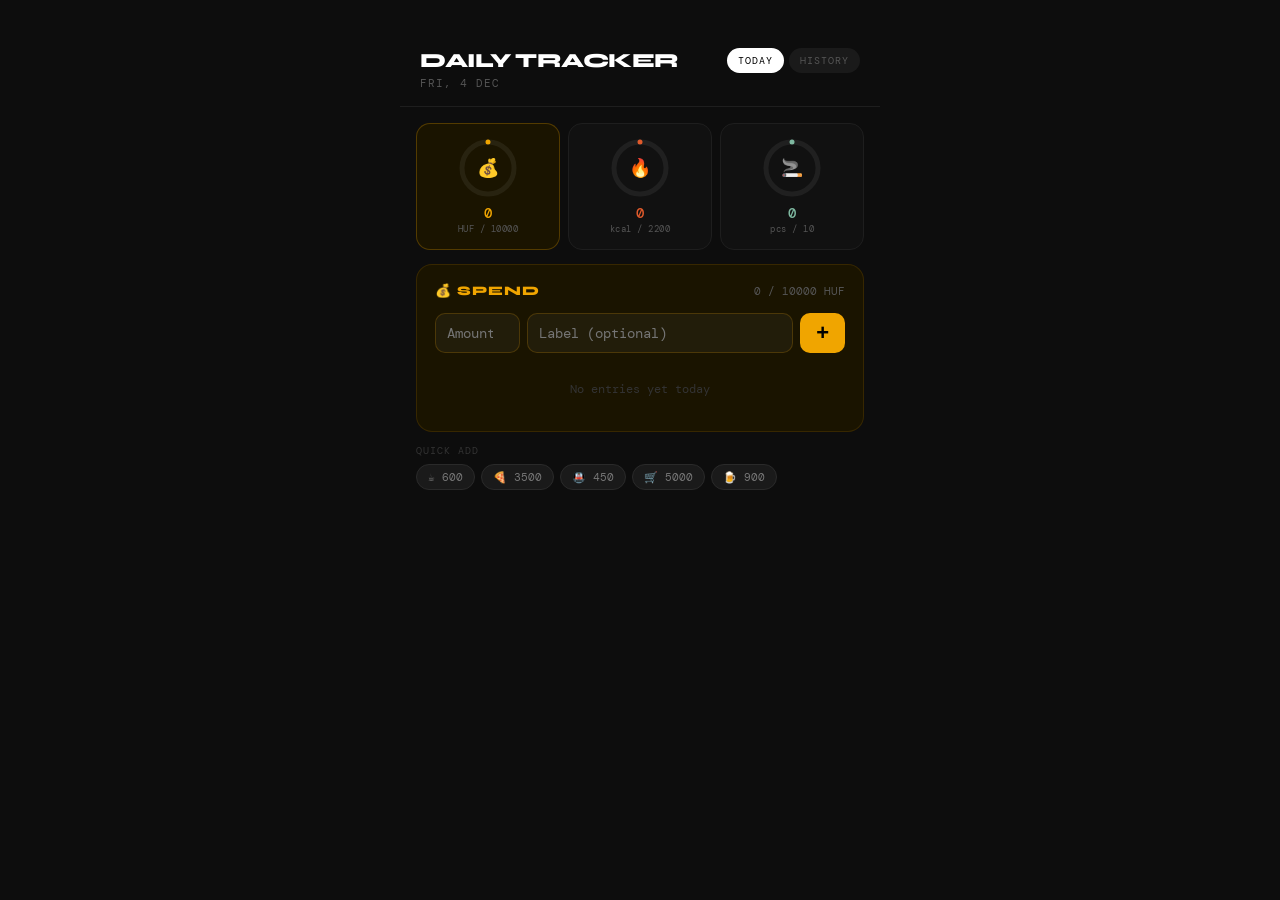
<file: daily-tracker.html>
<!DOCTYPE html>
<html lang="en">
<head>
<meta charset="UTF-8">
<meta name="viewport" content="width=device-width, initial-scale=1.0, maximum-scale=1.0, user-scalable=no">
<meta name="apple-mobile-web-app-capable" content="yes">
<meta name="apple-mobile-web-app-status-bar-style" content="black-translucent">
<meta name="theme-color" content="#0d0d0d">
<title>Daily Tracker</title>
<link href="https://fonts.googleapis.com/css2?family=DM+Mono:wght@300;400;500&family=Syne:wght@700;800&display=swap" rel="stylesheet">
<style>
  * { box-sizing: border-box; margin: 0; padding: 0; -webkit-tap-highlight-color: transparent; }
  html, body { height: 100%; background: #0d0d0d; color: #fff; font-family: 'DM Mono', monospace; overscroll-behavior: none; }
  body { display: flex; flex-direction: column; max-width: 480px; margin: 0 auto; }
  ::-webkit-scrollbar { display: none; }

  /* Header */
  .header { padding: 48px 20px 16px; border-bottom: 1px solid #1e1e1e; display: flex; justify-content: space-between; align-items: flex-start; flex-shrink: 0; }
  .header-title { font-family: 'Syne', sans-serif; font-size: 20px; font-weight: 800; letter-spacing: -0.5px; }
  .header-date { color: #555; font-size: 11px; margin-top: 3px; letter-spacing: 1px; }
  .view-toggle { display: flex; gap: 5px; }
  .view-btn { font-family: 'DM Mono', monospace; font-size: 10px; letter-spacing: 1px; padding: 6px 11px; border-radius: 20px; border: none; cursor: pointer; transition: all 0.2s; }
  .view-btn.active { background: #fff; color: #000; }
  .view-btn.inactive { background: #1a1a1a; color: #555; }

  /* Cards */
  .cards { display: grid; grid-template-columns: 1fr 1fr 1fr; gap: 8px; padding: 16px 16px 0; flex-shrink: 0; }
  .card { padding: 14px 8px; border-radius: 14px; text-align: center; cursor: pointer; transition: all 0.2s; border: 1px solid transparent; }
  .card svg { display: block; margin: 0 auto; }
  .card-icon-wrap { position: relative; width: 60px; height: 60px; margin: 0 auto 6px; }
  .card-icon-wrap svg { position: absolute; top: 0; left: 0; }
  .card-emoji { position: absolute; inset: 0; display: flex; align-items: center; justify-content: center; font-size: 18px; }
  .card-total { font-size: 14px; font-weight: 500; }
  .card-unit { font-size: 9px; color: #555; letter-spacing: 0.5px; margin-top: 1px; }

  /* Panel */
  .panel { margin: 14px 16px 0; padding: 18px; border-radius: 16px; flex-shrink: 0; }
  .panel-header { display: flex; justify-content: space-between; align-items: center; margin-bottom: 14px; }
  .panel-title { font-family: 'Syne', sans-serif; font-size: 13px; font-weight: 800; letter-spacing: 1px; }
  .panel-goal { font-size: 11px; color: #555; }

  /* Input row */
  .input-row { display: flex; gap: 7px; margin-bottom: 12px; }
  .input-row input { font-family: 'DM Mono', monospace; font-size: 14px; color: #fff; border-radius: 10px; background: #ffffff0a; border: 1px solid transparent; padding: 10px 11px; -webkit-appearance: none; }
  .input-row input:focus { outline: none; }
  .input-amt { width: 85px; }
  .input-label { flex: 1; }
  .add-btn { border: none; border-radius: 10px; font-size: 22px; font-weight: 700; cursor: pointer; padding: 0 16px; transition: transform 0.1s; line-height: 1; }
  .add-btn:active { transform: scale(0.93); }

  /* Entries */
  .entries { max-height: 170px; overflow-y: auto; }
  .entry { display: flex; align-items: center; padding: 7px 10px; border-radius: 8px; background: #ffffff08; margin-bottom: 5px; font-size: 12px; color: #ccc; gap: 8px; }
  .entry-time { color: #555; min-width: 38px; font-size: 11px; }
  .entry-label { flex: 1; overflow: hidden; text-overflow: ellipsis; white-space: nowrap; }
  .entry-amt { font-weight: 700; color: #fff; }
  .entry-del { background: none; border: none; color: #ff444877; font-size: 18px; cursor: pointer; padding: 0 2px; line-height: 1; flex-shrink: 0; }
  .empty { color: #333; font-size: 12px; text-align: center; padding: 16px 0; }

  /* Quick add */
  .quick-section { padding: 12px 16px 0; flex-shrink: 0; }
  .quick-label { font-size: 10px; letter-spacing: 1px; color: #333; margin-bottom: 7px; }
  .quick-pills { display: flex; gap: 6px; flex-wrap: wrap; }
  .quick-pill { background: #1a1a1a; border: 1px solid #2a2a2a; border-radius: 20px; color: #777; font-size: 11px; font-family: 'DM Mono', monospace; padding: 5px 11px; cursor: pointer; transition: background 0.15s; }
  .quick-pill:active { background: #252525; }

  /* History */
  .history { padding: 16px; overflow-y: auto; flex: 1; }
  .hist-label { font-size: 10px; letter-spacing: 1px; color: #555; margin-bottom: 12px; }
  .hist-day { padding: 13px 14px; border-radius: 12px; background: #111; border: 1px solid #1e1e1e; margin-bottom: 9px; }
  .hist-date { font-size: 10px; color: #555; letter-spacing: 0.5px; margin-bottom: 9px; }
  .hist-cols { display: grid; grid-template-columns: 1fr 1fr 1fr; gap: 6px; text-align: center; }
  .hist-emoji { font-size: 10px; margin-bottom: 2px; }
  .hist-val { font-size: 14px; font-weight: 500; }
  .hist-unit { font-size: 9px; color: #444; }
</style>
</head>
<body>

<div class="header">
  <div>
    <div class="header-title">DAILY TRACKER</div>
    <div class="header-date" id="headerDate"></div>
  </div>
  <div class="view-toggle">
    <button class="view-btn active" onclick="setView('today')">TODAY</button>
    <button class="view-btn inactive" onclick="setView('history')">HISTORY</button>
  </div>
</div>

<div id="todayView">
  <!-- Cards -->
  <div class="cards" id="cards"></div>

  <!-- Active panel -->
  <div class="panel" id="panel">
    <div class="panel-header">
      <span class="panel-title" id="panelTitle"></span>
      <span class="panel-goal" id="panelGoal"></span>
    </div>
    <div class="input-row">
      <input class="input-amt" id="inputAmt" type="number" inputmode="decimal" placeholder="Amount" onkeydown="if(event.key==='Enter')addEntry()">
      <input class="input-label" id="inputLbl" type="text" placeholder="Label (optional)" onkeydown="if(event.key==='Enter')addEntry()">
      <button class="add-btn" id="addBtn" onclick="addEntry()">+</button>
    </div>
    <div class="entries" id="entries"></div>
  </div>

  <!-- Quick add -->
  <div class="quick-section">
    <div class="quick-label">QUICK ADD</div>
    <div class="quick-pills" id="quickPills"></div>
  </div>
</div>

<div id="historyView" style="display:none; flex:1; overflow-y:auto;">
  <div class="history" id="historyContent"></div>
</div>

<script>
const CATS = {
  spend:    { label:'Spend',    unit:'HUF',  icon:'💰', color:'#f0a500', bg:'#1a1400', goal:10000 },
  calories: { label:'Calories', unit:'kcal', icon:'🔥', color:'#e05a2b', bg:'#180e08', goal:2200  },
  tobacco:  { label:'Tobacco',  unit:'pcs',  icon:'🚬', color:'#7eb8a0', bg:'#071210', goal:10    },
};
const QUICK = {
  spend:    [['☕','600'],['🍕','3500'],['🚇','450'],['🛒','5000'],['🍺','900']],
  calories: [['🥚','80'],['🍌','90'],['🍗','250'],['🥗','180'],['🍝','420'],['🍫','150']],
  tobacco:  [['🚬','1'],['🚬','2'],['🚬','3'],['💨','1']],
};

let activeTab = 'spend';
let currentView = 'today';

const todayKey = () => new Date().toISOString().slice(0,10);

function loadData() {
  try { return JSON.parse(localStorage.getItem('daily_tracker_v2') || '{}'); } catch { return {}; }
}
function saveData(d) {
  try { localStorage.setItem('daily_tracker_v2', JSON.stringify(d)); } catch {}
}
function todayData() {
  const d = loadData(); const k = todayKey();
  if (!d[k]) d[k] = {spend:[],calories:[],tobacco:[]};
  return d[k];
}
function total(cat) {
  return (todayData()[cat]||[]).reduce((s,e)=>s+e.amount,0);
}
function fmtNum(n) { return n%1===0 ? n : n.toFixed(1); }
function fmtDate(str) {
  return new Date(str+'T12:00:00').toLocaleDateString('en-GB',{weekday:'short',day:'numeric',month:'short'}).toUpperCase();
}
function nowTime() {
  return new Date().toLocaleTimeString('en-GB',{hour:'2-digit',minute:'2-digit'});
}

// Radial SVG
function radialSVG(val, max, color, size=60) {
  const r=(size-8)/2, circ=2*Math.PI*r, pct=Math.min(val/max,1), dash=pct*circ;
  const over=val>max, c=over?'#ff4444':color;
  return `<svg width="${size}" height="${size}" style="transform:rotate(-90deg)">
    <circle cx="${size/2}" cy="${size/2}" r="${r}" fill="none" stroke="#ffffff10" stroke-width="5"/>
    <circle cx="${size/2}" cy="${size/2}" r="${r}" fill="none" stroke="${c}" stroke-width="5"
      stroke-dasharray="${dash} ${circ}" stroke-linecap="round"
      style="transition:stroke-dasharray 0.4s ease"/>
  </svg>`;
}

function renderCards() {
  const el = document.getElementById('cards');
  el.innerHTML = Object.entries(CATS).map(([key,c])=>{
    const t=total(key), over=t>c.goal, active=key===activeTab;
    const col = over?'#ff4444':c.color;
    return `<div class="card" onclick="setTab('${key}')" style="background:${active?c.bg:'#111'};border-color:${active?c.color+'44':'#1e1e1e'}">
      <div class="card-icon-wrap">${radialSVG(t,c.goal,c.color)}<div class="card-emoji">${c.icon}</div></div>
      <div class="card-total" style="color:${col}">${fmtNum(t)}</div>
      <div class="card-unit">${c.unit} / ${c.goal}</div>
    </div>`;
  }).join('');
}

function renderPanel() {
  const c = CATS[activeTab];
  const t = total(activeTab);
  const over = t > c.goal;
  document.getElementById('panel').style.background = c.bg;
  document.getElementById('panel').style.border = `1px solid ${c.color}22`;
  document.getElementById('panelTitle').textContent = `${c.icon} ${c.label.toUpperCase()}`;
  document.getElementById('panelTitle').style.color = c.color;
  document.getElementById('panelGoal').textContent = `${fmtNum(t)} / ${c.goal} ${c.unit}`;
  document.getElementById('inputAmt').style.borderColor = c.color+'33';
  document.getElementById('inputLbl').style.borderColor = c.color+'33';
  document.getElementById('addBtn').style.background = c.color;
  document.getElementById('addBtn').style.color = over?'#fff':'#000';

  const entries = [...(todayData()[activeTab]||[])].reverse();
  const el = document.getElementById('entries');
  if (!entries.length) {
    el.innerHTML = '<div class="empty">No entries yet today</div>';
  } else {
    el.innerHTML = entries.map(e=>`
      <div class="entry">
        <span class="entry-time">${e.time}</span>
        <span class="entry-label">${e.label||'—'}</span>
        <span class="entry-amt">${fmtNum(e.amount)}</span>
        <button class="entry-del" onclick="deleteEntry('${activeTab}',${e.id})">×</button>
      </div>`).join('');
  }
}

function renderQuick() {
  const c = CATS[activeTab];
  const pills = QUICK[activeTab];
  document.getElementById('quickPills').innerHTML = pills.map(([emoji,amt])=>
    `<button class="quick-pill" onclick="quickAdd('${amt}','${emoji}')">${emoji} ${fmtNum(parseFloat(amt))}</button>`
  ).join('');
}

function render() {
  // Header date
  document.getElementById('headerDate').textContent = fmtDate(todayKey());
  renderCards();
  renderPanel();
  renderQuick();
}

function setTab(tab) {
  activeTab = tab;
  document.getElementById('inputAmt').value = '';
  document.getElementById('inputLbl').value = '';
  render();
}

function setView(v) {
  currentView = v;
  document.getElementById('todayView').style.display = v==='today'?'block':'none';
  document.getElementById('historyView').style.display = v==='history'?'block':'none';
  document.querySelectorAll('.view-btn').forEach((b,i)=>{
    b.className = 'view-btn ' + (['today','history'][i]===v?'active':'inactive');
  });
  if (v==='history') renderHistory();
}

function renderHistory() {
  const data = loadData();
  const days = Object.keys(data).sort((a,b)=>b.localeCompare(a)).slice(0,14);
  const el = document.getElementById('historyContent');
  if (!days.length) { el.innerHTML='<div class="empty" style="padding:40px 0">No history yet</div>'; return; }
  el.innerHTML = '<div class="hist-label">LAST 14 DAYS</div>' + days.map(day=>{
    const d = data[day]||{};
    const isToday = day===todayKey();
    const cols = Object.entries(CATS).map(([key,c])=>{
      const t=(d[key]||[]).reduce((s,e)=>s+e.amount,0);
      const col=t>c.goal?'#ff4444':t>0?c.color:'#333';
      return `<div><div class="hist-emoji">${c.icon}</div>
        <div class="hist-val" style="color:${col}">${fmtNum(t)}</div>
        <div class="hist-unit">${c.unit}</div></div>`;
    }).join('');
    return `<div class="hist-day">
      <div class="hist-date">${fmtDate(day)}${isToday?' · TODAY':''}</div>
      <div class="hist-cols">${cols}</div>
    </div>`;
  }).join('');
}

function addEntry() {
  const amt = parseFloat(document.getElementById('inputAmt').value);
  if (!amt || isNaN(amt)) return;
  const lbl = document.getElementById('inputLbl').value.trim();
  const data = loadData(); const k = todayKey();
  if (!data[k]) data[k]={spend:[],calories:[],tobacco:[]};
  data[k][activeTab].push({ id:Date.now(), amount:amt, label:lbl, time:nowTime() });
  saveData(data);
  document.getElementById('inputAmt').value='';
  document.getElementById('inputLbl').value='';
  render();
}

function quickAdd(amt, emoji) {
  const data = loadData(); const k = todayKey();
  if (!data[k]) data[k]={spend:[],calories:[],tobacco:[]};
  data[k][activeTab].push({ id:Date.now(), amount:parseFloat(amt), label:emoji, time:nowTime() });
  saveData(data);
  render();
}

function deleteEntry(cat, id) {
  const data = loadData(); const k = todayKey();
  if (!data[k]||!data[k][cat]) return;
  data[k][cat] = data[k][cat].filter(e=>e.id!==id);
  saveData(data);
  render();
}

render();
</script>
</body>
</html>
</file>
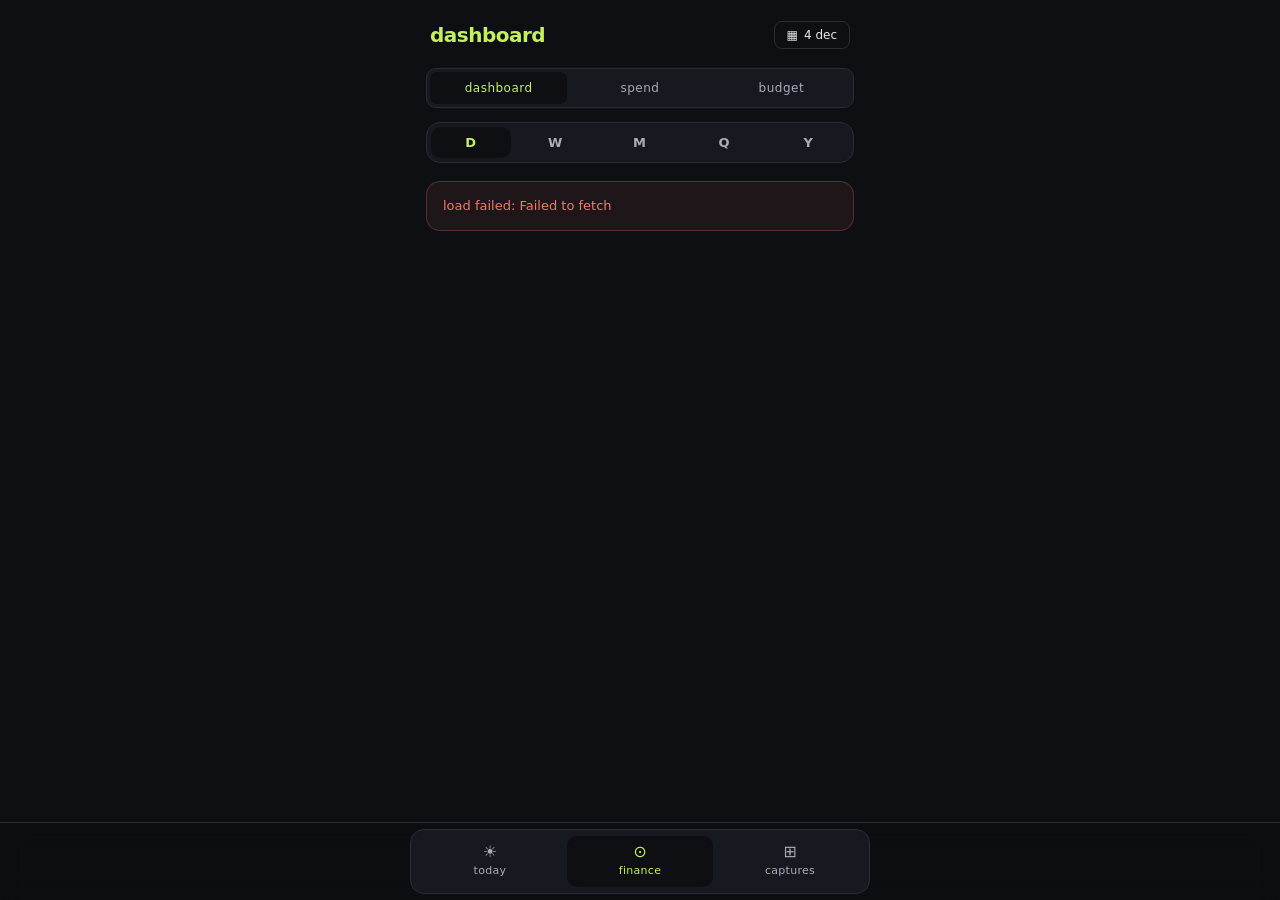
<file: dashboard.html>
<!DOCTYPE html>
<!--
  Motracker dashboard — FINANCE-ONLY by design.
  Spend, budget cycle, and money trends only.
  Lifestyle trackers (workout_done, workout_active, coffee, water, cig_factory,
  cig_rolled, apartment, calories, sleep, screen) live on:
    - index.html        (today's input view)
    - trackers.html     (history view, via today/trackers sub-tabs)
  Do not re-add lifestyle widgets here. See userMemories REPOS entry.
-->
<html lang="en">
<head>
<meta charset="UTF-8" />
<meta name="viewport" content="width=device-width, initial-scale=1.0, viewport-fit=cover" />
<meta name="theme-color" content="#0d0f12" />
<title>Motracker — dashboard</title>
<link rel="stylesheet" href="./nav.css" />
<script src="./nav.js" defer></script>
<style>
  :root {
    --bg: #0d0f12;
    --surface: #161a20;
    --surface-hover: #1c2026;
    --border: #22262c;
    --border-strong: #2a2d33;
    --text: #e8e8e8;
    --text-dim: #a8acb4;
    --text-faint: #6a6e76;
    --accent: #c4f060;
    --accent-dim: #9bb84c;
    --spend: #f0a955;
    --spend-dim: #ba7517;
    --danger: #f0796e;
    --danger-bg: rgba(240, 121, 110, 0.15);
    --edit: #85b7eb;

    --zone-good: #639922;
    --zone-good-bg: rgba(99, 153, 34, 0.18);
    --zone-mid:  #ba7517;
    --zone-mid-bg:  rgba(186, 117, 23, 0.18);
    --zone-bad:  #e24b4a;
    --zone-bad-bg:  rgba(226, 75, 74, 0.18);
    --zone-low:  #85b7eb;
    --zone-low-bg:  rgba(55, 138, 221, 0.15);

    --radius: 14px;
  }
  * { box-sizing: border-box; margin: 0; padding: 0; -webkit-tap-highlight-color: transparent; }
  html, body { background: var(--bg); }
  body {
    font-family: 'Inter', -apple-system, BlinkMacSystemFont, system-ui, sans-serif;
    color: var(--text);
    padding: 16px 16px 80px;
    max-width: 460px;
    margin: 0 auto;
    font-size: 15px;
    line-height: 1.5;
    min-height: 100vh;
  }

  header {
    display: flex; align-items: baseline; justify-content: space-between;
    margin-bottom: 14px; padding: 4px 4px 0;
  }
  header h1 { font-size: 20px; font-weight: 600; letter-spacing: -0.5px; color: var(--accent); }
  .header-right { display: flex; align-items: baseline; gap: 14px; }
  .header-right .nav { font-size: 13px; color: var(--text-faint); text-decoration: none; }
  .header-right .nav:hover { color: var(--accent); }

  /* TAB BAR */
  .tabs {
    display: flex; gap: 4px; margin-bottom: 18px;
    background: var(--surface); border: 1px solid var(--border-strong);
    border-radius: var(--radius); padding: 4px;
  }
  .tab {
    flex: 1; text-align: center; padding: 8px 0;
    font-size: 13px; font-weight: 600; letter-spacing: 1px;
    color: var(--text-dim); cursor: pointer;
    border-radius: 10px; background: transparent;
    border: none; font-family: inherit;
    text-transform: uppercase;
    transition: background 0.15s, color 0.15s;
  }
  .tab:active { background: var(--surface-hover); }
  .tab.active { background: var(--bg); color: var(--accent); }

  /* CYCLE POT (D tab only) — style C pace bar */
  .cycle-card {
    background: var(--surface); border: 1px solid var(--border-strong);
    border-radius: var(--radius); padding: 16px; margin-bottom: 14px;
  }
  .cycle-head {
    display: flex; justify-content: space-between; align-items: baseline;
    margin-bottom: 4px;
  }
  .cycle-label {
    font-size: 11px; font-weight: 600; letter-spacing: 1.5px;
    text-transform: uppercase; color: var(--text-dim);
  }
  .cycle-gap {
    font-size: 12px; font-weight: 500;
    font-variant-numeric: tabular-nums;
  }
  .cycle-gap.ahead { color: var(--zone-good); }
  .cycle-gap.behind { color: var(--zone-bad); }
  .cycle-amount {
    font-size: 28px; font-weight: 600; color: var(--text);
    letter-spacing: -0.4px; font-variant-numeric: tabular-nums;
    margin-bottom: 2px; line-height: 1.15;
  }
  .cycle-amount .unit {
    font-size: 14px; font-weight: 400; color: var(--text-dim);
    margin-left: 4px;
  }
  .cycle-sub {
    font-size: 12px; color: var(--text-faint); margin-bottom: 14px;
    font-variant-numeric: tabular-nums;
  }
  .pace-bar {
    position: relative; height: 24px; background: var(--border);
    border-radius: 6px; overflow: hidden;
  }
  .pace-should {
    position: absolute; top: 0; left: 0; height: 100%;
    background: rgba(196, 240, 96, 0.18);
    border-radius: 6px;
  }
  .pace-actual {
    position: absolute; top: 4px; bottom: 4px; left: 0;
    background: var(--accent); border-radius: 4px;
  }
  .pace-actual.over { background: var(--spend); }
  .pace-marker {
    position: absolute; top: -2px; bottom: -2px;
    width: 2px; background: var(--text);
  }
  .cycle-foot {
    display: flex; justify-content: space-between;
    font-size: 12px; color: var(--text-dim); margin-top: 8px;
    font-variant-numeric: tabular-nums;
  }
  .cycle-foot .day { color: var(--text); font-weight: 500; }

  .widget {
    background: var(--surface); border: 1px solid var(--border-strong);
    border-radius: var(--radius); padding: 14px 16px; margin-bottom: 12px;
  }
  .widget-head {
    display: flex; justify-content: space-between; align-items: baseline;
    margin-bottom: 8px;
  }
  .widget-label {
    font-size: 11px; font-weight: 600; letter-spacing: 1.5px;
    text-transform: uppercase; color: var(--text-dim);
  }
  .widget-status {
    font-size: 12px; font-weight: 500;
    font-variant-numeric: tabular-nums;
  }
  .widget-status.good { color: var(--zone-good); }
  .widget-status.mid  { color: var(--zone-mid); }
  .widget-status.bad  { color: var(--zone-bad); }
  .widget-status.low  { color: var(--zone-low); }
  .widget-value {
    font-size: 22px; font-weight: 600; color: var(--text);
    letter-spacing: -0.3px; font-variant-numeric: tabular-nums;
    margin-bottom: 10px; line-height: 1.15;
  }
  .widget-value .unit {
    font-size: 13px; font-weight: 400; color: var(--text-dim);
    margin-left: 4px;
  }
  .widget-value .sub {
    font-size: 12px; font-weight: 400; color: var(--text-faint);
    margin-left: 6px;
  }

  .zone-bar {
    position: relative; height: 14px; border-radius: 7px;
    overflow: hidden; display: flex;
  }
  .zone-bar .zone-seg { height: 100%; }
  .zone-bar .marker {
    position: absolute; top: -3px; bottom: -3px;
    width: 3px; background: var(--text);
    border-radius: 2px;
    box-shadow: 0 0 0 1px var(--bg);
  }
  .zone-foot {
    display: flex; justify-content: space-between;
    font-size: 10px; color: var(--text-faint); margin-top: 6px;
    font-variant-numeric: tabular-nums;
  }

  .trend-widget {
    background: var(--surface); border: 1px solid var(--border-strong);
    border-radius: var(--radius); padding: 14px 16px; margin-bottom: 12px;
  }
  .trend-head {
    display: flex; justify-content: space-between; align-items: baseline;
    margin-bottom: 4px;
  }
  .trend-label {
    font-size: 11px; font-weight: 600; letter-spacing: 1.5px;
    text-transform: uppercase; color: var(--text-dim);
  }
  .trend-summary {
    font-size: 12px; color: var(--text-faint);
    font-variant-numeric: tabular-nums;
  }
  .trend-value {
    font-size: 18px; font-weight: 600; color: var(--text);
    font-variant-numeric: tabular-nums;
    margin-bottom: 8px;
  }
  .trend-value .unit {
    font-size: 12px; font-weight: 400; color: var(--text-dim);
    margin-left: 4px;
  }
  .trend-value .sub {
    font-size: 12px; font-weight: 400; color: var(--text-faint);
    margin-left: 6px;
  }
  .sparkline-wrap {
    position: relative; width: 100%; height: 56px;
  }
  .sparkline-wrap svg {
    width: 100%; height: 100%; display: block;
  }
  .trend-xaxis {
    display: flex; justify-content: space-between;
    font-size: 9px; color: var(--text-faint); margin-top: 4px;
    font-variant-numeric: tabular-nums;
  }

  .loading {
    padding: 18px 16px; text-align: center; font-size: 13px;
    color: var(--text-faint);
  }
  .error-msg {
    padding: 14px 16px; font-size: 13px; color: var(--danger);
    background: rgba(240, 121, 110, 0.08); border: 1px solid rgba(240, 121, 110, 0.25);
    border-radius: var(--radius);
  }
</style>
</head>
<body>

<div class="tabs" id="tabs">
  <button class="tab active" data-tab="D">D</button>
  <button class="tab" data-tab="W">W</button>
  <button class="tab" data-tab="M">M</button>
  <button class="tab" data-tab="Q">Q</button>
  <button class="tab" data-tab="Y">Y</button>
</div>

<div id="content">
  <div class="loading">loading…</div>
</div>

<script>
  // Init shared nav
  window.addEventListener('DOMContentLoaded', () => {
    MotrackerNav.init({ active: 'finance', sub: 'dash', title: 'dashboard' });
  });

  const SUPABASE_URL = "https://fwqhomgawlgicqiqqqhw.supabase.co";
  const SUPABASE_ANON_KEY = "eyJhbGciOiJIUzI1NiIsInR5cCI6IkpXVCJ9.eyJpc3MiOiJzdXBhYmFzZSIsInJlZiI6ImZ3cWhvbWdhd2xnaWNxaXFxcWh3Iiwicm9sZSI6ImFub24iLCJpYXQiOjE3NzcyMTE1NDYsImV4cCI6MjA5Mjc4NzU0Nn0.LF82rWM0rX5FKY0Qo5Vsym_VWgV2reL_U8LkHbfWVHI";
  const REST = `${SUPABASE_URL}/rest/v1`;
  const HEADERS = {
    "apikey": SUPABASE_ANON_KEY,
    "Authorization": `Bearer ${SUPABASE_ANON_KEY}`,
    "Content-Type": "application/json",
  };

  let GOALS = {
    spend: 10000,
    pot: 300000,
    budgetDay: 5,
    eurHuf: 350,
  };

  let TAB = 'D';

  function todayISO() {
    const fmt = new Intl.DateTimeFormat('en-CA', {
      timeZone: 'Europe/Budapest',
      year: 'numeric', month: '2-digit', day: '2-digit',
    });
    return fmt.format(new Date());
  }
  function addDays(iso, n) {
    const d = new Date(iso + 'T00:00:00');
    d.setDate(d.getDate() + n);
    return d.toISOString().slice(0, 10);
  }
  function fmt(n) {
    return Math.round(n).toLocaleString('en-US').replace(/,/g, ' ');
  }
  function escapeHtml(s) {
    return String(s == null ? "" : s).replace(/[&<>"']/g, c => ({
      "&": "&amp;", "<": "&lt;", ">": "&gt;", '"': "&quot;", "'": "&#39;"
    }[c]));
  }

  const ACTUAL_TODAY = todayISO();
  const urlDate = new URLSearchParams(window.location.search).get('date');
  const VIEW_DATE = (urlDate && /^\d{4}-\d{2}-\d{2}$/.test(urlDate) && urlDate <= ACTUAL_TODAY)
    ? urlDate : ACTUAL_TODAY;
  const IS_PAST = VIEW_DATE !== ACTUAL_TODAY;
  // From here on, TODAY means the user-selected "as-of" date.
  // The D tab shows data for VIEW_DATE; trends end at VIEW_DATE.
  const TODAY = VIEW_DATE;

  async function sbGet(path) {
    const res = await fetch(`${REST}/${path}`, { headers: HEADERS });
    if (!res.ok) throw new Error(`GET ${path}: ${res.status}`);
    return res.json();
  }

  async function loadGoals() {
    try {
      const rows = await sbGet(`settings?key=in.(daily_spend_target_huf,monthly_budget_huf,budget_day,eur_huf_rate)`);
      rows.forEach(r => {
        if (r.key === "daily_spend_target_huf")   GOALS.spend    = +r.value;
        if (r.key === "monthly_budget_huf")       GOALS.pot      = +r.value;
        if (r.key === "budget_day")               GOALS.budgetDay = +r.value;
        if (r.key === "eur_huf_rate")             GOALS.eurHuf   = +r.value;
      });
    } catch (e) { console.warn("goals load failed", e); }
  }

  function budgetCycle(refDate) {
    const day = GOALS.budgetDay || 5;
    const [y, m, d] = refDate.split('-').map(Number);
    let startY = y, startM = m;
    if (d < day) { startM -= 1; if (startM < 1) { startM = 12; startY -= 1; } }
    let endY = startY, endM = startM + 1;
    if (endM > 12) { endM = 1; endY += 1; }
    const lastDayOfEndM = new Date(endY, endM, 0).getDate();
    const endD = Math.min(day - 1, lastDayOfEndM);
    const start = `${startY}-${String(startM).padStart(2, '0')}-${String(day).padStart(2, '0')}`;
    const end   = `${endY}-${String(endM).padStart(2, '0')}-${String(endD).padStart(2, '0')}`;
    return { cycleStart: start, cycleEnd: end };
  }
  function daysBetween(aISO, bISO) {
    const a = new Date(aISO + 'T00:00:00');
    const b = new Date(bISO + 'T00:00:00');
    return Math.round((b - a) / 86400000);
  }

  async function loadDayData() {
    const { cycleStart, cycleEnd } = budgetCycle(TODAY);
    const cycleEnd1 = TODAY < cycleEnd ? TODAY : cycleEnd;

    // Dashboard is FINANCE-ONLY. Lifestyle trackers (workout, tobacco, sleep, screen, calories,
    // coffee, water, apartment) live on the today page and trackers.html. Do not re-add them here.
    const [todayMetrics, cycleSpend] = await Promise.all([
      sbGet(`metrics?date=eq.${TODAY}&metric_type=eq.spend&select=value,unit,tags`),
      sbGet(`metrics?metric_type=eq.spend&date=gte.${cycleStart}&date=lte.${cycleEnd1}&select=value,unit,tags,date`),
    ]);

    let spendToday = 0;
    for (const r of todayMetrics) {
      const v = +r.value;
      const huf = r.unit === 'EUR' ? v * GOALS.eurHuf : v;
      const isRecurring = Array.isArray(r.tags) && r.tags.includes('recurring');
      if (!isRecurring) spendToday += huf;
    }

    let cycleDiscretionary = 0;
    for (const r of cycleSpend) {
      const huf = r.unit === 'EUR' ? +r.value * GOALS.eurHuf : +r.value;
      const isRecurring = Array.isArray(r.tags) && r.tags.includes('recurring');
      if (!isRecurring) cycleDiscretionary += huf;
    }
    const daysTotal     = daysBetween(cycleStart, cycleEnd) + 1;
    const dayN          = daysBetween(cycleStart, TODAY) + 1;
    const daysRemaining = Math.max(0, daysBetween(TODAY, cycleEnd));

    return {
      spendToday,
      cycle: {
        cycleStart, cycleEnd, dayN, daysTotal, daysRemaining,
        spent: Math.round(cycleDiscretionary),
        pot: GOALS.pot,
      },
    };
  }

  function renderD(data) {
    const root = document.getElementById('content');
    root.innerHTML = `
      ${renderCycleCard(data.cycle)}
      ${renderSpendWidget(data.spendToday)}
    `;
  }

  function renderCycleCard(c) {
    const remaining = c.pot - c.spent;
    const overPot = remaining < 0;
    const targetByNow = Math.round(c.pot * (c.dayN / c.daysTotal));
    const gap = targetByNow - c.spent;
    const ahead = gap >= 0;
    const perDayRemaining = c.daysRemaining > 0
      ? Math.floor(Math.max(0, remaining) / Math.max(1, c.daysRemaining + 1))
      : Math.max(0, remaining);

    const shouldPct = Math.min(100, (targetByNow / c.pot) * 100);
    const actualPct = Math.min(100, (c.spent / c.pot) * 100);

    let heroLabel, heroAmount, sub;
    if (!overPot) {
      heroLabel = 'left per day in cycle';
      heroAmount = fmt(perDayRemaining);
      sub = `${fmt(remaining)} left in pot · ${c.daysRemaining} days to go`;
    } else {
      heroLabel = 'over the pot';
      heroAmount = fmt(-remaining);
      sub = `${c.daysRemaining} days still to go`;
    }

    const gapText = ahead
      ? `${fmt(gap)} under pace`
      : `${fmt(-gap)} over pace`;

    return `
      <div class="cycle-card">
        <div class="cycle-head">
          <span class="cycle-label">${escapeHtml(heroLabel)}</span>
          <span class="cycle-gap ${ahead ? 'ahead' : 'behind'}">${escapeHtml(gapText)}</span>
        </div>
        <div class="cycle-amount">${heroAmount}<span class="unit">HUF</span></div>
        <div class="cycle-sub">${escapeHtml(sub)}</div>
        <div class="pace-bar">
          <div class="pace-should" style="width:${shouldPct}%"></div>
          <div class="pace-actual ${overPot ? 'over' : ''}" style="width:${actualPct}%"></div>
          <div class="pace-marker" style="left:${shouldPct}%"></div>
        </div>
        <div class="cycle-foot">
          <span>day <span class="day">${c.dayN}/${c.daysTotal}</span></span>
          <span>${fmt(c.spent)} / ${fmt(c.pot)} HUF</span>
        </div>
      </div>
    `;
  }

  function zoneBar(zones, value, max) {
    const segs = zones.map(z =>
      `<div class="zone-seg" style="flex:${z.weight}; background:${z.color}"></div>`
    ).join('');
    const pos = Math.min(100, Math.max(0, (value / max) * 100));
    return `
      <div class="zone-bar">
        ${segs}
        <div class="marker" style="left:${pos}%"></div>
      </div>
    `;
  }

  function renderSpendWidget(spend) {
    const target = GOALS.spend;
    const max = target * 2;
    const status = spend <= target ? 'good' : spend <= target * 1.5 ? 'mid' : 'bad';
    const statusText = spend <= target
      ? `${fmt(target - spend)} HUF left`
      : `${fmt(spend - target)} HUF over`;
    return `
      <div class="widget">
        <div class="widget-head">
          <span class="widget-label">spend today</span>
          <span class="widget-status ${status}">${escapeHtml(statusText)}</span>
        </div>
        <div class="widget-value">${fmt(spend)}<span class="unit">HUF</span><span class="sub">/ ${fmt(target)}</span></div>
        ${zoneBar([
          { weight: 2, color: 'var(--zone-good-bg)' },
          { weight: 1, color: 'var(--zone-mid-bg)' },
          { weight: 1, color: 'var(--zone-bad-bg)' },
        ], spend, max)}
        <div class="zone-foot">
          <span>0</span><span>${fmt(target)}</span><span>${fmt(max)}+</span>
        </div>
      </div>
    `;
  }

  const TREND_CONFIG = {
    W: { days: 7,   bucket: 'day',   label: 'last 7 days' },
    M: { days: 30,  bucket: 'day',   label: 'last 30 days' },
    Q: { days: 91,  bucket: 'week',  label: 'last 13 weeks' },
    Y: { days: 365, bucket: 'month', label: 'last 12 months' },
  };

  async function loadTrendData(tab) {
    const cfg = TREND_CONFIG[tab];
    const start = addDays(TODAY, -(cfg.days - 1));
    const metrics = await sbGet(
      `metrics?date=gte.${start}&date=lte.${TODAY}&select=metric_type,value,unit,tags,date`
    );
    return { metrics, cfg, start };
  }

  function aggregateDaily(metrics, type, transform = null) {
    const byDate = {};
    for (const r of metrics) {
      if (r.metric_type !== type) continue;
      let v = +r.value;
      if (transform) v = transform(r, v);
      if (v == null) continue;
      byDate[r.date] = (byDate[r.date] || 0) + v;
    }
    return byDate;
  }

  function bucketData(byDate, cfg, start) {
    const points = [];
    if (cfg.bucket === 'day') {
      for (let i = 0; i < cfg.days; i++) {
        const iso = addDays(start, i);
        points.push({ date: iso, label: iso.slice(5), value: byDate[iso] ?? null });
      }
    } else if (cfg.bucket === 'week') {
      const weeks = 13;
      for (let w = weeks - 1; w >= 0; w--) {
        const wStart = addDays(TODAY, -((w + 1) * 7 - 1));
        let sum = 0; let any = false;
        for (let i = 0; i < 7; i++) {
          const iso = addDays(wStart, i);
          if (byDate[iso] != null) { sum += byDate[iso]; any = true; }
        }
        points.push({ date: wStart, label: wStart.slice(5), value: any ? sum : null });
      }
    } else if (cfg.bucket === 'month') {
      const now = new Date(TODAY + 'T00:00:00');
      for (let m = 11; m >= 0; m--) {
        const d = new Date(now.getFullYear(), now.getMonth() - m, 1);
        const mStart = `${d.getFullYear()}-${String(d.getMonth() + 1).padStart(2, '0')}-01`;
        let sum = 0; let any = false;
        for (const iso in byDate) {
          if (iso.slice(0, 7) === mStart.slice(0, 7)) { sum += byDate[iso]; any = true; }
        }
        points.push({ date: mStart, label: mStart.slice(2, 7), value: any ? sum : null });
      }
    }
    return points;
  }

  function sparkline(points, opts = {}) {
    const W = 320, H = 56;
    const padL = 4, padR = 4, padT = 4, padB = 4;
    const vals = points.map(p => p.value).filter(v => v != null);
    if (vals.length === 0) {
      return `<div class="sparkline-wrap"><svg viewBox="0 0 ${W} ${H}"><text x="${W/2}" y="${H/2}" text-anchor="middle" fill="#6a6e76" font-size="11">no data</text></svg></div>`;
    }
    const dataMin = Math.min(...vals);
    const dataMax = Math.max(...vals);
    const yMin = opts.yMin != null ? opts.yMin : Math.min(dataMin, 0);
    const yMax = opts.yMax != null ? opts.yMax : Math.max(dataMax, 1);
    const yRange = yMax - yMin || 1;
    const xStep = (W - padL - padR) / Math.max(1, points.length - 1);
    function yPos(v) { return padT + (H - padT - padB) * (1 - (v - yMin) / yRange); }

    let bands = '';
    if (opts.zones) {
      for (const z of opts.zones) {
        const top = yPos(Math.min(z.max, yMax));
        const bot = yPos(Math.max(z.min, yMin));
        if (bot > top) {
          bands += `<rect x="0" y="${top}" width="${W}" height="${bot - top}" fill="${z.color}" />`;
        }
      }
    }

    let path = '';
    let lastValid = null;
    points.forEach((p, i) => {
      if (p.value == null) return;
      const x = padL + i * xStep;
      const y = yPos(p.value);
      if (lastValid == null) path += `M ${x.toFixed(1)} ${y.toFixed(1)}`;
      else path += ` L ${x.toFixed(1)} ${y.toFixed(1)}`;
      lastValid = { x, y };
    });

    const last = points[points.length - 1];
    let todayDot = '';
    if (last && last.value != null) {
      const x = padL + (points.length - 1) * xStep;
      const y = yPos(last.value);
      todayDot = `<circle cx="${x.toFixed(1)}" cy="${y.toFixed(1)}" r="4" fill="${opts.dotColor || '#c4f060'}" stroke="#0d0f12" stroke-width="1.5" />`;
    }

    return `
      <div class="sparkline-wrap">
        <svg viewBox="0 0 ${W} ${H}" preserveAspectRatio="none">
          ${bands}
          <path d="${path}" fill="none" stroke="#a8acb4" stroke-width="1.5" stroke-linejoin="round" stroke-linecap="round" />
          ${todayDot}
        </svg>
      </div>
    `;
  }

  function trendWidget(label, valueStr, summary, sparkHtml, xLabels) {
    const axisHtml = xLabels && xLabels.length
      ? `<div class="trend-xaxis">${xLabels.map(l => `<span>${escapeHtml(l)}</span>`).join('')}</div>`
      : '';
    return `
      <div class="trend-widget">
        <div class="trend-head">
          <span class="trend-label">${escapeHtml(label)}</span>
          <span class="trend-summary">${escapeHtml(summary)}</span>
        </div>
        <div class="trend-value">${valueStr}</div>
        ${sparkHtml}
        ${axisHtml}
      </div>
    `;
  }

  function xAxisLabels(points, max = 4) {
    if (points.length === 0) return [];
    const labels = [];
    const step = Math.max(1, Math.floor(points.length / max));
    for (let i = 0; i < points.length; i += step) labels.push(points[i].label);
    if (labels.length && labels[labels.length - 1] !== points[points.length - 1].label) labels.push(points[points.length - 1].label);
    return labels;
  }

  async function renderTrend(tab) {
    const root = document.getElementById('content');
    root.innerHTML = '<div class="loading">loading…</div>';
    try {
      const { metrics, cfg, start } = await loadTrendData(tab);

      const spendBy = aggregateDaily(metrics, 'spend', (r, v) => {
        const isRec = Array.isArray(r.tags) && r.tags.includes('recurring');
        if (isRec) return null;
        return r.unit === 'EUR' ? v * GOALS.eurHuf : v;
      });
      const spendPoints = bucketData(spendBy, cfg, start);
      const spendVals = spendPoints.map(p => p.value).filter(v => v != null);
      const spendAvg = spendVals.length ? spendVals.reduce((a,b)=>a+b,0) / spendVals.length : 0;
      const spendTotal = spendVals.reduce((a,b)=>a+b, 0);

      let spendZones = [];
      if (cfg.bucket === 'day') {
        spendZones = [
          { min: 0, max: GOALS.spend, color: 'rgba(99, 153, 34, 0.15)' },
          { min: GOALS.spend, max: GOALS.spend * 1.5, color: 'rgba(186, 117, 23, 0.15)' },
          { min: GOALS.spend * 1.5, max: 1e9, color: 'rgba(226, 75, 74, 0.15)' },
        ];
      }

      const xL = xAxisLabels(spendPoints);

      root.innerHTML = `
        ${trendWidget(
          `spend · ${cfg.label}`,
          `${fmt(spendAvg)}<span class="unit">HUF avg / ${cfg.bucket}</span>`,
          `total ${fmt(spendTotal)}`,
          sparkline(spendPoints, { zones: spendZones, dotColor: '#f0a955' }),
          xL,
        )}
      `;
    } catch (e) {
      console.error(e);
      root.innerHTML = `<div class="error-msg">load failed: ${escapeHtml(e.message)}</div>`;
    }
  }

  async function switchTab(tab) {
    TAB = tab;
    document.querySelectorAll('.tab').forEach(t => {
      t.classList.toggle('active', t.dataset.tab === tab);
    });
    if (tab === 'D') {
      const root = document.getElementById('content');
      root.innerHTML = '<div class="loading">loading…</div>';
      try {
        const data = await loadDayData();
        renderD(data);
      } catch (e) {
        console.error(e);
        root.innerHTML = `<div class="error-msg">load failed: ${escapeHtml(e.message)}</div>`;
      }
    } else {
      await renderTrend(tab);
    }
  }

  document.getElementById('tabs').addEventListener('click', e => {
    const btn = e.target.closest('.tab');
    if (!btn) return;
    switchTab(btn.dataset.tab);
  });

  (async () => {
    await loadGoals();
    await switchTab('D');
  })();
</script>

</body>
</html>
</file>
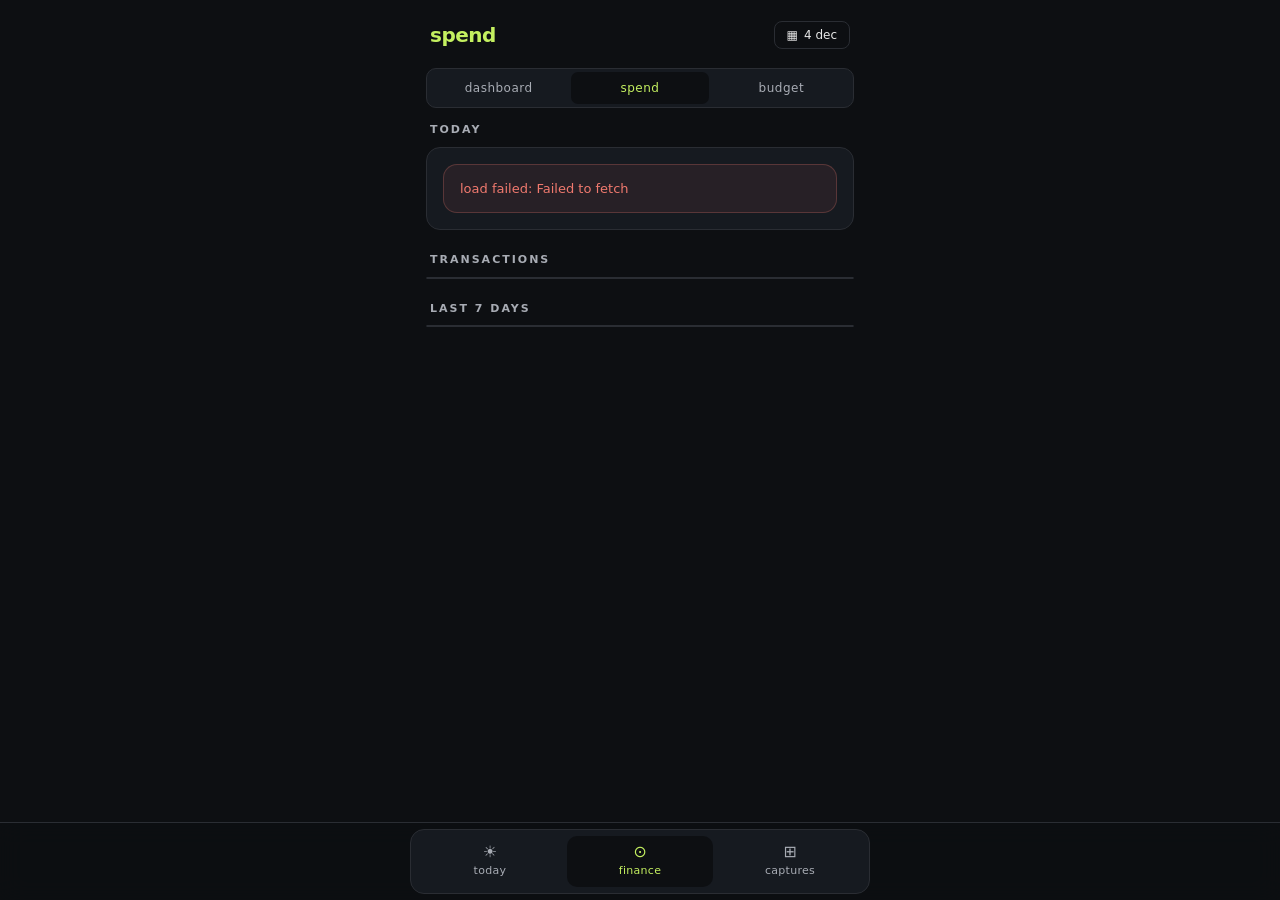
<file: spend.html>
<!DOCTYPE html>
<html lang="en">
<head>
<meta charset="UTF-8" />
<meta name="viewport" content="width=device-width, initial-scale=1.0, viewport-fit=cover" />
<meta name="theme-color" content="#0d0f12" />
<title>Motracker — spend</title>
<link rel="stylesheet" href="./nav.css" />
<script src="./nav.js" defer></script>
<style>
  :root {
    --bg: #0d0f12;
    --surface: #161a20;
    --surface-hover: #1c2026;
    --border: #22262c;
    --border-strong: #2a2d33;
    --text: #e8e8e8;
    --text-dim: #a8acb4;
    --text-faint: #6a6e76;
    --accent: #c4f060;
    --spend: #f0a955;
    --spend-dim: #ba7517;
    --danger: #f0796e;
    --radius: 14px;
  }
  * { box-sizing: border-box; margin: 0; padding: 0; -webkit-tap-highlight-color: transparent; }
  html, body { background: var(--bg); }
  body {
    font-family: 'Inter', -apple-system, BlinkMacSystemFont, system-ui, sans-serif;
    color: var(--text);
    padding: 16px 16px 80px;
    max-width: 460px;
    margin: 0 auto;
    font-size: 15px;
    line-height: 1.5;
    min-height: 100vh;
  }

  section { margin-bottom: 22px; }
  .section-head {
    display: flex; align-items: baseline; justify-content: space-between;
    padding: 0 4px 8px;
    -webkit-user-select: none; user-select: none;
  }
  .section-head h2 {
    font-size: 11px; font-weight: 600; letter-spacing: 2px;
    text-transform: uppercase; color: var(--text-dim);
  }
  .section-head .total { font-size: 13px; color: var(--spend); font-weight: 600; font-variant-numeric: tabular-nums; }

  .card {
    background: var(--surface); border: 1px solid var(--border-strong);
    border-radius: var(--radius); padding: 16px;
  }

  .today-head {
    display: flex; justify-content: space-between; align-items: baseline; margin-bottom: 12px;
  }
  .today-amount {
    font-size: 22px; font-weight: 600; color: var(--text);
    letter-spacing: -0.3px; font-variant-numeric: tabular-nums;
  }
  .today-amount .unit {
    font-size: 13px; font-weight: 400; color: var(--text-dim); margin-left: 4px;
  }
  .today-pct {
    font-size: 15px; font-weight: 600; color: var(--spend);
    font-variant-numeric: tabular-nums;
  }
  .today-pct.over { color: var(--danger); }
  .bar { height: 8px; background: var(--border); border-radius: 4px; overflow: hidden; }
  .bar-fill { height: 100%; background: var(--spend); border-radius: 4px; transition: width 0.4s ease-out; }
  .bar-fill.over { background: var(--danger); }
  .today-foot {
    margin-top: 10px; font-size: 13px; color: var(--text-dim);
    display: flex; justify-content: space-between;
    font-variant-numeric: tabular-nums;
  }
  .today-foot .goal-value { color: var(--text); font-weight: 500; }
  .today-foot .remaining { color: var(--spend-dim); font-weight: 500; }
  .today-foot .remaining.over { color: var(--danger); }

  .txn-list {
    background: var(--surface); border: 1px solid var(--border-strong);
    border-radius: var(--radius); overflow: hidden;
  }
  .txn-row {
    padding: 12px 14px;
    border-bottom: 1px solid var(--border);
    display: flex; justify-content: space-between; align-items: flex-start; gap: 12px;
  }
  .txn-row:last-child { border-bottom: none; }
  .txn-body { flex: 1; min-width: 0; }
  .txn-merchant {
    font-size: 14px; color: var(--text); line-height: 1.3;
    word-wrap: break-word;
  }
  .txn-meta {
    margin-top: 4px; font-size: 11px; color: var(--text-faint);
    display: flex; gap: 8px; align-items: center;
  }
  .txn-source {
    font-size: 10px; padding: 1px 6px;
    border-radius: 8px;
    border: 1px solid var(--border-strong);
    color: var(--text-faint);
  }
  .txn-source.src-revolut { color: #afa9ec; border-color: rgba(127, 119, 221, 0.3); }
  .txn-source.src-erste   { color: #f0a955; border-color: rgba(186, 117, 23, 0.3); }
  .txn-amount {
    font-size: 14px; color: var(--spend); font-weight: 600;
    font-variant-numeric: tabular-nums;
    flex-shrink: 0; white-space: nowrap;
  }

  .day-block { border-bottom: 1px solid var(--border); }
  .day-block:last-child { border-bottom: none; }
  .day-row {
    padding: 12px 14px;
    display: flex; justify-content: space-between; align-items: center; gap: 12px;
    cursor: pointer;
    transition: background 0.15s ease;
  }
  .day-row.today { background: rgba(240, 169, 85, 0.04); }
  .day-row.no-txns { cursor: default; }
  .day-row:not(.no-txns):active { background: var(--surface-hover); }
  .day-chevron {
    flex-shrink: 0;
    width: 14px;
    font-size: 10px;
    color: var(--text-faint);
    text-align: center;
    transition: transform 0.2s ease;
  }
  .day-block.expanded .day-chevron { transform: rotate(90deg); }
  .day-block.no-txns .day-chevron { opacity: 0; }
  .day-body { flex: 1; min-width: 0; }
  .day-label {
    font-size: 14px; color: var(--text); font-weight: 500;
  }
  .day-sub {
    font-size: 11px; color: var(--text-faint); margin-top: 2px;
  }
  .day-bar-wrap {
    flex: 0 0 80px;
    height: 4px; background: var(--border);
    border-radius: 2px; overflow: hidden;
  }
  .day-bar-fill {
    height: 100%; background: var(--spend);
    border-radius: 2px;
  }
  .day-bar-fill.over { background: var(--danger); }
  .day-amount {
    font-size: 14px; color: var(--text); font-weight: 600;
    font-variant-numeric: tabular-nums;
    flex-shrink: 0; white-space: nowrap; min-width: 80px; text-align: right;
  }
  .day-amount.zero { color: var(--text-faint); font-weight: 400; }
  .day-amount.over { color: var(--danger); }

  .day-txns {
    display: none;
    background: rgba(0, 0, 0, 0.15);
    border-top: 1px solid var(--border);
  }
  .day-block.expanded .day-txns { display: block; }
  .day-txns .txn-row {
    padding: 10px 14px 10px 32px;
    border-bottom: 1px solid var(--border);
  }
  .day-txns .txn-row:last-child { border-bottom: none; }
  .day-txns .txn-merchant { font-size: 13px; }

  .loading {
    padding: 18px 16px; text-align: center; font-size: 13px;
    color: var(--text-faint);
  }
  .empty {
    padding: 18px 16px; text-align: center; font-size: 13px;
    color: var(--text-faint); font-style: italic;
  }
  .error-msg {
    padding: 14px 16px; font-size: 13px; color: var(--danger);
    background: rgba(240, 121, 110, 0.08); border: 1px solid rgba(240, 121, 110, 0.25);
    border-radius: var(--radius);
  }
</style>
</head>
<body>

<section>
  <div class="section-head">
    <h2 id="todayHeading">today</h2>
    <span class="total" id="todayTotal"></span>
  </div>
  <div class="card" id="todayCard">
    <div class="loading">loading…</div>
  </div>
</section>

<section>
  <div class="section-head">
    <h2>transactions</h2>
    <span class="total" id="txnCount"></span>
  </div>
  <div class="txn-list" id="txnList">
    <div class="loading">loading…</div>
  </div>
</section>

<section>
  <div class="section-head">
    <h2 id="weekHeading">last 7 days</h2>
    <span class="total" id="weekTotal"></span>
  </div>
  <div class="txn-list" id="weekList">
    <div class="loading">loading…</div>
  </div>
</section>

<script>
  // Init shared nav
  window.addEventListener('DOMContentLoaded', () => {
    MotrackerNav.init({ active: 'finance', sub: 'spend', title: 'spend' });
  });

  const SUPABASE_URL = "https://fwqhomgawlgicqiqqqhw.supabase.co";
  const SUPABASE_ANON_KEY = "eyJhbGciOiJIUzI1NiIsInR5cCI6IkpXVCJ9.eyJpc3MiOiJzdXBhYmFzZSIsInJlZiI6ImZ3cWhvbWdhd2xnaWNxaXFxcWh3Iiwicm9sZSI6ImFub24iLCJpYXQiOjE3NzcyMTE1NDYsImV4cCI6MjA5Mjc4NzU0Nn0.LF82rWM0rX5FKY0Qo5Vsym_VWgV2reL_U8LkHbfWVHI";
  const REST = `${SUPABASE_URL}/rest/v1`;
  const HEADERS = {
    "apikey": SUPABASE_ANON_KEY,
    "Authorization": `Bearer ${SUPABASE_ANON_KEY}`,
    "Content-Type": "application/json",
  };

  function escapeHtml(s) {
    return String(s == null ? "" : s).replace(/[&<>"']/g, c => ({
      "&": "&amp;", "<": "&lt;", ">": "&gt;", '"': "&quot;", "'": "&#39;"
    }[c]));
  }

  function bpDateISO(d = new Date()) {
    const fmt = new Intl.DateTimeFormat('en-CA', {
      timeZone: 'Europe/Budapest',
      year: 'numeric', month: '2-digit', day: '2-digit',
    });
    return fmt.format(d);
  }

  function fmtTime(iso) {
    const d = new Date(iso);
    return d.toLocaleTimeString('en-GB', { hour: '2-digit', minute: '2-digit', timeZone: 'Europe/Budapest' });
  }

  function fmtShortDate(iso) {
    const d = new Date(iso + 'T00:00:00');
    return d.toLocaleDateString('en-GB', { day: 'numeric', month: 'short' }).toLowerCase();
  }

  function fmtDayLabel(iso, refISO) {
    const ref = new Date(refISO + 'T00:00:00');
    const d = new Date(iso + 'T00:00:00');
    const diff = Math.round((ref - d) / 86400000);
    if (diff === 0) return 'this day';
    if (diff === 1) return 'day -1';
    return d.toLocaleDateString('en-GB', { weekday: 'long' }).toLowerCase();
  }

  async function sbGet(path) {
    const res = await fetch(`${REST}/${path}`, { headers: HEADERS });
    if (!res.ok) throw new Error(`GET ${path}: ${res.status}`);
    return res.json();
  }

  // Read VIEW_DATE from shared nav (URL ?date= or today)
  const TODAY = bpDateISO();
  const urlDate = new URLSearchParams(window.location.search).get('date');
  const VIEW_DATE = (urlDate && /^\d{4}-\d{2}-\d{2}$/.test(urlDate) && urlDate <= TODAY)
    ? urlDate : TODAY;
  const IS_PAST = VIEW_DATE !== TODAY;

  // Update section headings if viewing a past date
  if (IS_PAST) {
    document.getElementById('todayHeading').textContent = 'on this day';
    document.getElementById('weekHeading').textContent = 'previous 7 days';
  }

  function get7DayWindow() {
    const days = [];
    const refDate = new Date(VIEW_DATE + 'T00:00:00');
    for (let i = 0; i < 7; i++) {
      const d = new Date(refDate.getTime() - i * 86400000);
      days.push(d.toISOString().slice(0, 10));
    }
    return days;
  }

  async function loadGoal() {
    try {
      const rows = await sbGet(`settings?key=eq.daily_spend_target_huf`);
      return rows.length > 0 ? +rows[0].value : 10000;
    } catch {
      return 10000;
    }
  }

  async function loadSpend7d() {
    const days = get7DayWindow();
    const from = days[days.length - 1];
    const url = `metrics?metric_type=eq.spend&date=gte.${from}&date=lte.${VIEW_DATE}` +
                `&select=id,date,value,note,source,created_at&order=created_at.asc`;
    return await sbGet(url);
  }

  function renderTodayCard(todayRows, goal) {
    const total = todayRows.reduce((s, r) => s + +r.value, 0);
    const pct = goal > 0 ? Math.round((total / goal) * 100) : 0;
    const over = pct > 100;
    const barWidth = Math.min(pct, 100);

    document.getElementById('todayTotal').textContent = `${total.toLocaleString()} HUF`;

    document.getElementById('todayCard').innerHTML = `
      <div class="today-head">
        <span class="today-amount">${total.toLocaleString()}<span class="unit">HUF</span></span>
        <span class="today-pct ${over ? 'over' : ''}">${pct}%</span>
      </div>
      <div class="bar"><div class="bar-fill ${over ? 'over' : ''}" style="width:${barWidth}%"></div></div>
      <div class="today-foot">
        <span>goal <span class="goal-value">${goal.toLocaleString()} HUF</span></span>
        <span class="remaining ${over ? 'over' : ''}">${over ? `+${(total - goal).toLocaleString()} over` : `${(goal - total).toLocaleString()} left`}</span>
      </div>
    `;
  }

  function renderTxnRows(rows) {
    const sorted = rows.slice().sort((a, b) => new Date(b.created_at) - new Date(a.created_at));
    return sorted.map(r => {
      const src = (r.source || '').toLowerCase();
      const srcLabel = src === 'revolut' ? 'revolut' : src === 'erste' ? 'erste' : (src || 'manual');
      const srcCls = src === 'revolut' ? 'src-revolut' : src === 'erste' ? 'src-erste' : '';
      return `
        <div class="txn-row">
          <div class="txn-body">
            <div class="txn-merchant">${escapeHtml(r.note || '(no merchant)')}</div>
            <div class="txn-meta">
              <span>${fmtTime(r.created_at)}</span>
              <span class="txn-source ${srcCls}">${escapeHtml(srcLabel)}</span>
            </div>
          </div>
          <span class="txn-amount">${(+r.value).toLocaleString()} HUF</span>
        </div>
      `;
    }).join('');
  }

  function renderTxnList(todayRows) {
    const list = document.getElementById('txnList');
    const countEl = document.getElementById('txnCount');
    const dayWord = IS_PAST ? 'on this day' : 'today';
    if (todayRows.length === 0) {
      countEl.textContent = `0 ${dayWord}`;
      list.innerHTML = `<div class="empty">no transactions ${dayWord}</div>`;
      return;
    }
    countEl.textContent = `${todayRows.length} ${dayWord}`;
    list.innerHTML = renderTxnRows(todayRows);
  }

  function renderWeek(allRows, goal) {
    const days = get7DayWindow();
    const rowsByDate = new Map();
    days.forEach(d => rowsByDate.set(d, []));
    allRows.forEach(r => {
      if (rowsByDate.has(r.date)) rowsByDate.get(r.date).push(r);
    });

    const totalsByDate = new Map();
    rowsByDate.forEach((rows, d) => {
      totalsByDate.set(d, {
        total: rows.reduce((s, r) => s + +r.value, 0),
        count: rows.length,
        rows,
      });
    });

    const weekTotal = Array.from(totalsByDate.values()).reduce((s, b) => s + b.total, 0);
    document.getElementById('weekTotal').textContent = `${weekTotal.toLocaleString()} HUF`;

    const maxTotal = Math.max(goal, ...Array.from(totalsByDate.values()).map(b => b.total));

    const list = document.getElementById('weekList');
    list.innerHTML = days.map(d => {
      const bucket = totalsByDate.get(d);
      const isViewDay = d === VIEW_DATE;
      const over = bucket.total > goal;
      const isZero = bucket.total === 0;
      const hasTxns = bucket.count > 0;
      const barW = maxTotal > 0 ? Math.round((bucket.total / maxTotal) * 100) : 0;
      return `
        <div class="day-block ${hasTxns ? '' : 'no-txns'}" data-date="${d}">
          <div class="day-row ${isViewDay ? 'today' : ''} ${hasTxns ? '' : 'no-txns'}">
            <span class="day-chevron">▸</span>
            <div class="day-body">
              <div class="day-label">${fmtDayLabel(d, VIEW_DATE)}</div>
              <div class="day-sub">${fmtShortDate(d)} · ${bucket.count} txn${bucket.count === 1 ? '' : 's'}</div>
            </div>
            <div class="day-bar-wrap">
              <div class="day-bar-fill ${over ? 'over' : ''}" style="width:${barW}%"></div>
            </div>
            <span class="day-amount ${isZero ? 'zero' : ''} ${over ? 'over' : ''}">${bucket.total.toLocaleString()} HUF</span>
          </div>
          ${hasTxns ? `<div class="day-txns">${renderTxnRows(bucket.rows)}</div>` : ''}
        </div>
      `;
    }).join('');

    list.querySelectorAll('.day-block').forEach(block => {
      if (block.classList.contains('no-txns')) return;
      const row = block.querySelector('.day-row');
      row.addEventListener('click', () => {
        block.classList.toggle('expanded');
      });
    });
  }

  async function loadAll() {
    try {
      const [goal, allRows] = await Promise.all([loadGoal(), loadSpend7d()]);
      const todayRows = allRows.filter(r => r.date === VIEW_DATE);
      renderTodayCard(todayRows, goal);
      renderTxnList(todayRows);
      renderWeek(allRows, goal);
    } catch (e) {
      console.error(e);
      document.getElementById('todayCard').innerHTML =
        `<div class="error-msg">load failed: ${escapeHtml(e.message)}</div>`;
      document.getElementById('txnList').innerHTML = '';
      document.getElementById('weekList').innerHTML = '';
    }
  }

  loadAll();
</script>

</body>
</html>
</file>
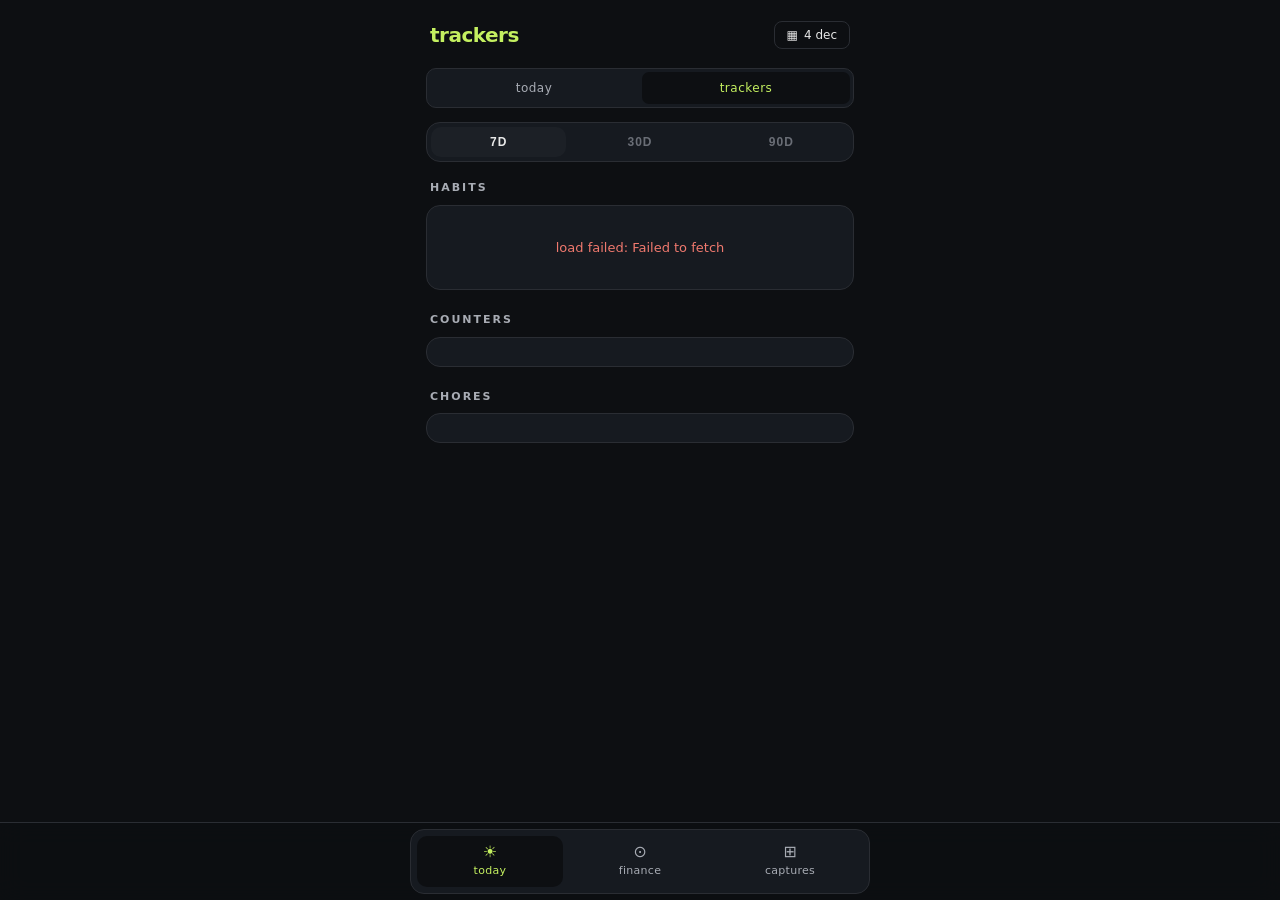
<file: trackers.html>
<!DOCTYPE html>
<html lang="en">
<head>
<meta charset="UTF-8" />
<meta name="viewport" content="width=device-width, initial-scale=1.0, viewport-fit=cover" />
<meta name="theme-color" content="#0d0f12" />
<title>Motracker — trackers</title>
<link rel="stylesheet" href="./nav.css" />
<script src="./nav.js" defer></script>
<style>
  :root {
    --bg: #0d0f12;
    --surface: #161a20;
    --surface-hover: #1c2026;
    --border: #22262c;
    --border-strong: #2a2d33;
    --text: #e8e8e8;
    --text-dim: #a8acb4;
    --text-faint: #6a6e76;
    --accent: #c4f060;
    --accent-dim: #9bb84c;
    --spend: #f0a955;
    --danger: #f0796e;
    --edit: #85b7eb;
    --radius: 14px;
  }
  * { box-sizing: border-box; margin: 0; padding: 0; -webkit-tap-highlight-color: transparent; }
  html, body { background: var(--bg); }
  body {
    font-family: 'Inter', -apple-system, BlinkMacSystemFont, system-ui, sans-serif;
    color: var(--text);
    padding: 16px 16px 80px;
    max-width: 460px;
    margin: 0 auto;
    font-size: 15px;
    line-height: 1.5;
    min-height: 100vh;
  }

  /* period sub-tabs */
  .period-tabs {
    display: flex; gap: 6px;
    background: var(--surface); border: 1px solid var(--border-strong);
    border-radius: var(--radius); padding: 4px;
    margin-bottom: 18px;
  }
  .period-tab {
    flex: 1; text-align: center;
    padding: 8px 0; font-size: 12px; font-weight: 600;
    letter-spacing: 1px; text-transform: uppercase;
    color: var(--text-faint);
    background: transparent; border: none; cursor: pointer;
    border-radius: 10px;
    transition: background 0.15s, color 0.15s;
  }
  .period-tab.active { background: var(--surface-hover); color: var(--text); }

  section { margin-bottom: 22px; }
  .section-head {
    display: flex; align-items: baseline; justify-content: space-between;
    padding: 0 4px 8px;
    -webkit-user-select: none; user-select: none;
  }
  .section-head h2 {
    font-size: 11px; font-weight: 600; letter-spacing: 2px;
    text-transform: uppercase; color: var(--text-dim);
  }
  .section-head .count { font-size: 12px; color: var(--text-faint); font-variant-numeric: tabular-nums; }

  .card {
    background: var(--surface); border: 1px solid var(--border-strong);
    border-radius: var(--radius); padding: 14px;
  }

  .tk-row {
    display: flex; align-items: center; gap: 10px;
    padding: 10px 0;
    border-bottom: 1px solid var(--border);
  }
  .tk-row:last-child { border-bottom: none; }
  .tk-row:first-child { padding-top: 4px; }
  .tk-row:last-child { padding-bottom: 4px; }

  .tk-meta {
    flex: 0 0 90px;
    min-width: 0;
  }
  .tk-label {
    font-size: 13px; color: var(--text); font-weight: 500;
    white-space: nowrap; overflow: hidden; text-overflow: ellipsis;
  }
  .tk-sub {
    font-size: 10px; color: var(--text-faint);
    margin-top: 2px; letter-spacing: 0.3px;
    font-variant-numeric: tabular-nums;
  }

  /* heatmap (booleans) */
  .heatmap {
    flex: 1;
    display: grid;
    gap: 3px;
    grid-auto-flow: column;
  }
  .heatmap-cell {
    aspect-ratio: 1;
    border-radius: 3px;
    background: var(--border);
    min-width: 0;
  }
  .heatmap-cell.on  { background: var(--accent); }
  .heatmap-cell.future { background: transparent; border: 1px dashed var(--border); }
  .heatmap-cell.today { outline: 1px solid var(--edit); outline-offset: 1px; }

  /* bars (counters) */
  .bars {
    flex: 1;
    display: grid;
    gap: 3px;
    grid-auto-flow: column;
    align-items: end;
    height: 36px;
  }
  .bar-cell {
    background: var(--border);
    border-radius: 2px;
    min-height: 2px;
    min-width: 0;
    position: relative;
  }
  .bar-cell.target-met { background: var(--accent); }
  .bar-cell.over { background: var(--spend); }
  .bar-cell.bad { background: var(--danger); }
  .bar-cell.zero { background: var(--border); }
  .bar-cell.today { outline: 1px solid var(--edit); outline-offset: 1px; }

  /* chore reset timeline: dots on horizontal axis */
  .timeline {
    flex: 1;
    position: relative;
    height: 24px;
    background: var(--border);
    border-radius: 4px;
  }
  .timeline-dot {
    position: absolute;
    top: 50%;
    width: 6px; height: 6px;
    margin-left: -3px; margin-top: -3px;
    background: var(--accent);
    border-radius: 50%;
  }
  .timeline-today-mark {
    position: absolute;
    top: -2px; bottom: -2px;
    width: 1px;
    background: var(--edit);
    right: 0;
  }

  .loading {
    padding: 18px 16px; text-align: center; font-size: 13px;
    color: var(--text-faint);
  }
  .empty {
    padding: 22px 16px; text-align: center; font-size: 13px;
    color: var(--text-faint);
  }
  .error-msg {
    padding: 18px 16px; text-align: center; font-size: 13px;
    color: var(--danger);
  }

  .date-axis {
    display: flex; justify-content: space-between;
    padding: 6px 4px 0 100px;
    font-size: 10px; color: var(--text-faint);
    letter-spacing: 0.3px;
  }
</style>
</head>
<body>

<div class="period-tabs" id="periodTabs">
  <button class="period-tab active" data-days="7">7d</button>
  <button class="period-tab" data-days="30">30d</button>
  <button class="period-tab" data-days="90">90d</button>
</div>

<section>
  <div class="section-head"><h2>habits</h2></div>
  <div class="card" id="habitsCard"><div class="loading">loading…</div></div>
</section>

<section>
  <div class="section-head"><h2>counters</h2></div>
  <div class="card" id="countersCard"><div class="loading">loading…</div></div>
</section>

<section>
  <div class="section-head">
    <h2>chores</h2>
    <span class="count" id="choresCount"></span>
  </div>
  <div class="card" id="choresCard"><div class="loading">loading…</div></div>
</section>

<script>
  const SUPABASE_URL = "https://fwqhomgawlgicqiqqqhw.supabase.co";
  const SUPABASE_ANON_KEY = "eyJhbGciOiJIUzI1NiIsInR5cCI6IkpXVCJ9.eyJpc3MiOiJzdXBhYmFzZSIsInJlZiI6ImZ3cWhvbWdhd2xnaWNxaXFxcWh3Iiwicm9sZSI6ImFub24iLCJpYXQiOjE3NzcyMTE1NDYsImV4cCI6MjA5Mjc4NzU0Nn0.LF82rWM0rX5FKY0Qo5Vsym_VWgV2reL_U8LkHbfWVHI";
  const REST = `${SUPABASE_URL}/rest/v1`;
  const HEADERS = {
    "apikey": SUPABASE_ANON_KEY,
    "Authorization": `Bearer ${SUPABASE_ANON_KEY}`,
  };

  document.addEventListener('DOMContentLoaded', () => {
    MotrackerNav.init({ active: 'today', sub: 'trackers', title: 'trackers' });
    wirePeriodTabs();
    loadAll();
  });

  const TODAY  = window.MT_TODAY || new Date().toISOString().slice(0, 10);
  // trackers history is always "ending today" — VIEW_DATE not used for past navigation here
  let PERIOD_DAYS = 7;

  function wirePeriodTabs() {
    document.querySelectorAll('.period-tab').forEach(btn => {
      btn.addEventListener('click', () => {
        document.querySelectorAll('.period-tab').forEach(b => b.classList.remove('active'));
        btn.classList.add('active');
        PERIOD_DAYS = +btn.dataset.days;
        loadAll();
      });
    });
  }

  // ---- tracker config (mirrors index.html) ----
  // workout_done   = trained (gym, run, structured session)
  // workout_active = moved (long walk, hike, manual labor, sport with friends)
  // Both are SEPARATE activities, not states. Both can be true on the same day.
  // cig_factory and cig_rolled are also SEPARATE — different products, tracked separately by intent.
  const HABIT_TRACKERS = [
    { key: 'workout_done',   metric_type: 'workout_done',   unit: 'done', label: 'workout' },
    { key: 'workout_active', metric_type: 'workout_active', unit: 'done', label: 'active day' },
  ];
  const COUNTER_TRACKERS = [
    { key: 'coffee',      metric_type: 'coffee',      unit: 'cups', label: 'coffee',     softCap: 3,    fmt: v => `${v}` },
    { key: 'water',       metric_type: 'water',       unit: 'ml',   label: 'water',      target: 2000,  fmt: v => `${(v/1000).toFixed(1)}L` },
    { key: 'cig_factory', metric_type: 'cig_factory', unit: 'cigs', label: 'cig (fac.)', target: 0,     fmt: v => `${v}` },
    { key: 'cig_rolled',  metric_type: 'cig_rolled',  unit: 'cigs', label: 'cig (rol.)', target: 0,     fmt: v => `${v}` },
  ];
  const CHORES = [
    { key: 'dishes',   metric_type: 'chore_dishes',   label: 'dishes',   cadence: 3 },
    { key: 'living',   metric_type: 'chore_living',   label: 'living',   cadence: 3 },
    { key: 'bathroom', metric_type: 'chore_bathroom', label: 'bathroom', cadence: 7 },
    { key: 'kitchen',  metric_type: 'chore_kitchen',  label: 'kitchen',  cadence: 7 },
  ];

  async function sbGet(path) {
    const res = await fetch(`${REST}/${path}`, { headers: HEADERS });
    if (!res.ok) throw new Error(`GET ${path}: ${res.status}`);
    return res.json();
  }

  function daysArray(n) {
    // returns array of ISO dates ending TODAY, oldest first
    const out = [];
    const t = new Date(TODAY + 'T00:00:00');
    for (let i = n - 1; i >= 0; i--) {
      const d = new Date(t);
      d.setDate(d.getDate() - i);
      out.push(d.toISOString().slice(0, 10));
    }
    return out;
  }

  function fmtShortDate(iso) {
    const d = new Date(iso + 'T00:00:00');
    return d.toLocaleDateString('en-GB', { day: 'numeric', month: 'short' }).toLowerCase();
  }

  async function loadAll() {
    const dates = daysArray(PERIOD_DAYS);
    const start = dates[0];
    const dailyTypes = [...new Set([
      ...HABIT_TRACKERS.map(c => c.metric_type),
      ...COUNTER_TRACKERS.map(c => c.metric_type),
    ])];
    const choreTypes = CHORES.map(c => c.metric_type);
    try {
      const [dailyRows, choreRows] = await Promise.all([
        sbGet(`metrics?date=gte.${start}&date=lte.${TODAY}&metric_type=in.(${dailyTypes.join(',')})&select=date,metric_type,unit,value&order=date.asc`),
        sbGet(`metrics?metric_type=in.(${choreTypes.join(',')})&date=gte.${start}&date=lte.${TODAY}&select=metric_type,created_at&order=created_at.asc`),
      ]);
      const idx = new Map();
      dailyRows.forEach(r => {
        idx.set(`${r.metric_type}|${r.unit}|${r.date}`, +r.value);
      });
      // group chore resets by metric_type
      const resetsByType = new Map();
      choreTypes.forEach(t => resetsByType.set(t, []));
      choreRows.forEach(r => {
        resetsByType.get(r.metric_type)?.push(r.created_at);
      });
      renderHabits(dates, idx);
      renderCounters(dates, idx);
      renderChores(dates, resetsByType);
    } catch (e) {
      console.error(e);
      document.getElementById('habitsCard').innerHTML =
        `<div class="error-msg">load failed: ${escapeHtml(e.message)}</div>`;
      document.getElementById('countersCard').innerHTML = '';
      document.getElementById('choresCard').innerHTML = '';
    }
  }

  function escapeHtml(s) {
    return String(s == null ? '' : s).replace(/[&<>"']/g, c => ({
      '&': '&amp;', '<': '&lt;', '>': '&gt;', '"': '&quot;', "'": '&#39;'
    }[c]));
  }

  function renderHabits(dates, idx) {
    const rows = HABIT_TRACKERS.map(cfg => {
      const cells = dates.map(d => {
        const v = idx.get(`${cfg.metric_type}|${cfg.unit}|${d}`);
        const on = v != null && v >= 1;
        const today = d === TODAY ? ' today' : '';
        return `<div class="heatmap-cell ${on ? 'on' : ''}${today}"></div>`;
      }).join('');
      const total = dates.reduce((s, d) => {
        const v = idx.get(`${cfg.metric_type}|${cfg.unit}|${d}`);
        return s + (v != null && v >= 1 ? 1 : 0);
      }, 0);
      return `
        <div class="tk-row">
          <div class="tk-meta">
            <div class="tk-label">${cfg.label}</div>
            <div class="tk-sub">${total}/${dates.length} days</div>
          </div>
          <div class="heatmap" style="grid-template-columns: repeat(${dates.length}, 1fr);">
            ${cells}
          </div>
        </div>`;
    }).join('');
    document.getElementById('habitsCard').innerHTML = rows;
  }

  function renderCounters(dates, idx) {
    const rows = COUNTER_TRACKERS.map(cfg => {
      // compute max value across the period for scaling
      const vals = dates.map(d => idx.get(`${cfg.metric_type}|${cfg.unit}|${d}`) || 0);
      const peakRaw = Math.max(...vals);
      // for target=0 (cigs) use peak (any value is "bad"); for target>0 (water) use max(peak, target); for softCap (coffee) use max(peak, softCap*2)
      let scale;
      if (cfg.target && cfg.target > 0)      scale = Math.max(peakRaw, cfg.target);
      else if (cfg.softCap)                  scale = Math.max(peakRaw, cfg.softCap * 1.3);
      else                                   scale = Math.max(peakRaw, 1);

      const cells = dates.map((d, i) => {
        const v = vals[i];
        const h = v <= 0 ? 0 : Math.max(2, (v / scale) * 100);
        let cls = 'zero';
        if (v > 0) {
          if (cfg.target === 0)                                cls = 'bad';
          else if (cfg.softCap && v > cfg.softCap)             cls = 'over';
          else if (cfg.target && v >= cfg.target)              cls = 'target-met';
          else                                                 cls = '';
        }
        const today = d === TODAY ? ' today' : '';
        const title = `${fmtShortDate(d)}: ${cfg.fmt(v)}`;
        return `<div class="bar-cell ${cls}${today}" style="height: ${h}%" title="${title}"></div>`;
      }).join('');

      const total = vals.reduce((a, b) => a + b, 0);
      const avg = total / dates.length;
      const subText = cfg.target === 0
        ? `${total} total · avg ${avg.toFixed(1)}/d`
        : `avg ${cfg.fmt(avg)}/d`;

      return `
        <div class="tk-row">
          <div class="tk-meta">
            <div class="tk-label">${cfg.label}</div>
            <div class="tk-sub">${subText}</div>
          </div>
          <div class="bars" style="grid-template-columns: repeat(${dates.length}, 1fr);">
            ${cells}
          </div>
        </div>`;
    }).join('');
    document.getElementById('countersCard').innerHTML = rows;
  }

  function renderChores(dates, resetsByType) {
    const start = new Date(dates[0] + 'T00:00:00').getTime();
    const end = new Date(dates[dates.length - 1] + 'T23:59:59').getTime();
    const span = end - start;

    let totalResets = 0;
    const rows = CHORES.map(cfg => {
      const resets = resetsByType.get(cfg.metric_type) || [];
      totalResets += resets.length;
      const dots = resets.map(iso => {
        const t = new Date(iso).getTime();
        const pct = Math.max(0, Math.min(100, ((t - start) / span) * 100));
        const label = new Date(iso).toLocaleDateString('en-GB', { day: 'numeric', month: 'short' }).toLowerCase();
        return `<div class="timeline-dot" style="left:${pct}%" title="${label}"></div>`;
      }).join('');
      const lastReset = resets.length > 0 ? resets[resets.length - 1] : null;
      let sub = 'never';
      if (lastReset) {
        const hours = (Date.now() - new Date(lastReset).getTime()) / 3600000;
        if (hours < 24) sub = `${Math.floor(hours)}h ago`;
        else sub = `${Math.floor(hours / 24)}d ago`;
      }
      return `
        <div class="tk-row">
          <div class="tk-meta">
            <div class="tk-label">${cfg.label}</div>
            <div class="tk-sub">${resets.length} reset${resets.length === 1 ? '' : 's'} · ${sub}</div>
          </div>
          <div class="timeline">
            ${dots}
            <div class="timeline-today-mark"></div>
          </div>
        </div>`;
    }).join('');

    document.getElementById('choresCount').textContent =
      `${totalResets} reset${totalResets === 1 ? '' : 's'} in ${dates.length}d`;
    document.getElementById('choresCard').innerHTML = rows;
  }
</script>
</body>
</html>
</file>
<file: nav.css>
/* Motracker shared nav — bottom tab bar + sub-tabs + date pill */
:root {
  --nav-bg: #161a20;
  --nav-border: #2a2d33;
  --nav-text: #a8acb4;
  --nav-text-active: #c4f060;
  --nav-bg-active: #0d0f12;
  --nav-edit: #85b7eb;
  --nav-edit-bg: rgba(55, 138, 221, 0.08);
  --nav-edit-border: rgba(55, 138, 221, 0.4);
}

/* Top header bar — title + today-jump + date pill */
.mt-header {
  display: flex; align-items: center; justify-content: space-between;
  margin-bottom: 18px; padding: 4px 4px 0; gap: 8px;
}
.mt-header h1 {
  font-size: 20px; font-weight: 600; letter-spacing: -0.5px;
  color: var(--nav-text-active); margin: 0;
}
.mt-header h1.past { color: var(--nav-edit); }
.mt-header-right { display: flex; align-items: center; gap: 6px; }

.mt-today-btn {
  background: var(--nav-edit-bg); border: 1px solid var(--nav-edit-border);
  color: var(--nav-edit); font-size: 11px;
  padding: 6px 10px; border-radius: 8px;
  font-family: inherit; cursor: pointer;
  display: none; align-items: center; gap: 4px;
  letter-spacing: 0.3px;
  -webkit-tap-highlight-color: transparent;
}
.mt-today-btn.show { display: inline-flex; }
.mt-today-btn:active { opacity: 0.7; }

.mt-date-pill {
  background: transparent; border: 1px solid var(--nav-border);
  color: #e8e8e8; font-size: 12px;
  padding: 6px 12px; border-radius: 8px;
  font-family: inherit; cursor: pointer;
  display: inline-flex; align-items: center; gap: 6px;
  font-variant-numeric: tabular-nums;
  -webkit-tap-highlight-color: transparent;
}
.mt-date-pill:active { background: var(--nav-bg); }
.mt-date-pill.past {
  border-color: var(--nav-edit-border);
  color: var(--nav-edit);
}
.mt-date-pill .icon { font-size: 12px; line-height: 1; }

/* Finance sub-tabs */
.mt-subtabs {
  display: none; gap: 4px;
  background: var(--nav-bg); border: 1px solid var(--nav-border);
  border-radius: 10px; padding: 3px;
  margin-bottom: 14px;
}
.mt-subtabs.show { display: flex; }
.mt-subtab {
  flex: 1; background: transparent; border: none;
  color: var(--nav-text); font-size: 12px;
  padding: 7px 0; border-radius: 7px;
  font-family: inherit; cursor: pointer;
  letter-spacing: 0.5px;
  -webkit-tap-highlight-color: transparent;
  text-decoration: none; text-align: center;
}
.mt-subtab.active {
  background: var(--nav-bg-active);
  color: var(--nav-text-active);
  font-weight: 500;
}

/* Bottom tab bar */
.mt-tabbar {
  position: fixed; bottom: 0; left: 0; right: 0;
  background: rgba(13, 15, 18, 0.92);
  backdrop-filter: blur(12px);
  -webkit-backdrop-filter: blur(12px);
  border-top: 1px solid var(--nav-border);
  padding: 6px 12px calc(6px + env(safe-area-inset-bottom)) 12px;
  z-index: 50;
}
.mt-tabbar-inner {
  display: flex; gap: 4px;
  max-width: 460px; margin: 0 auto;
  background: var(--nav-bg); border: 1px solid var(--nav-border);
  border-radius: 14px; padding: 6px;
}
.mt-tab {
  flex: 1; background: transparent; border: none;
  color: var(--nav-text); font-size: 11px;
  padding: 8px 0; border-radius: 10px;
  font-family: inherit; cursor: pointer;
  display: flex; flex-direction: column; align-items: center; gap: 3px;
  letter-spacing: 0.3px;
  text-decoration: none;
  -webkit-tap-highlight-color: transparent;
}
.mt-tab.active {
  background: var(--nav-bg-active);
  color: var(--nav-text-active);
  font-weight: 500;
}
.mt-tab .icon { font-size: 16px; line-height: 1; }

/* Ensure page content doesn't get hidden under the bar */
body.mt-has-tabbar { padding-bottom: 110px !important; }

/* Calendar modal — reused across pages */
.mt-cal-backdrop {
  position: fixed; inset: 0; background: rgba(0,0,0,0.6);
  display: none; align-items: center; justify-content: center;
  z-index: 200; padding: 20px;
}
.mt-cal-backdrop.show { display: flex; }
.mt-cal-modal {
  background: #161a20; border: 1px solid var(--nav-border);
  border-radius: 14px; padding: 18px;
  width: 100%; max-width: 360px;
}
.mt-cal-title {
  font-size: 14px; font-weight: 600; color: #e8e8e8;
  margin-bottom: 14px;
  display: flex; justify-content: space-between; align-items: center;
}
.mt-cal-close {
  background: transparent; border: none; color: #6a6e76;
  font-size: 18px; cursor: pointer; padding: 4px 8px;
  line-height: 1; font-family: inherit;
}
.mt-cal-nav {
  display: flex; justify-content: space-between; align-items: center;
  margin-bottom: 10px;
}
.mt-cal-nav-btn {
  background: transparent; border: 1px solid var(--nav-border);
  color: var(--nav-text); padding: 4px 10px; border-radius: 6px;
  cursor: pointer; font-size: 14px; font-family: inherit;
}
.mt-cal-nav-btn:active { background: #1c2026; }
.mt-cal-month-label {
  font-size: 14px; font-weight: 600; color: #e8e8e8;
}
.mt-cal-grid {
  display: grid; grid-template-columns: repeat(7, 1fr); gap: 2px;
}
.mt-cal-dow {
  text-align: center; font-size: 10px; color: #6a6e76;
  text-transform: uppercase; letter-spacing: 1px;
  padding: 6px 0;
}
.mt-cal-day {
  text-align: center; padding: 8px 0; font-size: 13px;
  color: #e8e8e8; cursor: pointer; border-radius: 6px;
  background: transparent;
  border: 1px solid transparent;
  font-family: inherit;
  font-variant-numeric: tabular-nums;
}
.mt-cal-day:active { background: #1c2026; }
.mt-cal-day.other-month { color: #6a6e76; opacity: 0.4; }
.mt-cal-day.today {
  color: var(--nav-text-active); font-weight: 600;
  border-color: rgba(196, 240, 96, 0.3);
}
.mt-cal-day.selected {
  background: var(--nav-edit); color: #fff; font-weight: 600;
}
.mt-cal-day.future {
  color: #6a6e76; opacity: 0.3; cursor: not-allowed;
}
.mt-cal-foot {
  margin-top: 14px; display: flex; justify-content: center;
}
.mt-cal-foot button {
  background: transparent; border: 1px solid var(--nav-border);
  color: var(--nav-text); padding: 6px 14px; border-radius: 8px;
  cursor: pointer; font-family: inherit; font-size: 13px;
}
.mt-cal-foot button:active { background: #1c2026; }
</file>
